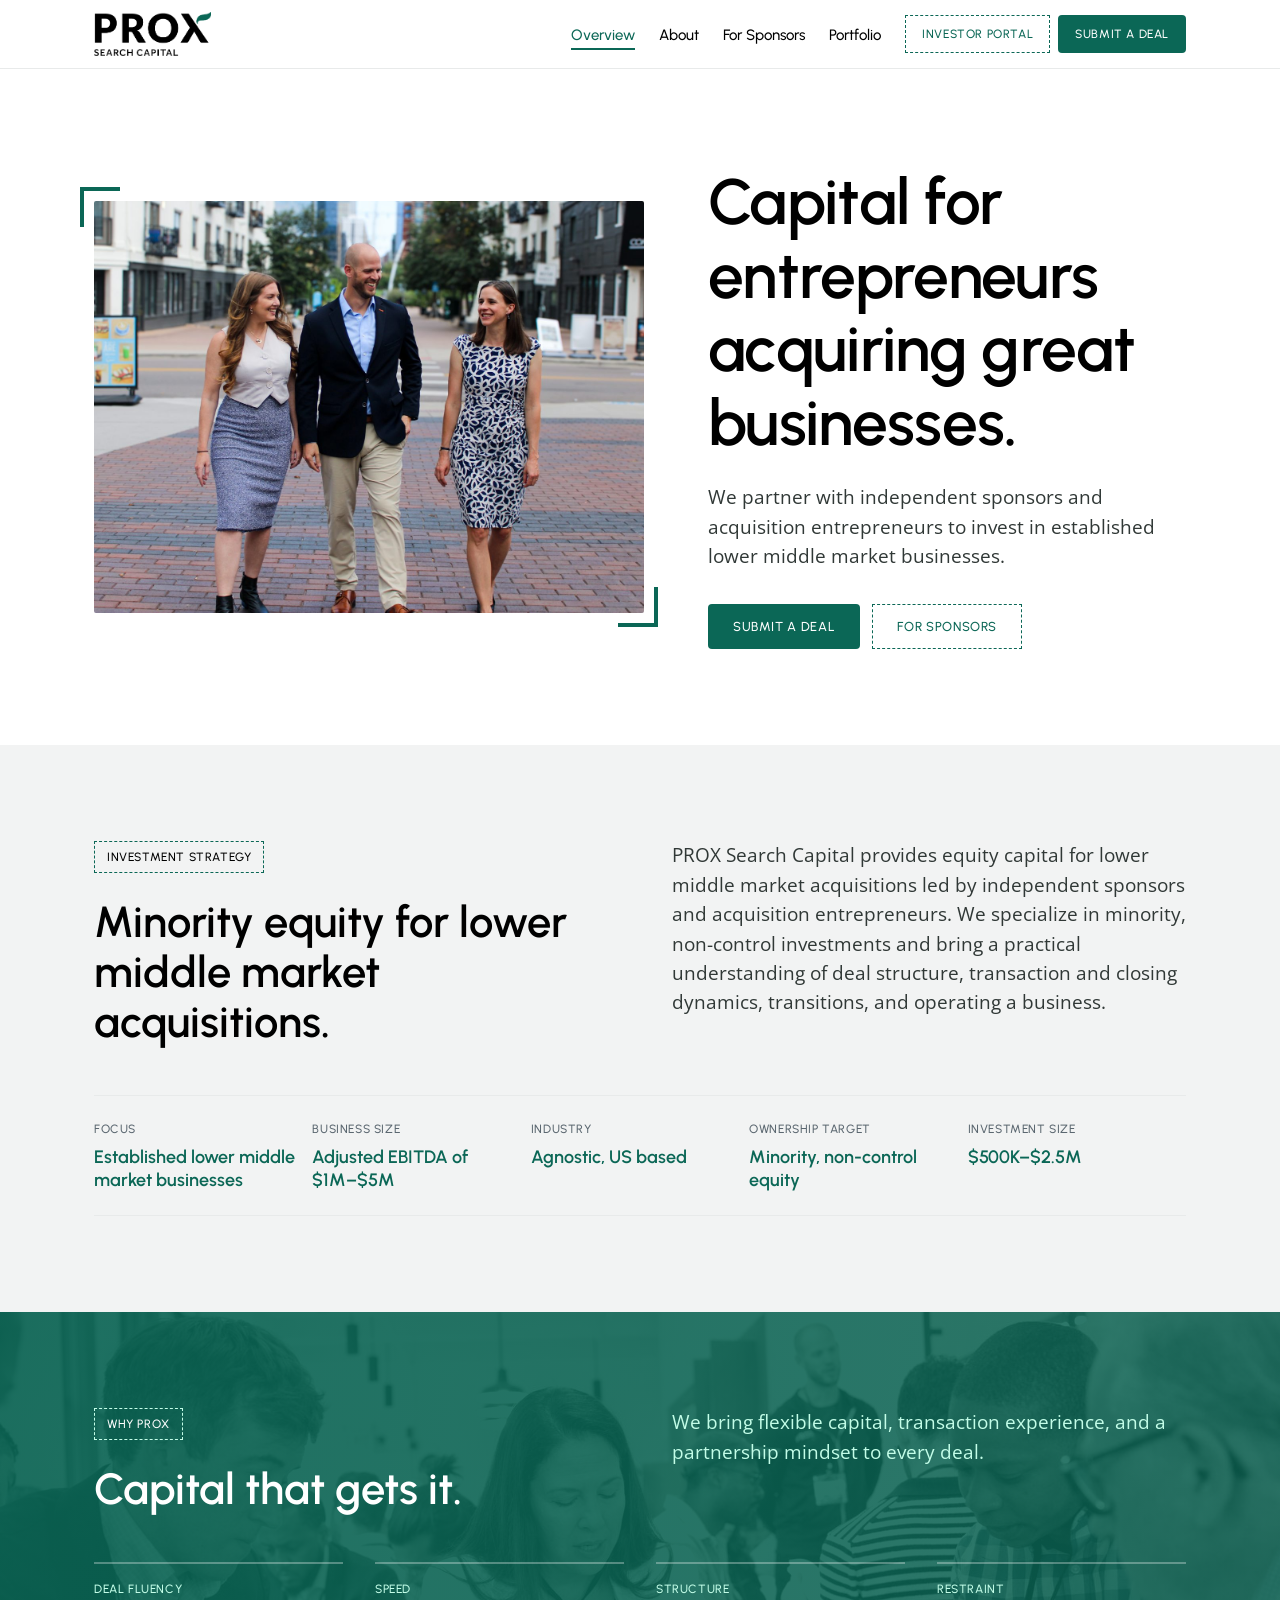
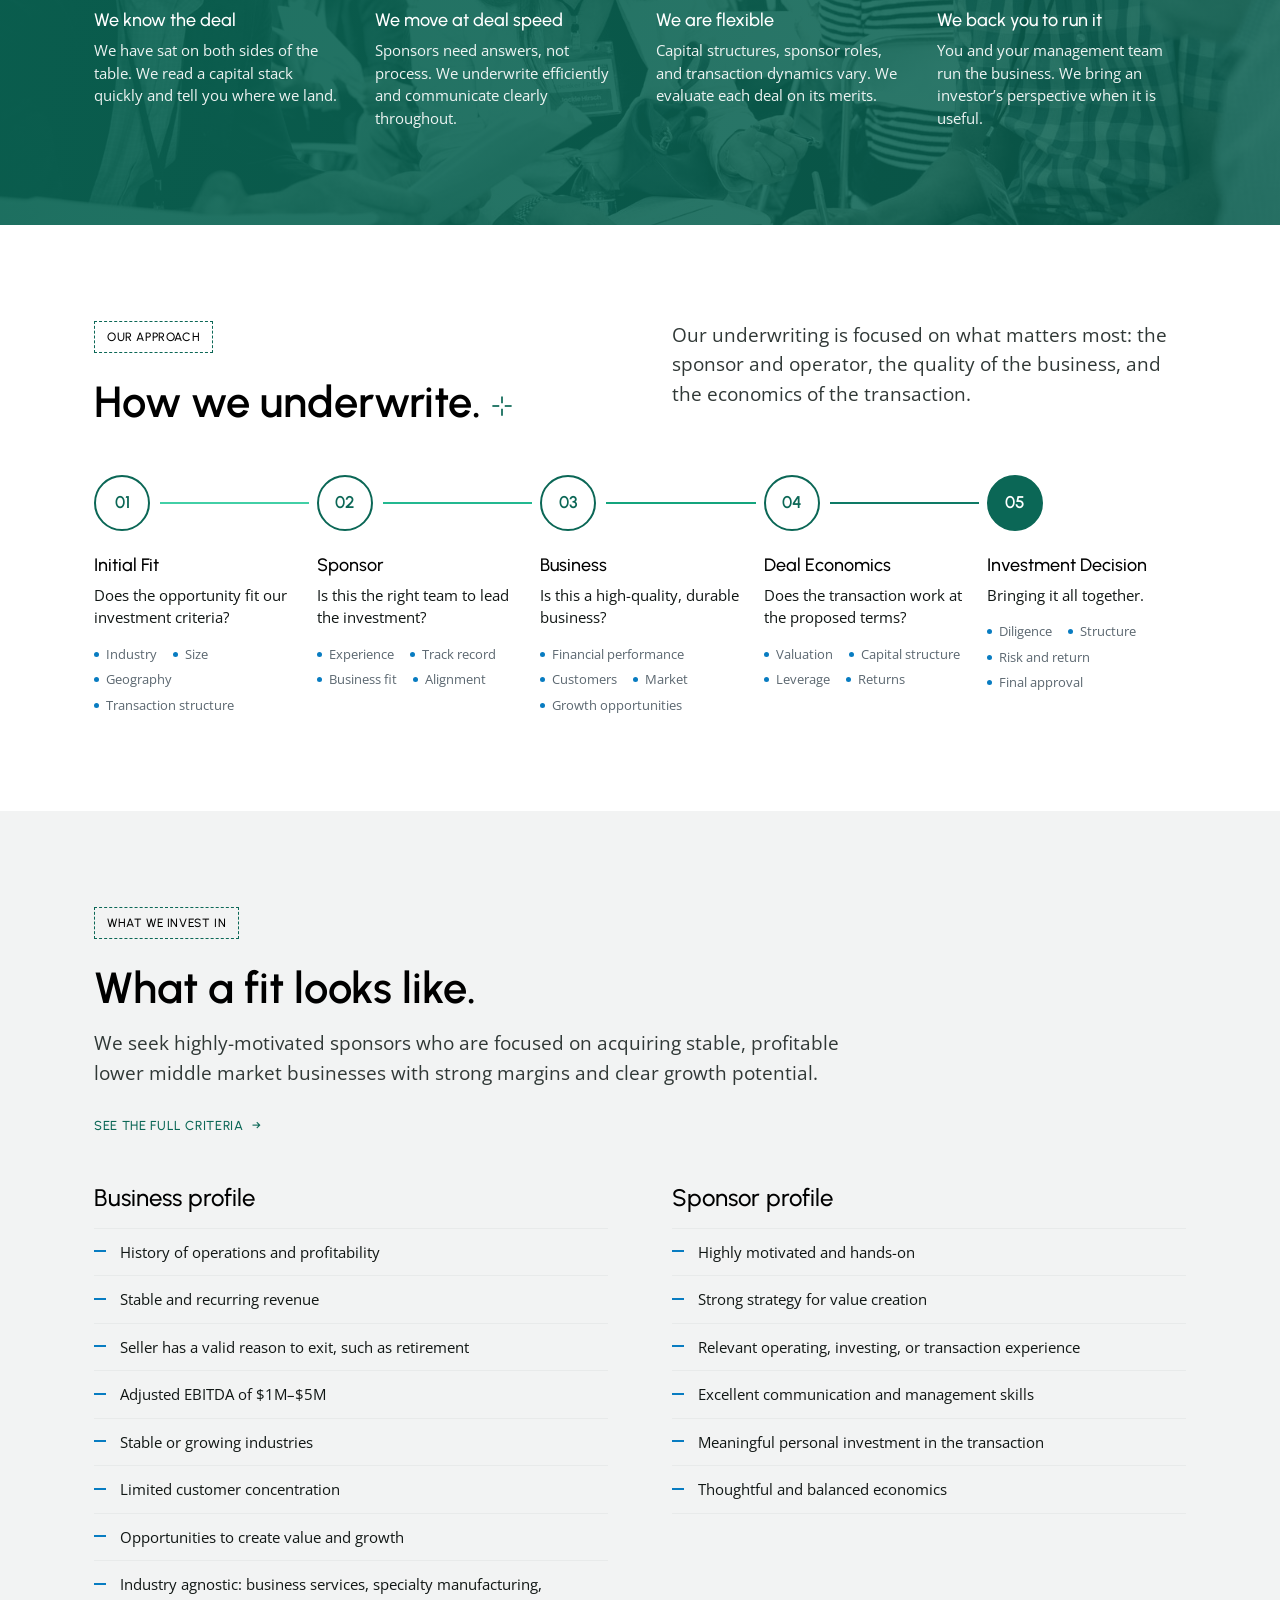
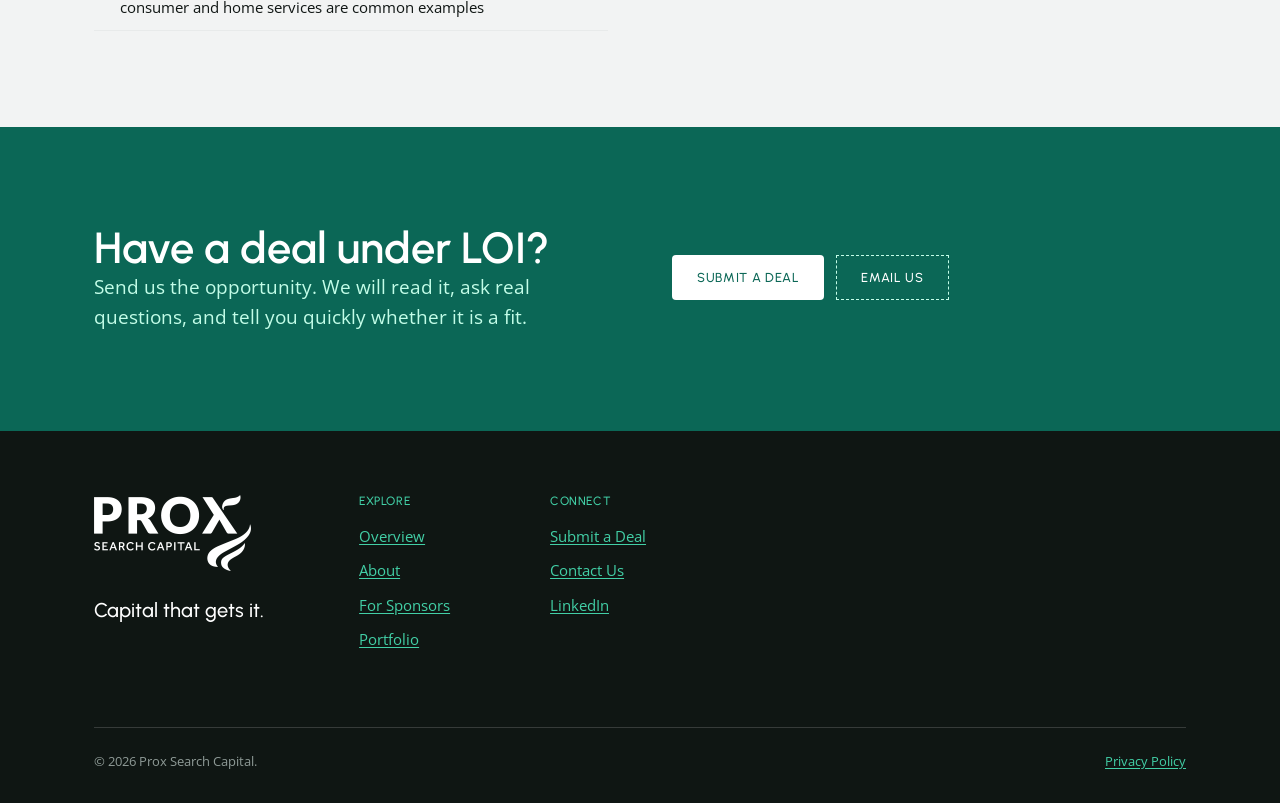
<file: index.html>
<!doctype html>
<html lang="en">
<head>
<meta charset="utf-8">
<meta name="viewport" content="width=device-width, initial-scale=1">
<meta name="color-scheme" content="light">
<title>Prox Search Capital — Capital for Entrepreneurs Acquiring Great Businesses</title>
<meta name="description" content="Prox Search Capital provides minority equity capital for lower middle market acquisitions led by independent sponsors and acquisition entrepreneurs.">
<link rel="icon" href="favicon.ico" sizes="any">
<link rel="icon" type="image/png" sizes="32x32" href="assets/logos/favicon-32.png">
<link rel="icon" type="image/png" sizes="16x16" href="assets/logos/favicon-16.png">
<link rel="apple-touch-icon" href="assets/logos/apple-touch-icon.png">
<link rel="preconnect" href="https://fonts.googleapis.com">
<link rel="preconnect" href="https://fonts.gstatic.com" crossorigin>
<link href="https://fonts.googleapis.com/css2?family=Urbanist:ital,wght@0,400;0,500;0,600;1,400;1,500;1,600&family=Open+Sans:ital,wght@0,400;0,600;1,400;1,600&display=swap" rel="stylesheet">
<link rel="stylesheet" href="css/tokens.css">
<link rel="stylesheet" href="css/site.css">
</head>
<body>
<a class="skip" href="#main">Skip to content</a>

<header class="site-header">
  <div class="wrap site-header__inner">
    <a class="site-header__logo" href="index.html" aria-label="Prox Search Capital — home">
      <img src="assets/logos/prox-primary-color.png" alt="Prox Search Capital" width="590" height="222">
    </a>
    <button class="nav-toggle" type="button" aria-expanded="false" aria-controls="site-nav">Menu</button>
    <nav class="site-nav" id="site-nav" aria-label="Primary">
      <ul>
          <li><a href="index.html" aria-current="page">Overview</a></li>
          <li><a href="about.html">About</a></li>
          <li><a href="for-sponsors.html">For Sponsors</a></li>
          <li><a href="portfolio.html">Portfolio</a></li>
          <li class="nav-mobile-only"><a href="submit.html">Submit a Deal</a></li>
          <li class="nav-mobile-only"><a href="https://valence.vectorais.com/login">Investor Portal</a></li>      </ul>
    </nav>
    <div class="site-header__actions">
      <a class="btn btn--bracket" href="https://valence.vectorais.com/login">Investor Portal</a>
      <a class="btn btn--primary" href="submit.html">Submit a Deal</a>
    </div>
  </div>
</header>

<main id="main">
  <!-- ===== Hero ===== -->
  <section class="hero">
    <div class="wrap">
      <div class="split split--wide-left">
        <div class="framed">
          <img src="assets/img/hero-team.jpg" alt="The Prox Search Capital team walking through downtown Denver" width="1380" height="1035">
        </div>
        <div>
          <h1>Capital for entrepreneurs acquiring great businesses.</h1>
          <p class="lead">We partner with independent sponsors and acquisition entrepreneurs to invest in established lower middle market businesses.</p>
          <div class="btn-row">
            <a class="btn btn--primary" href="submit.html">Submit a Deal</a>
            <a class="btn btn--bracket" href="for-sponsors.html">For Sponsors</a>
          </div>
        </div>
      </div>
    </div>
  </section>

  <!-- ===== Investment strategy ===== -->
  <section class="section section--gray">
    <div class="wrap">
      <div class="section-head section-head--split">
        <div>
          <span class="marker">Investment Strategy</span>
          <h2>Minority equity for lower middle market acquisitions.</h2>
        </div>
        <div class="section-head__body">
          <p class="lead">PROX Search Capital provides equity capital for lower middle market acquisitions led by independent sponsors and acquisition entrepreneurs. We specialize in minority, non-control investments and bring a practical understanding of deal structure, transaction and closing dynamics, transitions, and operating a business.</p>
        </div>
      </div>

      <dl class="facts">
        <div>
          <dt>Focus</dt>
          <dd>Established lower middle market businesses</dd>
        </div>
        <div>
          <dt>Business Size</dt>
          <dd>Adjusted EBITDA of $1M&ndash;$5M</dd>
        </div>
        <div>
          <dt>Industry</dt>
          <dd>Agnostic, US based</dd>
        </div>
        <div>
          <dt>Ownership Target</dt>
          <dd>Minority, non-control equity</dd>
        </div>
        <div>
          <dt>Investment Size</dt>
          <dd>$500K&ndash;$2.5M</dd>
        </div>
      </dl>
    </div>
  </section>

  <!-- ===== Capital that gets it, over the deal-workshop photo ===== -->
  <section class="photoband">
    <img class="photoband__img" src="assets/img/deal-workshop.jpg" alt="" aria-hidden="true" width="1600" height="1066" loading="lazy">
    <div class="wrap">
      <div class="section-head section-head--split">
        <div>
          <span class="marker">Why PROX</span>
          <h2>Capital that gets it.</h2>
        </div>
        <div class="section-head__body">
          <p class="lead">We bring flexible capital, transaction experience, and a partnership mindset to every deal.</p>
        </div>
      </div>

      <ul class="feature-list">
        <li>
          <span class="feature-list__idx">Deal fluency</span>
          <h4>We know the deal</h4>
          <p>We have sat on both sides of the table. We read a capital stack quickly and tell you where we land.</p>
        </li>
        <li>
          <span class="feature-list__idx">Speed</span>
          <h4>We move at deal speed</h4>
          <p>Sponsors need answers, not process. We underwrite efficiently and communicate clearly throughout.</p>
        </li>
        <li>
          <span class="feature-list__idx">Structure</span>
          <h4>We are flexible</h4>
          <p>Capital structures, sponsor roles, and transaction dynamics vary. We evaluate each deal on its merits.</p>
        </li>
        <li>
          <span class="feature-list__idx">Restraint</span>
          <h4>We back you to run it</h4>
          <p>You and your management team run the business. We bring an investor&rsquo;s perspective when it is useful.</p>
        </li>
      </ul>
    </div>
  </section>

  <!-- ===== Our approach ===== -->
  <section class="section">
    <div class="wrap">
      <div class="section-head section-head--split">
        <div>
          <span class="marker">Our Approach</span>
          <h2>How we underwrite.<svg class="crosshair" viewBox="0 0 64 64" fill="none" aria-hidden="true"><g stroke="#0B6756" stroke-width="5"><path d="M32 4 V24"/><path d="M32 40 V60"/><path d="M4 32 H24"/><path d="M40 32 H60"/></g></svg></h2>
        </div>
        <div class="section-head__body">
          <p class="lead">Our underwriting is focused on what matters most: the sponsor and operator, the quality of the business, and the economics of the transaction.</p>
        </div>
      </div>

      <ol class="process">
        <li class="process__step">
          <div class="process__node">01</div>
          <h4>Initial Fit</h4>
          <p>Does the opportunity fit our investment criteria?</p>
          <ul class="chips">
            <li>Industry</li><li>Size</li><li>Geography</li><li>Transaction structure</li>
          </ul>
        </li>
        <li class="process__step">
          <div class="process__node">02</div>
          <h4>Sponsor</h4>
          <p>Is this the right team to lead the investment?</p>
          <ul class="chips">
            <li>Experience</li><li>Track record</li><li>Business fit</li><li>Alignment</li>
          </ul>
        </li>
        <li class="process__step">
          <div class="process__node">03</div>
          <h4>Business</h4>
          <p>Is this a high-quality, durable business?</p>
          <ul class="chips">
            <li>Financial performance</li><li>Customers</li><li>Market</li><li>Growth opportunities</li>
          </ul>
        </li>
        <li class="process__step">
          <div class="process__node">04</div>
          <h4>Deal Economics</h4>
          <p>Does the transaction work at the proposed terms?</p>
          <ul class="chips">
            <li>Valuation</li><li>Capital structure</li><li>Leverage</li><li>Returns</li>
          </ul>
        </li>
        <li class="process__step">
          <div class="process__node process__node--final">05</div>
          <h4>Investment Decision</h4>
          <p>Bringing it all together.</p>
          <ul class="chips">
            <li>Diligence</li><li>Structure</li><li>Risk and return</li><li>Final approval</li>
          </ul>
        </li>
      </ol>
    </div>
  </section>

  <!-- ===== Investment criteria ===== -->
  <section class="section section--gray">
    <div class="wrap">
      <div class="section-head">
        <span class="marker">What We Invest In</span>
        <h2>What a fit looks like.</h2>
        <p class="lead">We seek highly-motivated sponsors who are focused on acquiring stable, profitable lower middle market businesses with strong margins and clear growth potential.</p>
        <p style="margin-top:var(--prox-5)"><a class="cta-text" href="for-sponsors.html#what-we-invest-in">See the full criteria</a></p>
      </div>

      <div class="split" style="align-items:start">
        <div>
          <h3 style="margin-bottom:var(--prox-4)">Business profile</h3>
          <ul class="rule-list">
            <li>History of operations and profitability</li>
            <li>Stable and recurring revenue</li>
            <li>Seller has a valid reason to exit, such as retirement</li>
            <li>Adjusted EBITDA of $1M&ndash;$5M</li>
            <li>Stable or growing industries</li>
            <li>Limited customer concentration</li>
            <li>Opportunities to create value and growth</li>
            <li>Industry agnostic: business services, specialty manufacturing, consumer and home services are common examples</li>
          </ul>
        </div>
        <div>
          <h3 style="margin-bottom:var(--prox-4)">Sponsor profile</h3>
          <ul class="rule-list">
            <li>Highly motivated and hands-on</li>
            <li>Strong strategy for value creation</li>
            <li>Relevant operating, investing, or transaction experience</li>
            <li>Excellent communication and management skills</li>
            <li>Meaningful personal investment in the transaction</li>
            <li>Thoughtful and balanced economics</li>
          </ul>
        </div>
      </div>
    </div>
  </section>

  <!-- ===== Closing CTA ===== -->
  <section class="section section--green">
    <div class="wrap">
      <div class="split">
        <div>
          <h2 style="color:#fff">Have a deal under LOI?</h2>
          <p class="lead" style="color:var(--prox-green-1100)">Send us the opportunity. We will read it, ask real questions, and tell you quickly whether it is a fit.</p>
        </div>
        <div class="btn-row">
          <a class="btn btn--primary" href="submit.html">Submit a Deal</a>
          <a class="btn btn--bracket" href="mailto:info@proxcapitalgroup.com">Email Us</a>
        </div>
      </div>
    </div>
  </section>
</main>

<footer class="site-footer">
  <div class="wrap">
    <div class="site-footer__top">
      <div>
        <div class="site-footer__logo">
          <img src="assets/logos/prox-stacked-white.png" alt="Prox Search Capital" width="628" height="304">
        </div>
        <p class="site-footer__tagline">Capital that gets it.</p>
      </div>
      <div>
        <h4>Explore</h4>
        <ul>
          <li><a href="index.html">Overview</a></li>
          <li><a href="about.html">About</a></li>
          <li><a href="for-sponsors.html">For Sponsors</a></li>
          <li><a href="portfolio.html">Portfolio</a></li>
        </ul>
      </div>
      <div>
        <h4>Connect</h4>
        <ul>
          <li><a href="submit.html">Submit a Deal</a></li>
          <li><a href="submit.html">Contact Us</a></li>
          <li><a href="https://www.linkedin.com/company/prox-search-capital/">LinkedIn</a></li>
        </ul>
      </div>
      <div class="site-footer__news">
        <div class="beehiiv-embed">
          <script async src="https://subscribe-forms.beehiiv.com/v3/loader.js" data-beehiiv-form="9998e3a9-7fa9-4e20-96c9-e28aa555a56b"></script>
        </div>
      </div>
    </div>
    <div class="site-footer__bottom">
      <span>&copy; 2026 Prox Search Capital.</span>
      <span><a href="privacy-policy.html">Privacy Policy</a></span>
    </div>
  </div>
</footer>

<script src="js/site.js"></script>
</body>
</html>
</file>
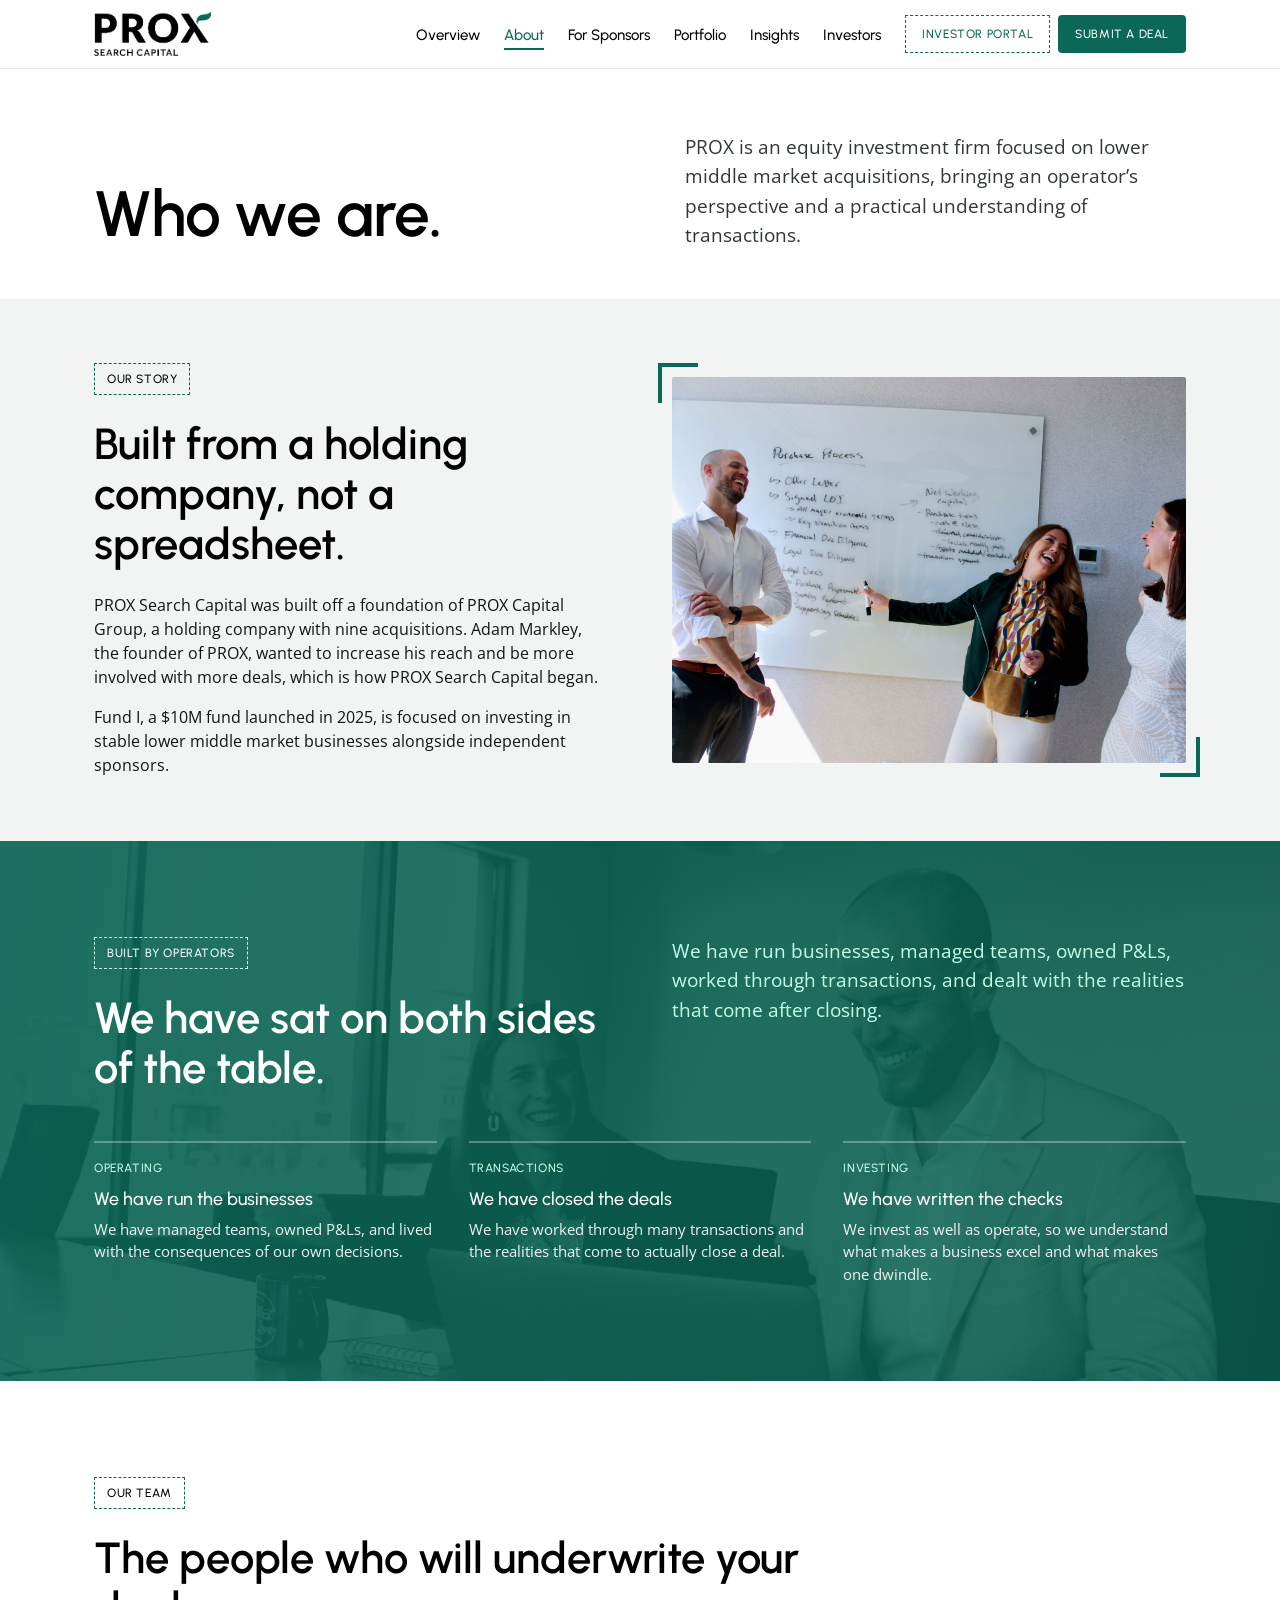
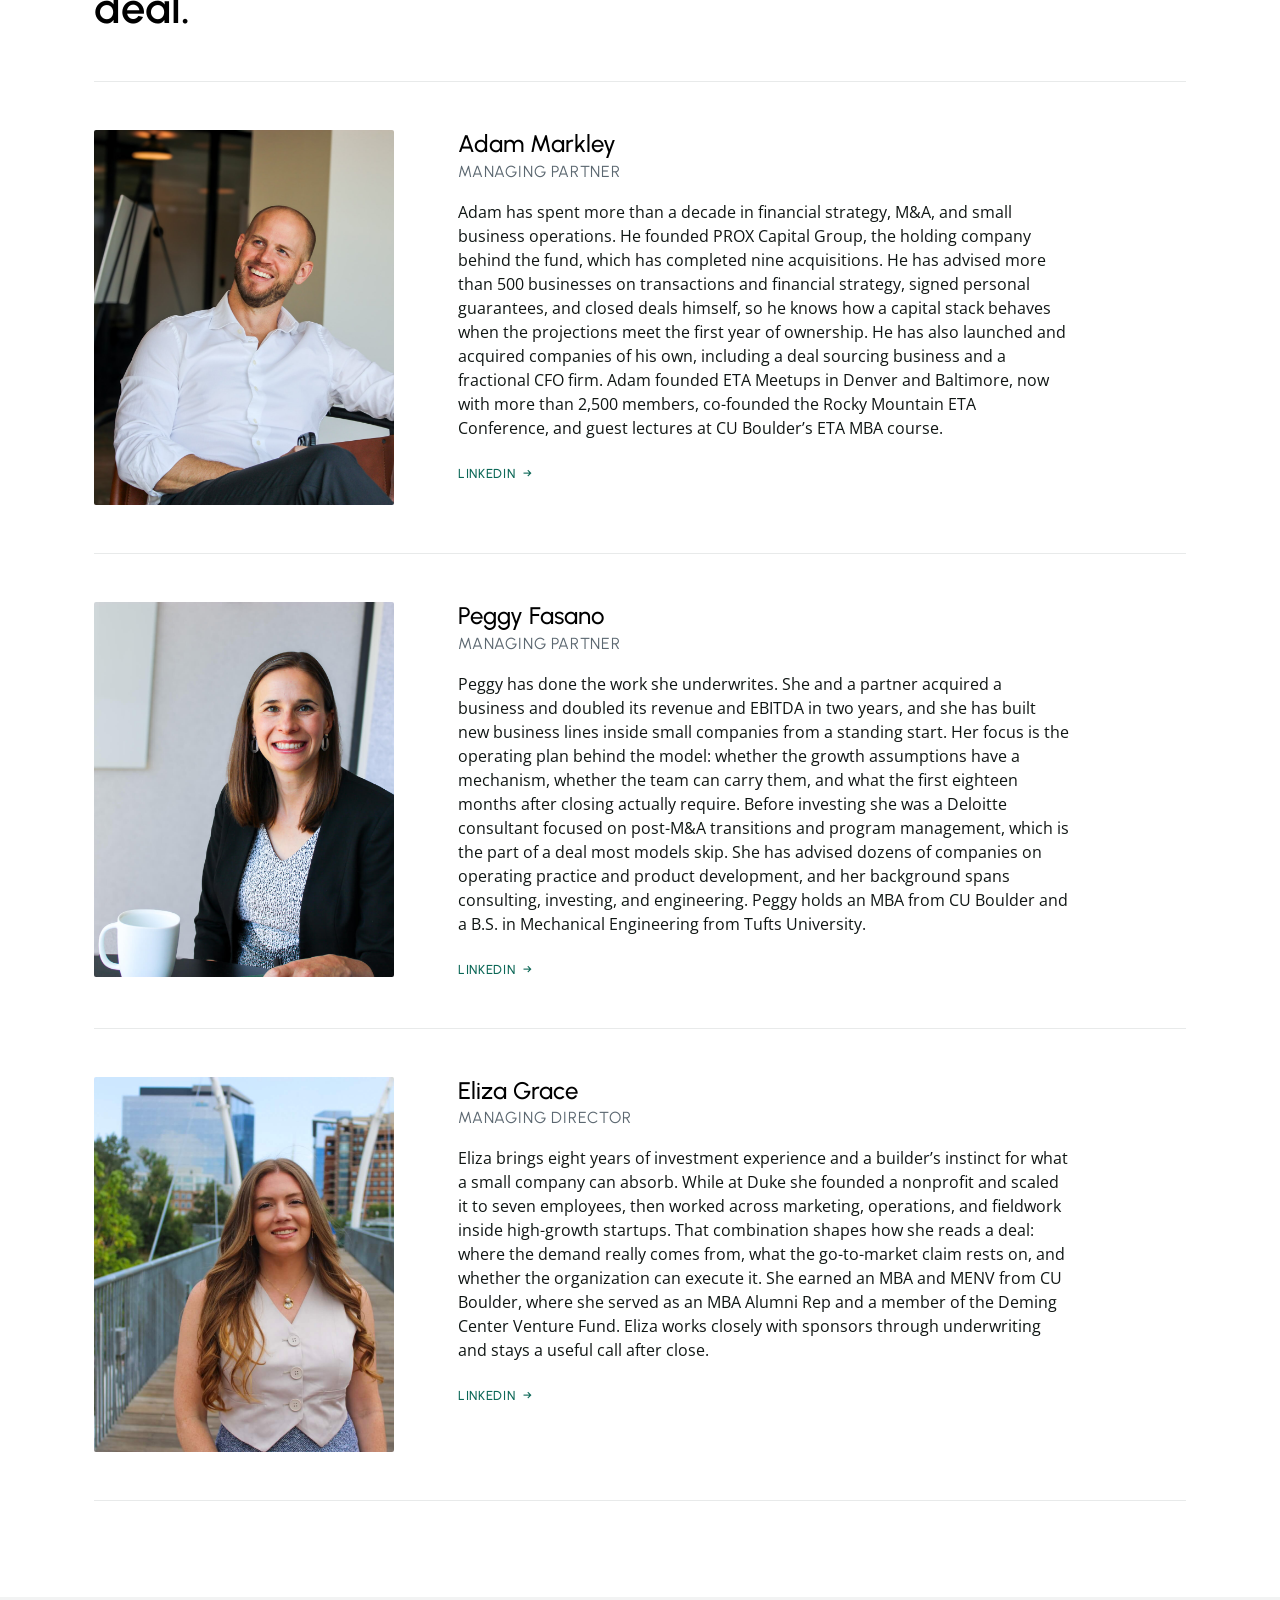
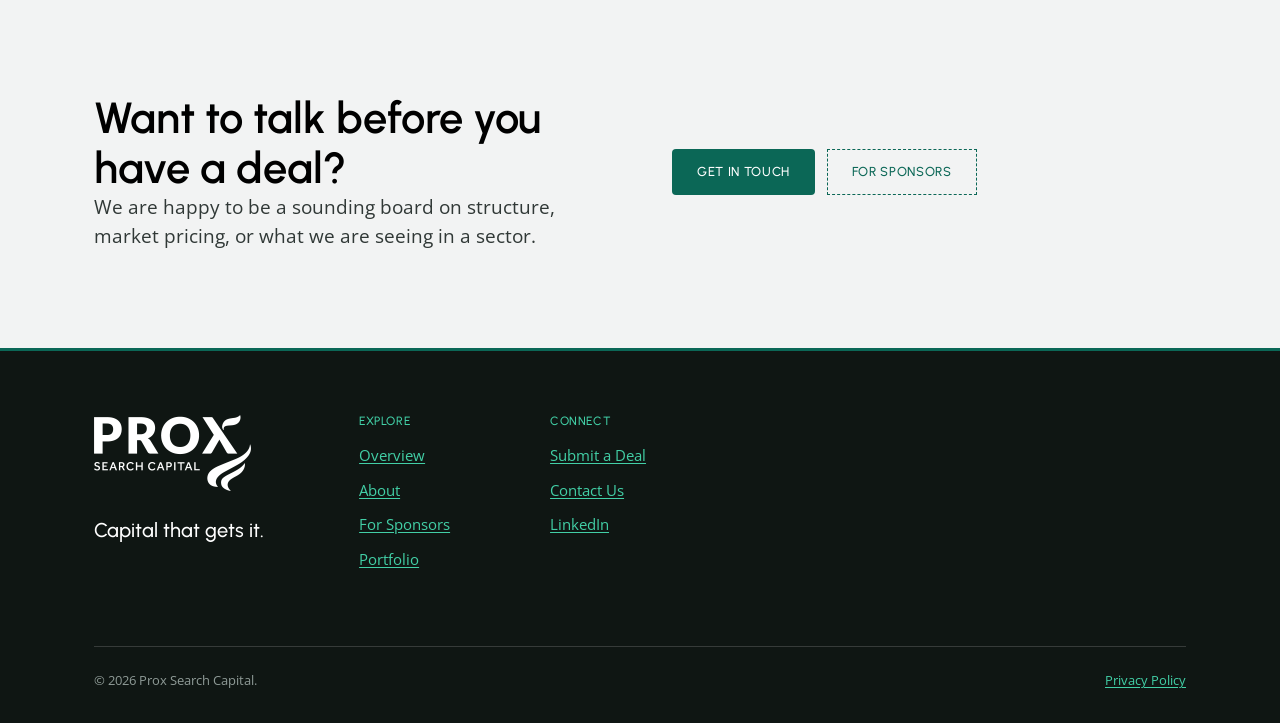
<file: about.html>
<!doctype html>
<html lang="en">
<head>
<meta charset="utf-8">
<meta name="viewport" content="width=device-width, initial-scale=1">
<meta name="color-scheme" content="light">
<title>About — Prox Search Capital</title>
<meta name="description" content="An equity investment firm focused on lower middle market acquisitions, bringing an operator's perspective and a practical understanding of transactions.">
<link rel="icon" href="favicon.ico" sizes="any">
<link rel="icon" type="image/png" sizes="32x32" href="assets/logos/favicon-32.png">
<link rel="icon" type="image/png" sizes="16x16" href="assets/logos/favicon-16.png">
<link rel="apple-touch-icon" href="assets/logos/apple-touch-icon.png">
<link rel="preconnect" href="https://fonts.googleapis.com">
<link rel="preconnect" href="https://fonts.gstatic.com" crossorigin>
<link href="https://fonts.googleapis.com/css2?family=Urbanist:ital,wght@0,400;0,500;0,600;1,400;1,500;1,600&family=Open+Sans:ital,wght@0,400;0,600;1,400;1,600&display=swap" rel="stylesheet">
<link rel="stylesheet" href="css/tokens.css">
<link rel="stylesheet" href="css/site.css">
</head>
<body>
<a class="skip" href="#main">Skip to content</a>

<header class="site-header">
  <div class="wrap site-header__inner">
    <a class="site-header__logo" href="index.html" aria-label="Prox Search Capital — home">
      <img src="assets/logos/prox-primary-color.png" alt="Prox Search Capital" width="590" height="222">
    </a>
    <button class="nav-toggle" type="button" aria-expanded="false" aria-controls="site-nav">Menu</button>
    <nav class="site-nav" id="site-nav" aria-label="Primary">
      <ul>
          <li><a href="index.html">Overview</a></li>
          <li><a href="about.html" aria-current="page">About</a></li>
          <li><a href="for-sponsors.html">For Sponsors</a></li>
          <li><a href="portfolio.html">Portfolio</a></li>
          <li><a href="insights.html">Insights</a></li>
          <li><a href="investors.html">Investors</a></li>
          <li class="nav-mobile-only"><a href="submit.html">Submit a Deal</a></li>
          <li class="nav-mobile-only"><a href="https://valence.vectorais.com/login">Investor Portal</a></li>      </ul>
    </nav>
    <div class="site-header__actions">
      <a class="btn btn--bracket" href="https://valence.vectorais.com/login">Investor Portal</a>
      <a class="btn btn--primary" href="submit.html">Submit a Deal</a>
    </div>
  </div>
</header>

<main id="main">
  <!-- ===== Page hero ===== -->
  <section class="page-hero">
    <div class="wrap">
      <div class="page-hero__grid">
        <div>
      <h1>Who we are.</h1>
        </div>
        <div>
      <p class="lead">PROX is an equity investment firm focused on lower middle market acquisitions, bringing an operator&rsquo;s perspective and a practical understanding of transactions.</p>
        </div>
      </div>
    </div>
  </section>

  <!-- ===== Our story ===== -->
  <section class="section section--tight section--gray">
    <div class="wrap">
      <div class="split">
        <div>
          <span class="marker">Our Story</span>
          <h2>Built from a holding company, not a spreadsheet.</h2>
          <p style="margin-top:var(--prox-5)">PROX Search Capital was built off a foundation of PROX Capital Group, a holding company with nine acquisitions. Adam Markley, the founder of PROX, wanted to increase his reach and be more involved with more deals, which is how PROX Search Capital began.</p>
          <p>Fund I, a $10M fund launched in 2025, is focused on investing in stable lower middle market businesses alongside independent sponsors.</p>
        </div>
        <div class="framed">
          <img src="assets/img/whiteboard.jpg" alt="The PROX team working through a purchase process on a whiteboard" width="2048" height="1365">
        </div>
      </div>
    </div>
  </section>

  <!-- ===== Built by operators, over the partners photo ===== -->
  <section class="photoband">
    <img class="photoband__img" src="assets/img/built-by-operators.jpg" alt="" aria-hidden="true" width="1800" height="1200" loading="lazy">
    <div class="wrap">
      <div class="section-head section-head--split">
        <div>
          <span class="marker">Built by Operators</span>
          <h2>We have sat on both sides of the table.</h2>
        </div>
        <div class="section-head__body">
          <p class="lead">We have run businesses, managed teams, owned P&amp;Ls, worked through transactions, and dealt with the realities that come after closing.</p>
        </div>
      </div>
      <ul class="feature-list feature-list--3">
        <li>
          <span class="feature-list__idx">Operating</span>
          <h4>We have run the businesses</h4>
          <p>We have managed teams, owned P&amp;Ls, and lived with the consequences of our own decisions.</p>
        </li>
        <li>
          <span class="feature-list__idx">Transactions</span>
          <h4>We have closed the deals</h4>
          <p>We have worked through many transactions and the realities that come to actually close a deal.</p>
        </li>
        <li>
          <span class="feature-list__idx">Investing</span>
          <h4>We have written the checks</h4>
          <p>We invest as well as operate, so we understand what makes a business excel and what makes one dwindle.</p>
        </li>
      </ul>
    </div>
  </section>

  <!-- ===== Team ===== -->
  <section class="section">
    <div class="wrap">
      <div class="section-head">
        <span class="marker">Our Team</span>
        <h2>The people who will underwrite your deal.</h2>
      </div>

      <div class="team">
        <article class="bio">
          <div class="bio__photo"><img src="assets/img/adam-headshot.jpg" alt="Adam Markley" width="1200" height="1500"></div>
          <div class="bio__body">
          <h3>Adam Markley</h3>
          <p class="bio__role">Managing Partner</p>
          <p>Adam has spent more than a decade in financial strategy, M&amp;A, and small business operations. He founded PROX Capital Group, the holding company behind the fund, which has completed nine acquisitions. He has advised more than 500 businesses on transactions and financial strategy, signed personal guarantees, and closed deals himself, so he knows how a capital stack behaves when the projections meet the first year of ownership. He has also launched and acquired companies of his own, including a deal sourcing business and a fractional CFO firm. Adam founded ETA Meetups in Denver and Baltimore, now with more than 2,500 members, co-founded the Rocky Mountain ETA Conference, and guest lectures at CU Boulder&rsquo;s ETA MBA course.</p>
          <a class="cta-text" href="https://www.linkedin.com/in/adammarkley">LinkedIn</a>
          </div>
        </article>

        <article class="bio">
          <div class="bio__photo"><img src="assets/img/peggy-headshot.jpg" alt="Peggy Fasano" width="1200" height="1500"></div>
          <div class="bio__body">
          <h3>Peggy Fasano</h3>
          <p class="bio__role">Managing Partner</p>
          <p>Peggy has done the work she underwrites. She and a partner acquired a business and doubled its revenue and EBITDA in two years, and she has built new business lines inside small companies from a standing start. Her focus is the operating plan behind the model: whether the growth assumptions have a mechanism, whether the team can carry them, and what the first eighteen months after closing actually require. Before investing she was a Deloitte consultant focused on post-M&amp;A transitions and program management, which is the part of a deal most models skip. She has advised dozens of companies on operating practice and product development, and her background spans consulting, investing, and engineering. Peggy holds an MBA from CU Boulder and a B.S. in Mechanical Engineering from Tufts University.</p>
          <a class="cta-text" href="https://www.linkedin.com/in/peggyfasano">LinkedIn</a>
          </div>
        </article>

        <article class="bio">
          <div class="bio__photo"><img src="assets/img/eliza-headshot.jpg" alt="Eliza Grace" width="1200" height="1500"></div>
          <div class="bio__body">
          <h3>Eliza Grace</h3>
          <p class="bio__role">Managing Director</p>
          <p>Eliza brings eight years of investment experience and a builder&rsquo;s instinct for what a small company can absorb. While at Duke she founded a nonprofit and scaled it to seven employees, then worked across marketing, operations, and fieldwork inside high-growth startups. That combination shapes how she reads a deal: where the demand really comes from, what the go-to-market claim rests on, and whether the organization can execute it. She earned an MBA and MENV from CU Boulder, where she served as an MBA Alumni Rep and a member of the Deming Center Venture Fund. Eliza works closely with sponsors through underwriting and stays a useful call after close.</p>
          <a class="cta-text" href="https://www.linkedin.com/in/elizagrace/">LinkedIn</a>
          </div>
        </article>
      </div>
    </div>
  </section>

  <!-- ===== Closing CTA ===== -->
  <section class="section section--gray">
    <div class="wrap">
      <div class="split">
        <div>
          <h2>Want to talk before you have a deal?</h2>
          <p class="lead">We are happy to be a sounding board on structure, market pricing, or what we are seeing in a sector.</p>
        </div>
        <div class="btn-row">
          <a class="btn btn--primary" href="submit.html">Get in Touch</a>
          <a class="btn btn--bracket" href="for-sponsors.html">For Sponsors</a>
        </div>
      </div>
    </div>
  </section>
</main>

<footer class="site-footer">
  <div class="wrap">
    <div class="site-footer__top">
      <div>
        <div class="site-footer__logo">
          <img src="assets/logos/prox-stacked-white.png" alt="Prox Search Capital" width="628" height="304">
        </div>
        <p class="site-footer__tagline">Capital that gets it.</p>
      </div>
      <div>
        <h4>Explore</h4>
        <ul>
          <li><a href="index.html">Overview</a></li>
          <li><a href="about.html">About</a></li>
          <li><a href="for-sponsors.html">For Sponsors</a></li>
          <li><a href="portfolio.html">Portfolio</a></li>
        </ul>
      </div>
      <div>
        <h4>Connect</h4>
        <ul>
          <li><a href="submit.html">Submit a Deal</a></li>
          <li><a href="submit.html">Contact Us</a></li>
          <li><a href="https://www.linkedin.com/company/prox-search-capital/">LinkedIn</a></li>
        </ul>
      </div>
      <div class="site-footer__news">
        <div class="beehiiv-embed">
          <script async src="https://subscribe-forms.beehiiv.com/v3/loader.js" data-beehiiv-form="9998e3a9-7fa9-4e20-96c9-e28aa555a56b"></script>
        </div>
      </div>
    </div>
    <div class="site-footer__bottom">
      <span>&copy; 2026 Prox Search Capital.</span>
      <span><a href="privacy-policy.html">Privacy Policy</a></span>
    </div>
  </div>
</footer>

<script src="js/site.js"></script>
</body>
</html>
</file>
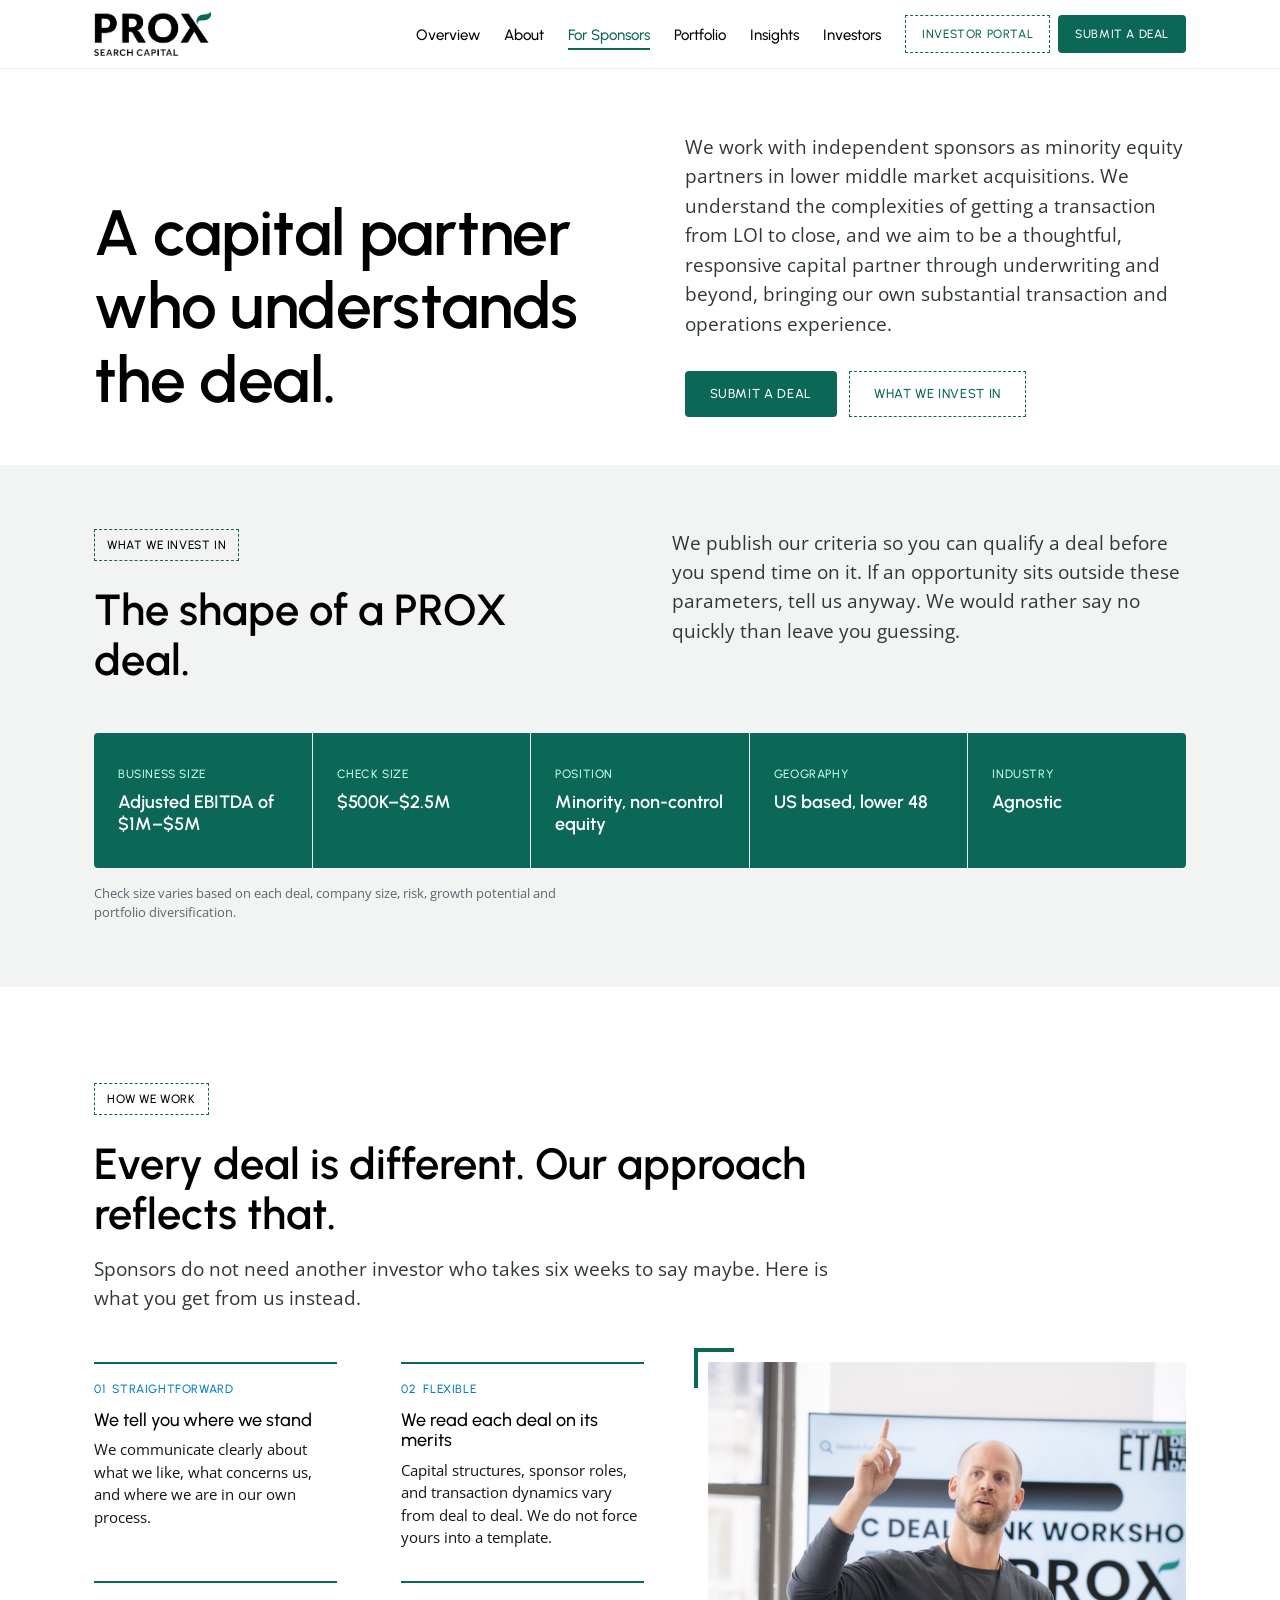
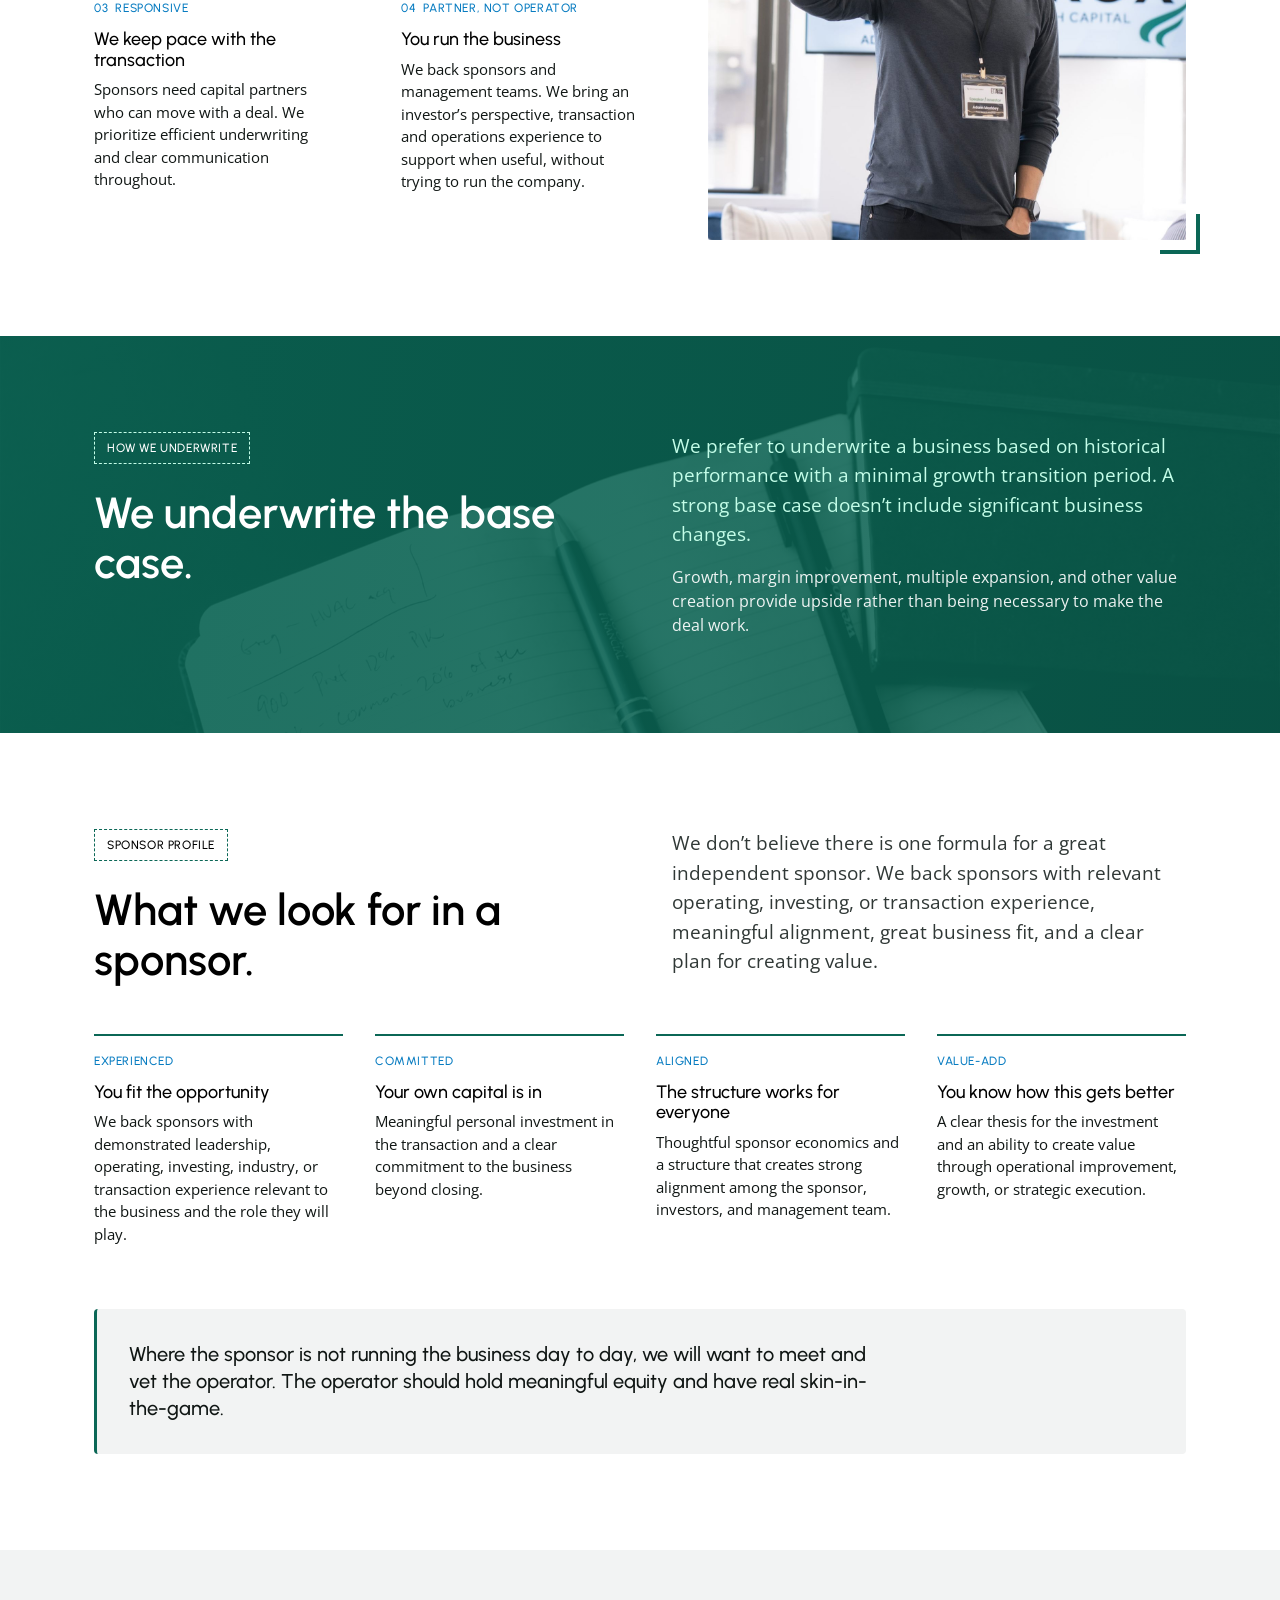
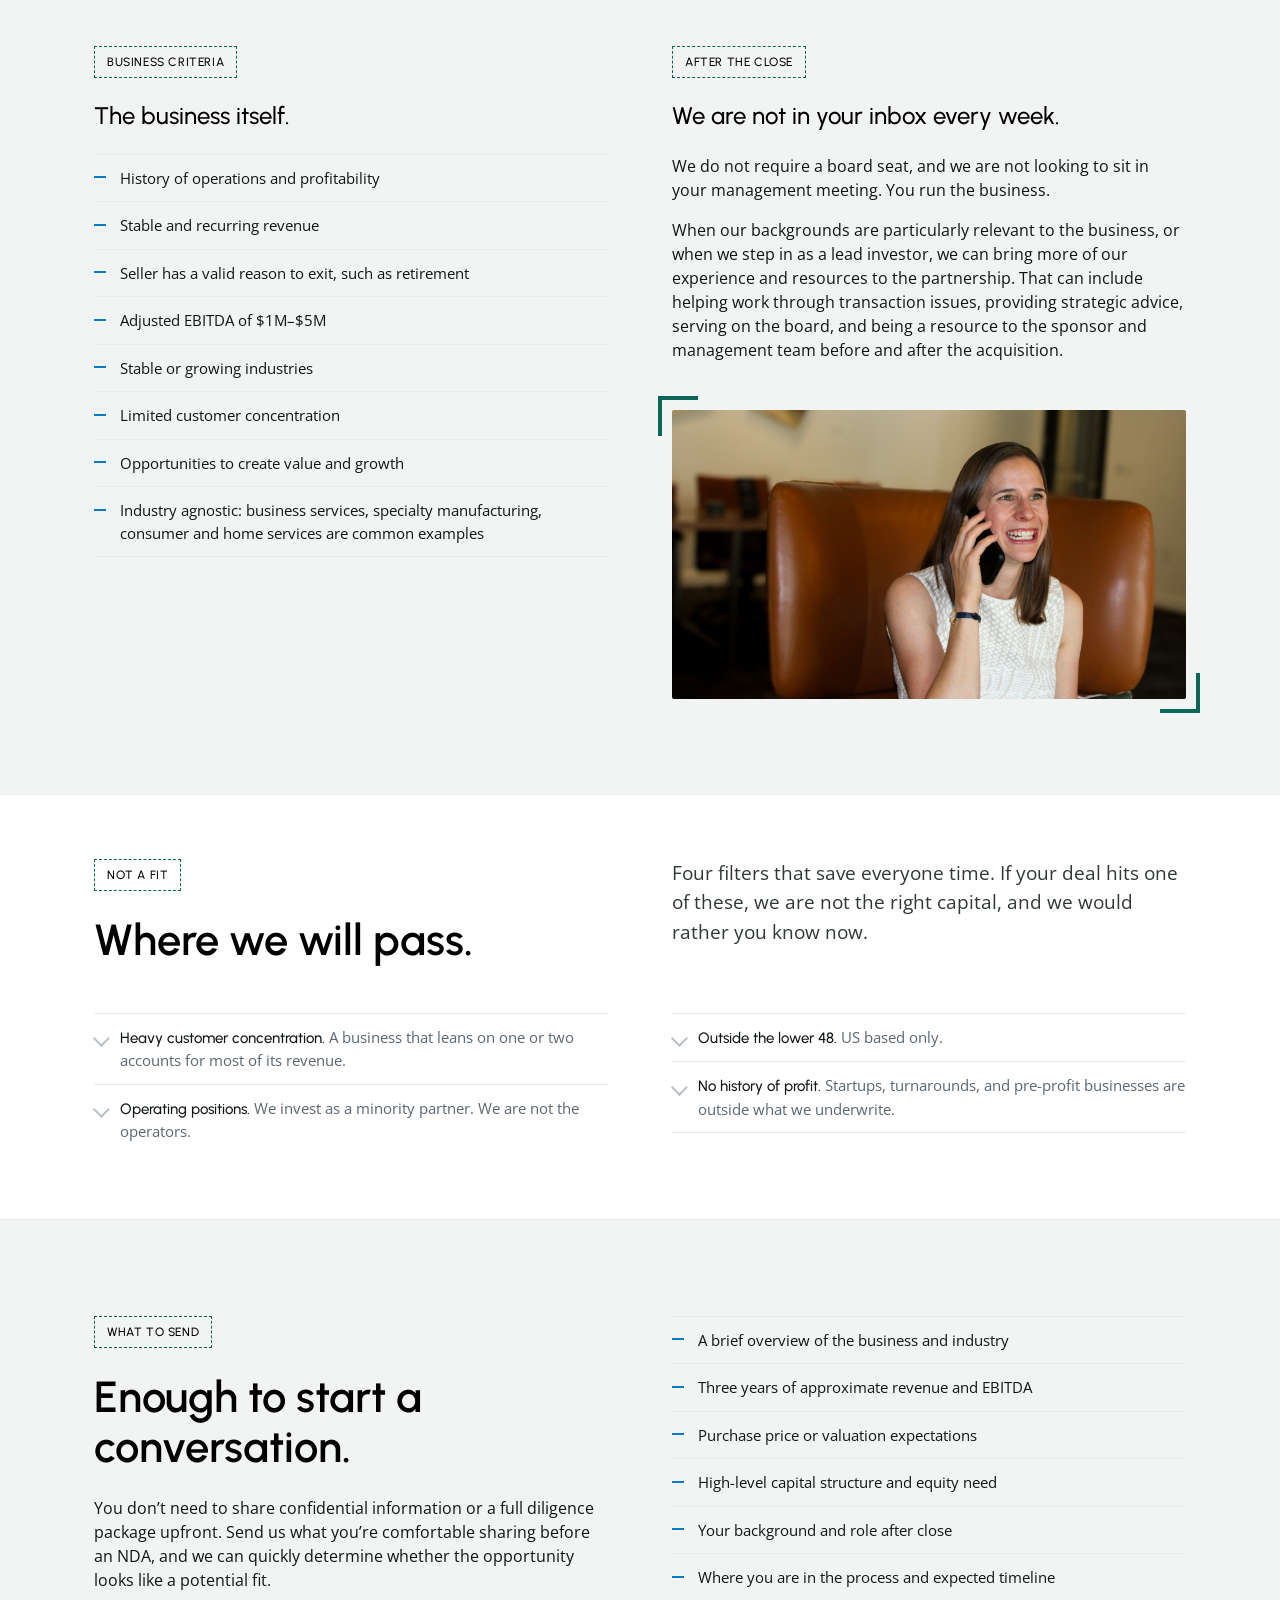
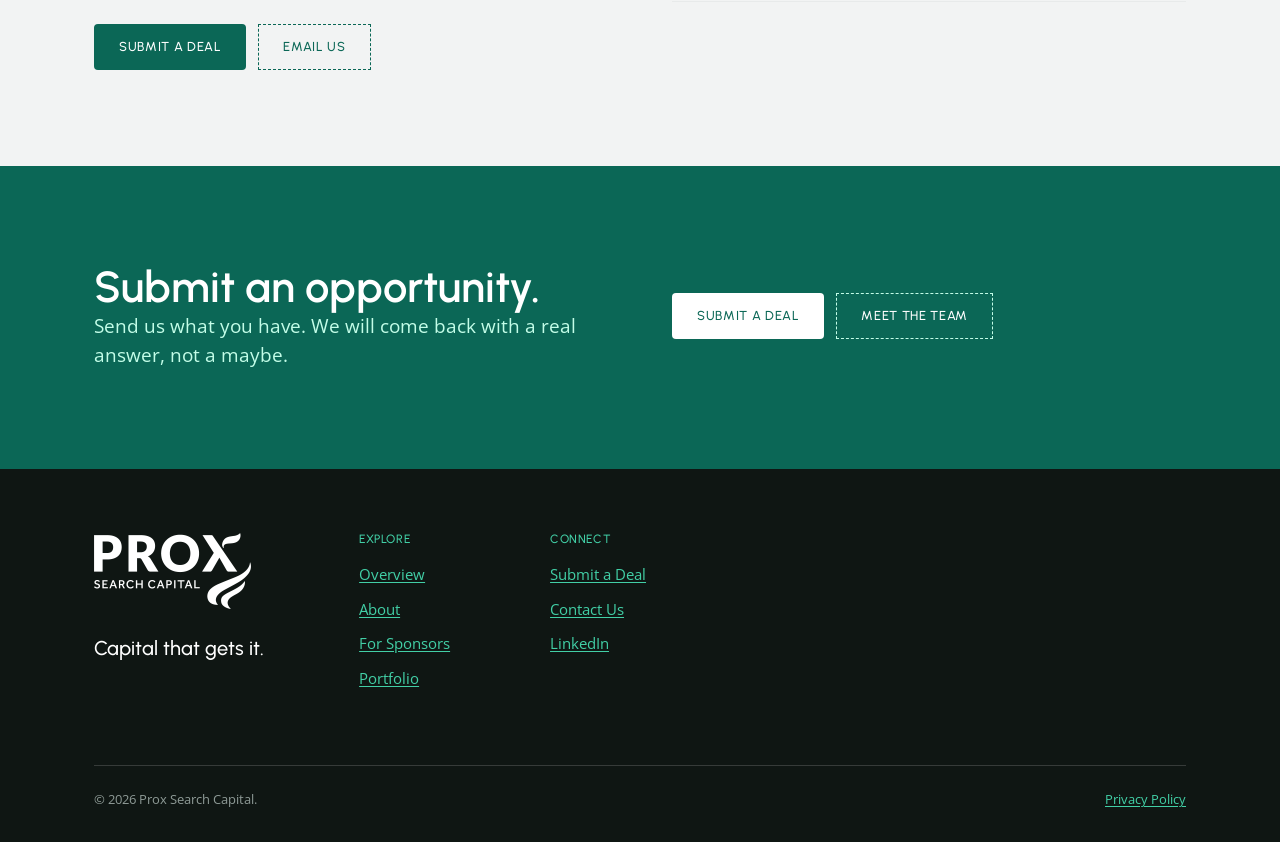
<file: for-sponsors.html>
<!doctype html>
<html lang="en">
<head>
<meta charset="utf-8">
<meta name="viewport" content="width=device-width, initial-scale=1">
<meta name="color-scheme" content="light">
<title>For Sponsors — Prox Search Capital</title>
<meta name="description" content="Minority equity for independent sponsors: $1M–$5M EBITDA, $500K–$2.5M checks, US based. What we invest in, how we underwrite, and what to send.">
<link rel="icon" href="favicon.ico" sizes="any">
<link rel="icon" type="image/png" sizes="32x32" href="assets/logos/favicon-32.png">
<link rel="icon" type="image/png" sizes="16x16" href="assets/logos/favicon-16.png">
<link rel="apple-touch-icon" href="assets/logos/apple-touch-icon.png">
<link rel="preconnect" href="https://fonts.googleapis.com">
<link rel="preconnect" href="https://fonts.gstatic.com" crossorigin>
<link href="https://fonts.googleapis.com/css2?family=Urbanist:ital,wght@0,400;0,500;0,600;1,400;1,500;1,600&family=Open+Sans:ital,wght@0,400;0,600;1,400;1,600&display=swap" rel="stylesheet">
<link rel="stylesheet" href="css/tokens.css">
<link rel="stylesheet" href="css/site.css">
</head>
<body>
<a class="skip" href="#main">Skip to content</a>

<header class="site-header">
  <div class="wrap site-header__inner">
    <a class="site-header__logo" href="index.html" aria-label="Prox Search Capital — home">
      <img src="assets/logos/prox-primary-color.png" alt="Prox Search Capital" width="590" height="222">
    </a>
    <button class="nav-toggle" type="button" aria-expanded="false" aria-controls="site-nav">Menu</button>
    <nav class="site-nav" id="site-nav" aria-label="Primary">
      <ul>
          <li><a href="index.html">Overview</a></li>
          <li><a href="about.html">About</a></li>
          <li><a href="for-sponsors.html" aria-current="page">For Sponsors</a></li>
          <li><a href="portfolio.html">Portfolio</a></li>
          <li><a href="insights.html">Insights</a></li>
          <li><a href="investors.html">Investors</a></li>
          <li class="nav-mobile-only"><a href="submit.html">Submit a Deal</a></li>
          <li class="nav-mobile-only"><a href="https://valence.vectorais.com/login">Investor Portal</a></li>      </ul>
    </nav>
    <div class="site-header__actions">
      <a class="btn btn--bracket" href="https://valence.vectorais.com/login">Investor Portal</a>
      <a class="btn btn--primary" href="submit.html">Submit a Deal</a>
    </div>
  </div>
</header>

<main id="main">
  <!-- ===== Page hero ===== -->
  <section class="page-hero">
    <div class="wrap">
      <div class="page-hero__grid">
        <div>
      <h1>A capital partner who understands the deal.</h1>
        </div>
        <div>
      <p class="lead">We work with independent sponsors as minority equity partners in lower middle market acquisitions. We understand the complexities of getting a transaction from LOI to close, and we aim to be a thoughtful, responsive capital partner through underwriting and beyond, bringing our own substantial transaction and operations experience.</p>
      <div class="btn-row" style="margin-top:var(--prox-6)">
        <a class="btn btn--primary" href="submit.html">Submit a Deal</a>
        <a class="btn btn--bracket" href="#what-we-invest-in">What We Invest In</a>
      </div>
        </div>
      </div>
    </div>
  </section>

  <!-- ===== At a glance ===== -->
  <section class="section section--tight section--gray" id="what-we-invest-in">
    <div class="wrap">
      <div class="section-head section-head--split">
        <div>
          <span class="marker">What We Invest In</span>
          <h2>The shape of a PROX deal.</h2>
        </div>
        <div class="section-head__body">
          <p class="lead">We publish our criteria so you can qualify a deal before you spend time on it. If an opportunity sits outside these parameters, tell us anyway. We would rather say no quickly than leave you guessing.</p>
        </div>
      </div>

      <dl class="facts facts--filled">
        <div>
          <dt>Business Size</dt>
          <dd>Adjusted EBITDA of $1M&ndash;$5M</dd>
        </div>
        <div>
          <dt>Check Size</dt>
          <dd>$500K&ndash;$2.5M</dd>
        </div>
        <div>
          <dt>Position</dt>
          <dd>Minority, non-control equity</dd>
        </div>
        <div>
          <dt>Geography</dt>
          <dd>US based, lower 48</dd>
        </div>
        <div>
          <dt>Industry</dt>
          <dd>Agnostic</dd>
        </div>
      </dl>
      <p class="caption" style="margin-top:var(--prox-4)">Check size varies based on each deal, company size, risk, growth potential and portfolio diversification.</p>
    </div>
  </section>

  <!-- ===== How we work ===== -->
  <section class="section">
    <div class="wrap">
      <div class="section-head">
        <span class="marker">How We Work</span>
        <h2>Every deal is different. Our approach reflects that.</h2>
        <p class="lead">Sponsors do not need another investor who takes six weeks to say maybe. Here is what you get from us instead.</p>
      </div>

      <div class="split split--wide-left" style="align-items:start">
        <ul class="feature-list feature-list--2">
          <li>
            <span class="feature-list__idx">01 &nbsp;Straightforward</span>
            <h4>We tell you where we stand</h4>
            <p>We communicate clearly about what we like, what concerns us, and where we are in our own process.</p>
          </li>
          <li>
            <span class="feature-list__idx">02 &nbsp;Flexible</span>
            <h4>We read each deal on its merits</h4>
            <p>Capital structures, sponsor roles, and transaction dynamics vary from deal to deal. We do not force yours into a template.</p>
          </li>
          <li>
            <span class="feature-list__idx">03 &nbsp;Responsive</span>
            <h4>We keep pace with the transaction</h4>
            <p>Sponsors need capital partners who can move with a deal. We prioritize efficient underwriting and clear communication throughout.</p>
          </li>
          <li>
            <span class="feature-list__idx">04 &nbsp;Partner, not operator</span>
            <h4>You run the business</h4>
            <p>We back sponsors and management teams. We bring an investor&rsquo;s perspective, transaction and operations experience to support when useful, without trying to run the company.</p>
          </li>
        </ul>
        <div class="framed framed--square">
          <img src="assets/img/adam-speaking.jpg" alt="Adam Markley presenting at a PROX deal workshop" width="1400" height="1400" loading="lazy">
        </div>
      </div>
    </div>
  </section>

  <!-- ===== Base case, over the deal-notes photo ===== -->
  <section class="photoband">
    <img class="photoband__img" src="assets/img/deal-notes.jpg" alt="" aria-hidden="true" width="1800" height="1200" loading="lazy">
    <div class="wrap">
      <div class="section-head section-head--split" style="margin-bottom:0">
        <div>
          <span class="marker">How We Underwrite</span>
          <h2>We underwrite the base case.</h2>
        </div>
        <div class="section-head__body">
          <p class="lead">We prefer to underwrite a business based on historical performance with a minimal growth transition period. A strong base case doesn&rsquo;t include significant business changes.</p>
          <p>Growth, margin improvement, multiple expansion, and other value creation provide upside rather than being necessary to make the deal work.</p>
        </div>
      </div>
    </div>
  </section>

  <!-- ===== Sponsor profile ===== -->
  <section class="section">
    <div class="wrap">
      <div class="section-head section-head--split">
        <div>
          <span class="marker">Sponsor Profile</span>
          <h2>What we look for in a sponsor.</h2>
        </div>
        <div class="section-head__body">
          <p class="lead">We don&rsquo;t believe there is one formula for a great independent sponsor. We back sponsors with relevant operating, investing, or transaction experience, meaningful alignment, great business fit, and a clear plan for creating value.</p>
        </div>
      </div>

      <ul class="feature-list">
        <li>
          <span class="feature-list__idx">Experienced</span>
          <h4>You fit the opportunity</h4>
          <p>We back sponsors with demonstrated leadership, operating, investing, industry, or transaction experience relevant to the business and the role they will play.</p>
        </li>
        <li>
          <span class="feature-list__idx">Committed</span>
          <h4>Your own capital is in</h4>
          <p>Meaningful personal investment in the transaction and a clear commitment to the business beyond closing.</p>
        </li>
        <li>
          <span class="feature-list__idx">Aligned</span>
          <h4>The structure works for everyone</h4>
          <p>Thoughtful sponsor economics and a structure that creates strong alignment among the sponsor, investors, and management team.</p>
        </li>
        <li>
          <span class="feature-list__idx">Value-Add</span>
          <h4>You know how this gets better</h4>
          <p>A clear thesis for the investment and an ability to create value through operational improvement, growth, or strategic execution.</p>
        </li>
      </ul>

      <div class="callout" style="margin-top:var(--prox-8)">
        <p>Where the sponsor is not running the business day to day, we will want to meet and vet the operator. The operator should hold meaningful equity and have real skin-in-the-game.</p>
      </div>
    </div>
  </section>

  <!-- ===== Business criteria + after the close ===== -->
  <section class="section section--gray">
    <div class="wrap">
      <div class="split" style="align-items:start">
        <div>
          <span class="marker">Business Criteria</span>
          <h3 style="margin-bottom:var(--prox-5)">The business itself.</h3>
          <ul class="rule-list">
            <li>History of operations and profitability</li>
            <li>Stable and recurring revenue</li>
            <li>Seller has a valid reason to exit, such as retirement</li>
            <li>Adjusted EBITDA of $1M&ndash;$5M</li>
            <li>Stable or growing industries</li>
            <li>Limited customer concentration</li>
            <li>Opportunities to create value and growth</li>
            <li>Industry agnostic: business services, specialty manufacturing, consumer and home services are common examples</li>
          </ul>
        </div>
        <div>
          <span class="marker">After the Close</span>
          <h3 style="margin-bottom:var(--prox-5)">We are not in your inbox every week.</h3>
          <p>We do not require a board seat, and we are not looking to sit in your management meeting. You run the business.</p>
          <p>When our backgrounds are particularly relevant to the business, or when we step in as a lead investor, we can bring more of our experience and resources to the partnership. That can include helping work through transaction issues, providing strategic advice, serving on the board, and being a resource to the sponsor and management team before and after the acquisition.</p>
          <div class="framed framed--wide" style="margin-top:var(--prox-7)">
            <img src="assets/img/peggy-phone.jpg" alt="Peggy Fasano on a call with a sponsor" width="1760" height="990" loading="lazy">
          </div>
        </div>
      </div>
    </div>
  </section>

  <!-- ===== Not a fit ===== -->
  <section class="section section--tight">
    <div class="wrap">
      <div class="section-head section-head--split">
        <div>
          <span class="marker">Not a Fit</span>
          <h2>Where we will pass.</h2>
        </div>
        <div class="section-head__body">
          <p class="lead">Four filters that save everyone time. If your deal hits one of these, we are not the right capital, and we would rather you know now.</p>
        </div>
      </div>

      <ul class="rule-list rule-list--muted" style="columns:2; column-gap:var(--prox-8)">
        <li style="break-inside:avoid"><strong>Heavy customer concentration.</strong> A business that leans on one or two accounts for most of its revenue.</li>
        <li style="break-inside:avoid"><strong>Operating positions.</strong> We invest as a minority partner. We are not the operators.</li>
        <li style="break-inside:avoid"><strong>Outside the lower 48.</strong> US based only.</li>
        <li style="break-inside:avoid"><strong>No history of profit.</strong> Startups, turnarounds, and pre-profit businesses are outside what we underwrite.</li>
      </ul>
    </div>
  </section>

  <!-- ===== What to send ===== -->
  <section class="section section--gray section--ruled">
    <div class="wrap">
      <div class="split" style="align-items:start">
        <div>
          <span class="marker">What to Send</span>
          <h2>Enough to start a conversation.</h2>
          <p style="margin-top:var(--prox-5)">You don&rsquo;t need to share confidential information or a full diligence package upfront. Send us what you&rsquo;re comfortable sharing before an NDA, and we can quickly determine whether the opportunity looks like a potential fit.</p>
          <div class="btn-row" style="margin-top:var(--prox-6)">
            <a class="btn btn--primary" href="submit.html">Submit a Deal</a>
            <a class="btn btn--bracket" href="mailto:info@proxcapitalgroup.com">Email Us</a>
          </div>
        </div>
        <div>
          <ul class="rule-list">
            <li>A brief overview of the business and industry</li>
            <li>Three years of approximate revenue and EBITDA</li>
            <li>Purchase price or valuation expectations</li>
            <li>High-level capital structure and equity need</li>
            <li>Your background and role after close</li>
            <li>Where you are in the process and expected timeline</li>
          </ul>
        </div>
      </div>
    </div>
  </section>

  <!-- ===== Closing CTA ===== -->
  <section class="section section--green">
    <div class="wrap">
      <div class="split">
        <div>
          <h2 style="color:#fff">Submit an opportunity.</h2>
          <p class="lead" style="color:var(--prox-green-1100)">Send us what you have. We will come back with a real answer, not a maybe.</p>
        </div>
        <div class="btn-row">
          <a class="btn btn--primary" href="submit.html">Submit a Deal</a>
          <a class="btn btn--bracket" href="about.html">Meet the Team</a>
        </div>
      </div>
    </div>
  </section>
</main>

<footer class="site-footer">
  <div class="wrap">
    <div class="site-footer__top">
      <div>
        <div class="site-footer__logo">
          <img src="assets/logos/prox-stacked-white.png" alt="Prox Search Capital" width="628" height="304">
        </div>
        <p class="site-footer__tagline">Capital that gets it.</p>
      </div>
      <div>
        <h4>Explore</h4>
        <ul>
          <li><a href="index.html">Overview</a></li>
          <li><a href="about.html">About</a></li>
          <li><a href="for-sponsors.html">For Sponsors</a></li>
          <li><a href="portfolio.html">Portfolio</a></li>
        </ul>
      </div>
      <div>
        <h4>Connect</h4>
        <ul>
          <li><a href="submit.html">Submit a Deal</a></li>
          <li><a href="submit.html">Contact Us</a></li>
          <li><a href="https://www.linkedin.com/company/prox-search-capital/">LinkedIn</a></li>
        </ul>
      </div>
      <div class="site-footer__news">
        <div class="beehiiv-embed">
          <script async src="https://subscribe-forms.beehiiv.com/v3/loader.js" data-beehiiv-form="9998e3a9-7fa9-4e20-96c9-e28aa555a56b"></script>
        </div>
      </div>
    </div>
    <div class="site-footer__bottom">
      <span>&copy; 2026 Prox Search Capital.</span>
      <span><a href="privacy-policy.html">Privacy Policy</a></span>
    </div>
  </div>
</footer>

<script src="js/site.js"></script>
</body>
</html>
</file>
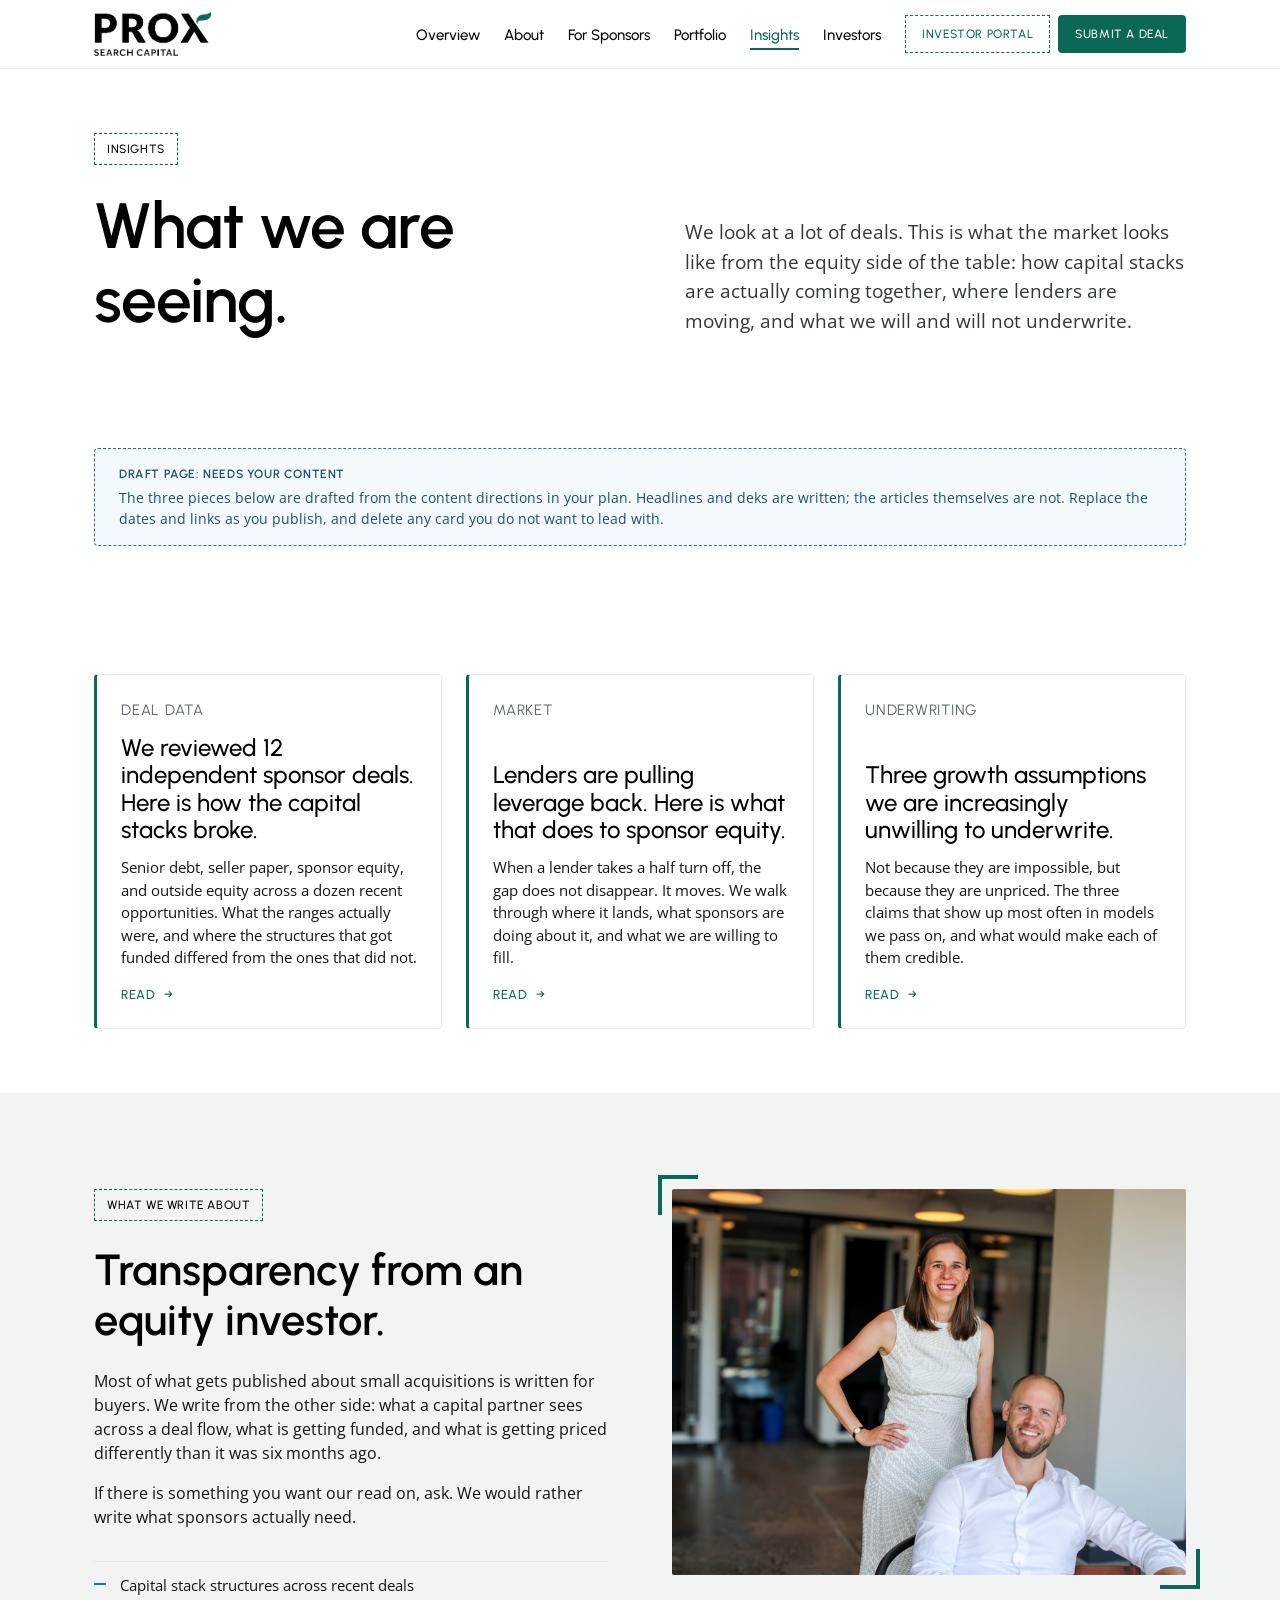
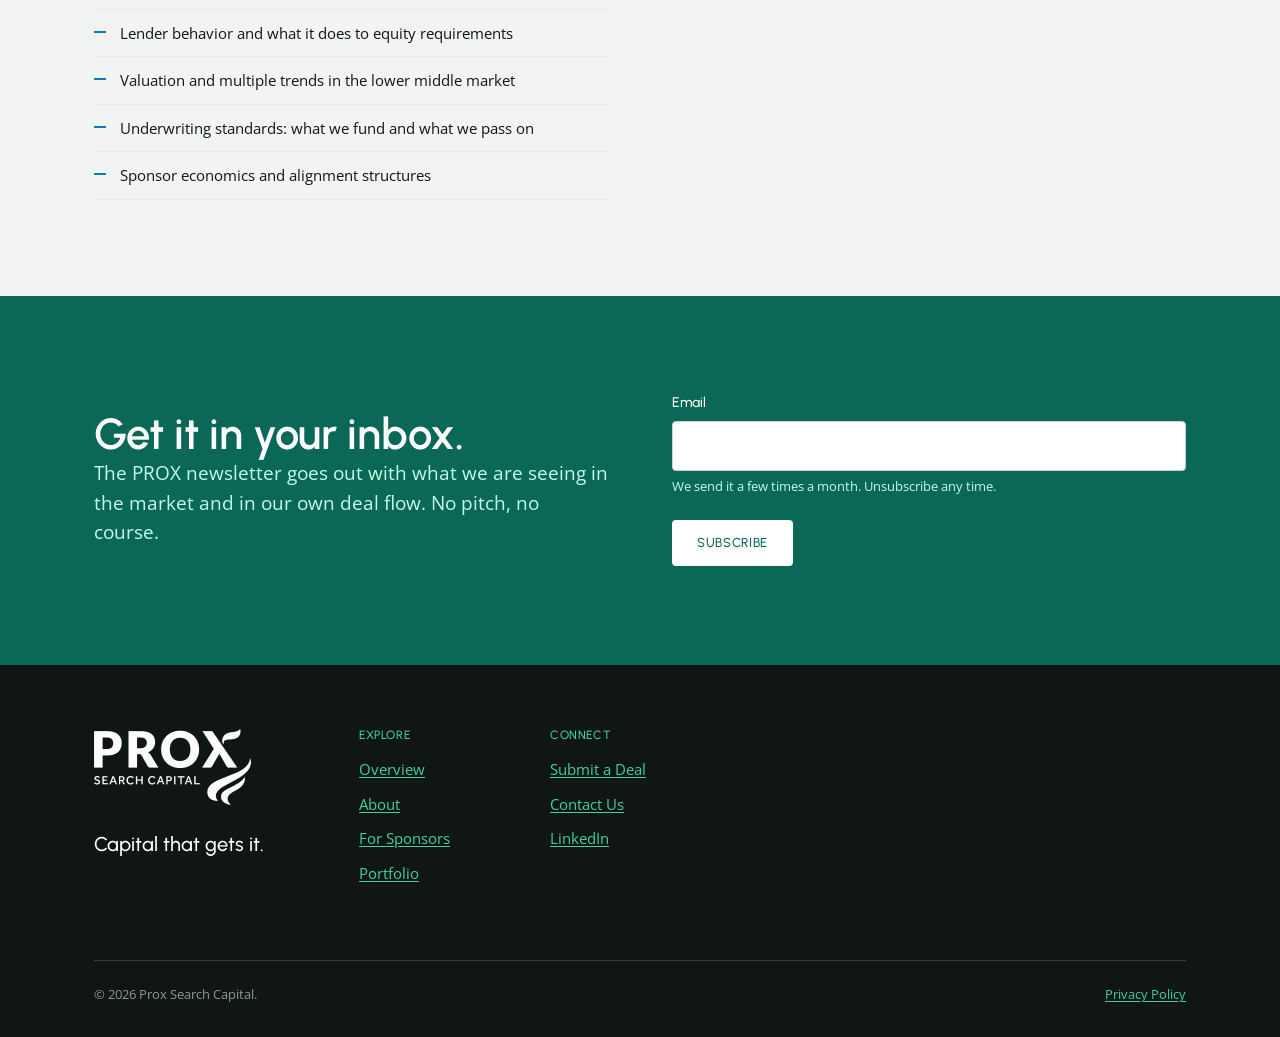
<file: insights.html>
<!doctype html>
<html lang="en">
<head>
<meta charset="utf-8">
<meta name="viewport" content="width=device-width, initial-scale=1">
<meta name="color-scheme" content="light">
<title>Insights — Prox Search Capital</title>
<meta name="description" content="What we are seeing in lower middle market deals, from the equity side of the table.">
<meta name="robots" content="noindex">
<link rel="icon" href="favicon.ico" sizes="any">
<link rel="icon" type="image/png" sizes="32x32" href="assets/logos/favicon-32.png">
<link rel="icon" type="image/png" sizes="16x16" href="assets/logos/favicon-16.png">
<link rel="apple-touch-icon" href="assets/logos/apple-touch-icon.png">
<link rel="preconnect" href="https://fonts.googleapis.com">
<link rel="preconnect" href="https://fonts.gstatic.com" crossorigin>
<link href="https://fonts.googleapis.com/css2?family=Urbanist:ital,wght@0,400;0,500;0,600;1,400;1,500;1,600&family=Open+Sans:ital,wght@0,400;0,600;1,400;1,600&display=swap" rel="stylesheet">
<link rel="stylesheet" href="css/tokens.css">
<link rel="stylesheet" href="css/site.css">
</head>
<body>
<a class="skip" href="#main">Skip to content</a>

<header class="site-header">
  <div class="wrap site-header__inner">
    <a class="site-header__logo" href="index.html" aria-label="Prox Search Capital — home">
      <img src="assets/logos/prox-primary-color.png" alt="Prox Search Capital" width="590" height="222">
    </a>
    <button class="nav-toggle" type="button" aria-expanded="false" aria-controls="site-nav">Menu</button>
    <nav class="site-nav" id="site-nav" aria-label="Primary">
      <ul>
          <li><a href="index.html">Overview</a></li>
          <li><a href="about.html">About</a></li>
          <li><a href="for-sponsors.html">For Sponsors</a></li>
          <li><a href="portfolio.html">Portfolio</a></li>
          <li><a href="insights.html" aria-current="page">Insights</a></li>
          <li><a href="investors.html">Investors</a></li>
          <li class="nav-mobile-only"><a href="submit.html">Submit a Deal</a></li>
          <li class="nav-mobile-only"><a href="https://valence.vectorais.com/login">Investor Portal</a></li>      </ul>
    </nav>
    <div class="site-header__actions">
      <a class="btn btn--bracket" href="https://valence.vectorais.com/login">Investor Portal</a>
      <a class="btn btn--primary" href="submit.html">Submit a Deal</a>
    </div>
  </div>
</header>

<main id="main">
  <!-- ===== Page hero ===== -->
  <section class="page-hero">
    <div class="wrap">
      <div class="page-hero__grid">
        <div>
      <span class="marker">Insights</span>
      <h1>What we are seeing.</h1>
        </div>
        <div>
      <p class="lead">We look at a lot of deals. This is what the market looks like from the equity side of the table: how capital stacks are actually coming together, where lenders are moving, and what we will and will not underwrite.</p>
        </div>
      </div>
    </div>
  </section>

  <!-- ===== Editorial note ===== -->
  <section class="section section--tight">
    <div class="wrap">
      <div class="editor-note">
        <strong>Draft page: needs your content</strong>
        The three pieces below are drafted from the content directions in your plan. Headlines and deks are written; the articles themselves are not. Replace the dates and links as you publish, and delete any card you do not want to lead with.
      </div>
    </div>
  </section>

  <!-- ===== Posts ===== -->
  <section class="section section--tight">
    <div class="wrap">
      <div class="grid grid-3">
        <article class="post">
          <p class="post__meta">Deal Data</p>
          <h3>We reviewed 12 independent sponsor deals. Here is how the capital stacks broke.</h3>
          <p>Senior debt, seller paper, sponsor equity, and outside equity across a dozen recent opportunities. What the ranges actually were, and where the structures that got funded differed from the ones that did not.</p>
          <a class="cta-text" href="#">Read</a>
        </article>

        <article class="post">
          <p class="post__meta">Market</p>
          <h3>Lenders are pulling leverage back. Here is what that does to sponsor equity.</h3>
          <p>When a lender takes a half turn off, the gap does not disappear. It moves. We walk through where it lands, what sponsors are doing about it, and what we are willing to fill.</p>
          <a class="cta-text" href="#">Read</a>
        </article>

        <article class="post">
          <p class="post__meta">Underwriting</p>
          <h3>Three growth assumptions we are increasingly unwilling to underwrite.</h3>
          <p>Not because they are impossible, but because they are unpriced. The three claims that show up most often in models we pass on, and what would make each of them credible.</p>
          <a class="cta-text" href="#">Read</a>
        </article>
      </div>
    </div>
  </section>

  <!-- ===== What we write about ===== -->
  <section class="section section--gray">
    <div class="wrap">
      <div class="split" style="align-items:start">
        <div>
          <span class="marker">What We Write About</span>
          <h2>Transparency from an equity investor.</h2>
          <p style="margin-top:var(--prox-5)">Most of what gets published about small acquisitions is written for buyers. We write from the other side: what a capital partner sees across a deal flow, what is getting funded, and what is getting priced differently than it was six months ago.</p>
          <p>If there is something you want our read on, ask. We would rather write what sponsors actually need.</p>
          <ul class="rule-list" style="margin-top:var(--prox-6)">
            <li>Capital stack structures across recent deals</li>
            <li>Lender behavior and what it does to equity requirements</li>
            <li>Valuation and multiple trends in the lower middle market</li>
            <li>Underwriting standards: what we fund and what we pass on</li>
            <li>Sponsor economics and alignment structures</li>
          </ul>
        </div>
        <div class="framed">
          <img src="assets/img/peggy-adam.jpg" alt="Peggy Fasano and Adam Markley in the PROX office" width="1800" height="1200" loading="lazy">
        </div>
      </div>
    </div>
  </section>

  <!-- ===== Newsletter ===== -->
  <section class="section section--green">
    <div class="wrap">
      <div class="split">
        <div>
          <h2 style="color:#fff">Get it in your inbox.</h2>
          <p class="lead" style="color:var(--prox-green-1100)">The PROX newsletter goes out with what we are seeing in the market and in our own deal flow. No pitch, no course.</p>
        </div>
        <form class="form" method="post" action="#" novalidate>
          <div class="field">
            <label for="nl-email">Email <span class="req" aria-hidden="true">*</span></label>
            <input type="email" id="nl-email" name="email" autocomplete="email" required>
            <p class="hint" style="color:var(--prox-green-1100)">We send it a few times a month. Unsubscribe any time.</p>
          </div>
          <button class="btn btn--primary" type="submit">Subscribe</button>
        </form>
      </div>
    </div>
  </section>
</main>

<footer class="site-footer">
  <div class="wrap">
    <div class="site-footer__top">
      <div>
        <div class="site-footer__logo">
          <img src="assets/logos/prox-stacked-white.png" alt="Prox Search Capital" width="628" height="304">
        </div>
        <p class="site-footer__tagline">Capital that gets it.</p>
      </div>
      <div>
        <h4>Explore</h4>
        <ul>
          <li><a href="index.html">Overview</a></li>
          <li><a href="about.html">About</a></li>
          <li><a href="for-sponsors.html">For Sponsors</a></li>
          <li><a href="portfolio.html">Portfolio</a></li>
        </ul>
      </div>
      <div>
        <h4>Connect</h4>
        <ul>
          <li><a href="submit.html">Submit a Deal</a></li>
          <li><a href="submit.html">Contact Us</a></li>
          <li><a href="https://www.linkedin.com/company/prox-search-capital/">LinkedIn</a></li>
        </ul>
      </div>
      <div class="site-footer__news">
        <div class="beehiiv-embed">
          <script async src="https://subscribe-forms.beehiiv.com/v3/loader.js" data-beehiiv-form="9998e3a9-7fa9-4e20-96c9-e28aa555a56b"></script>
        </div>
      </div>
    </div>
    <div class="site-footer__bottom">
      <span>&copy; 2026 Prox Search Capital.</span>
      <span><a href="privacy-policy.html">Privacy Policy</a></span>
    </div>
  </div>
</footer>

<script src="js/site.js"></script>
</body>
</html>
</file>
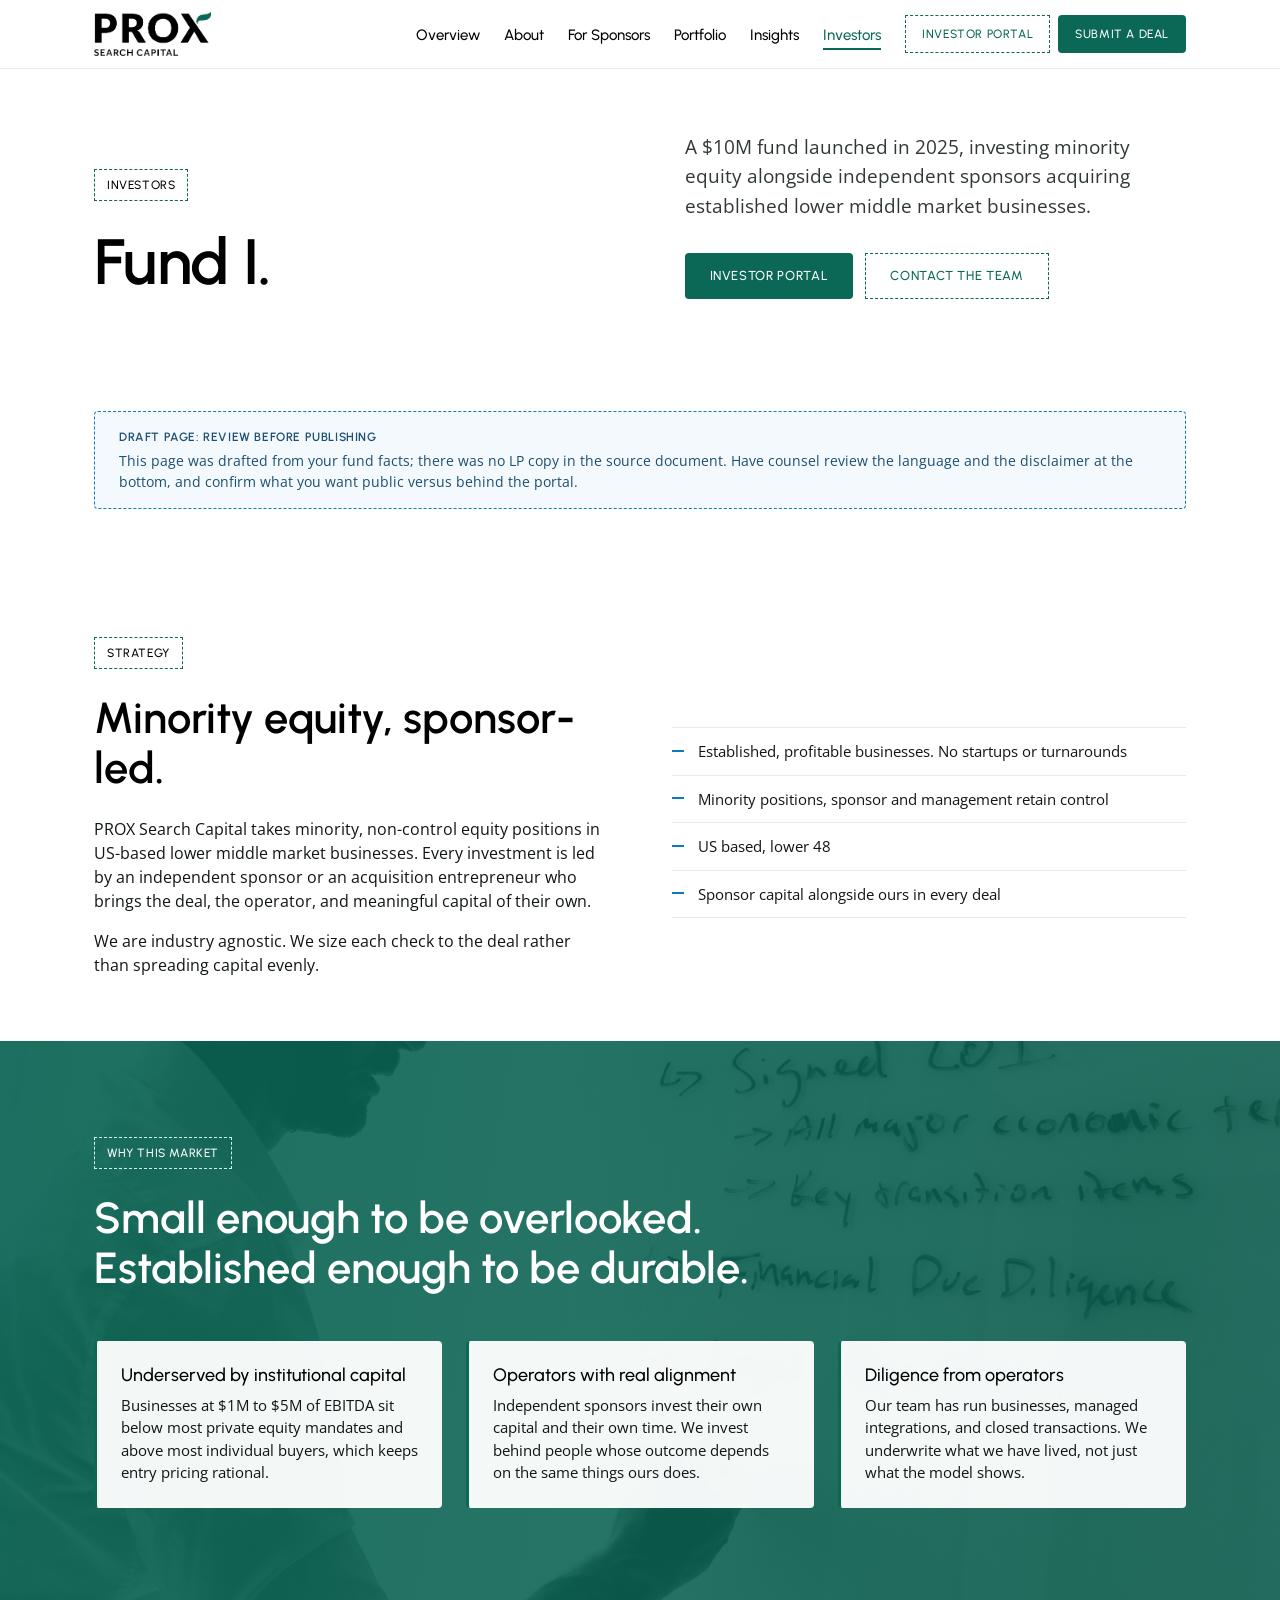
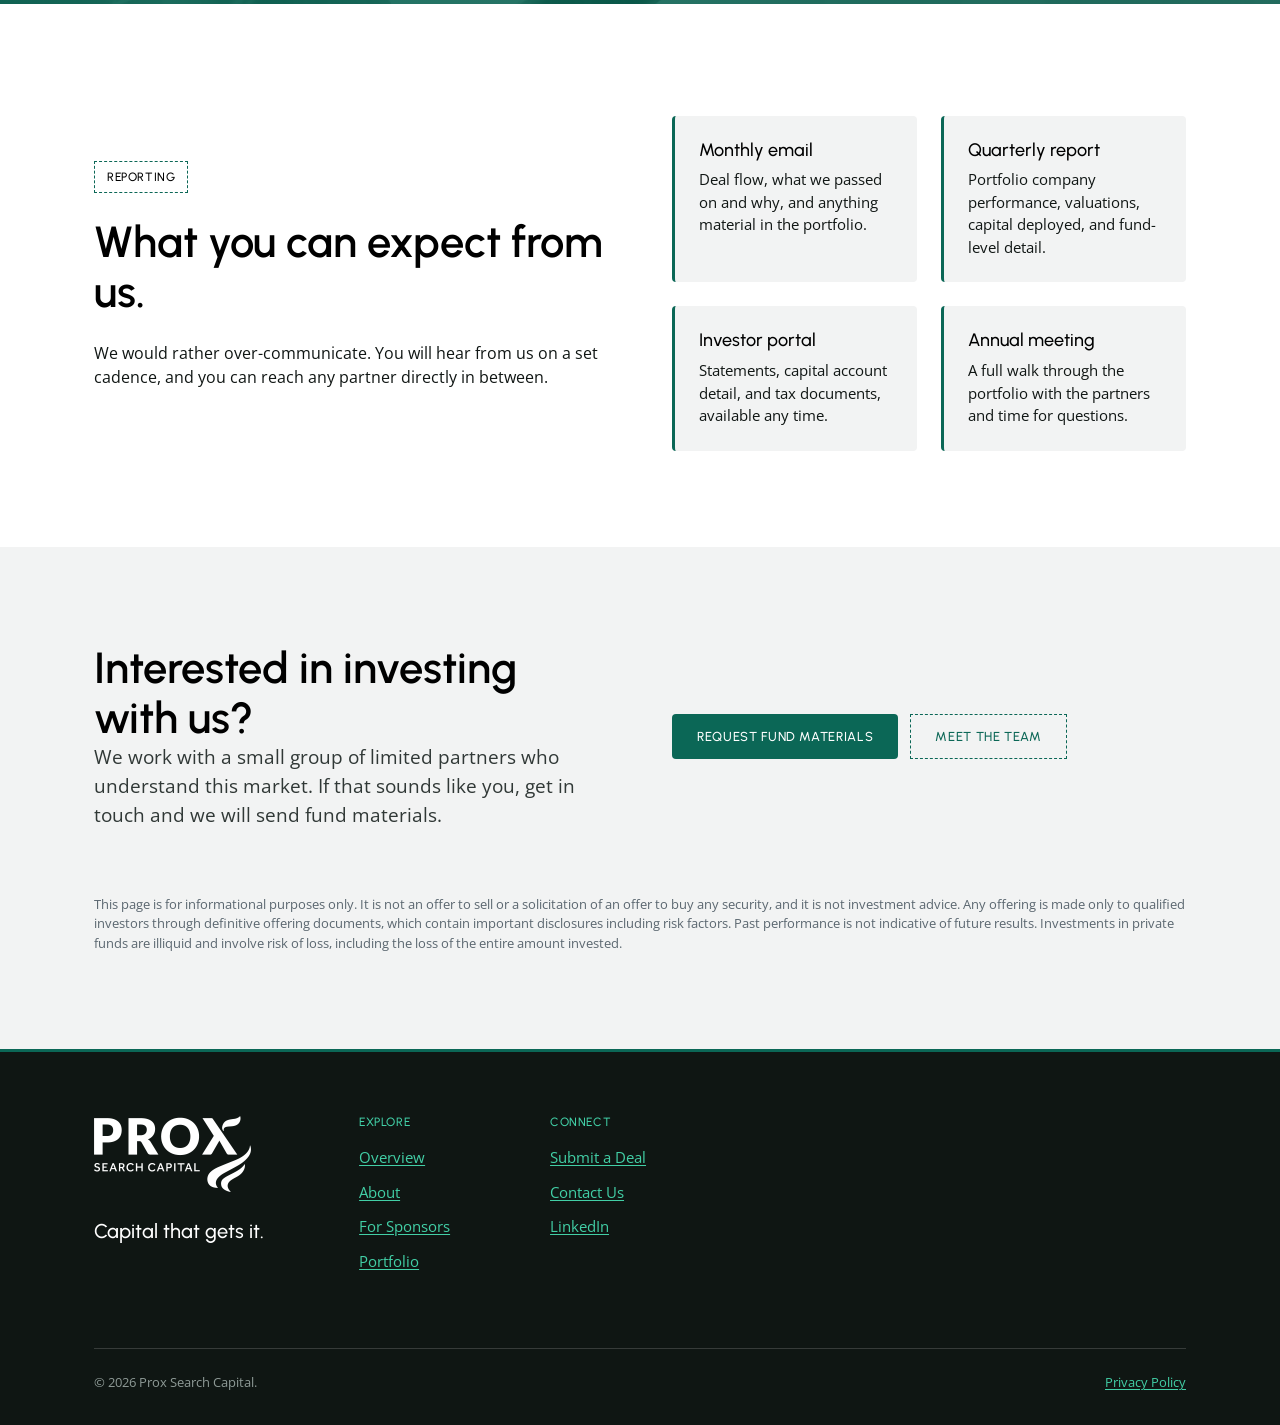
<file: investors.html>
<!doctype html>
<html lang="en">
<head>
<meta charset="utf-8">
<meta name="viewport" content="width=device-width, initial-scale=1">
<meta name="color-scheme" content="light">
<title>Investors — Prox Search Capital</title>
<meta name="description" content="Fund I information for limited partners of Prox Search Capital.">
<meta name="robots" content="noindex">
<link rel="icon" href="favicon.ico" sizes="any">
<link rel="icon" type="image/png" sizes="32x32" href="assets/logos/favicon-32.png">
<link rel="icon" type="image/png" sizes="16x16" href="assets/logos/favicon-16.png">
<link rel="apple-touch-icon" href="assets/logos/apple-touch-icon.png">
<link rel="preconnect" href="https://fonts.googleapis.com">
<link rel="preconnect" href="https://fonts.gstatic.com" crossorigin>
<link href="https://fonts.googleapis.com/css2?family=Urbanist:ital,wght@0,400;0,500;0,600;1,400;1,500;1,600&family=Open+Sans:ital,wght@0,400;0,600;1,400;1,600&display=swap" rel="stylesheet">
<link rel="stylesheet" href="css/tokens.css">
<link rel="stylesheet" href="css/site.css">
</head>
<body>
<a class="skip" href="#main">Skip to content</a>

<header class="site-header">
  <div class="wrap site-header__inner">
    <a class="site-header__logo" href="index.html" aria-label="Prox Search Capital — home">
      <img src="assets/logos/prox-primary-color.png" alt="Prox Search Capital" width="590" height="222">
    </a>
    <button class="nav-toggle" type="button" aria-expanded="false" aria-controls="site-nav">Menu</button>
    <nav class="site-nav" id="site-nav" aria-label="Primary">
      <ul>
          <li><a href="index.html">Overview</a></li>
          <li><a href="about.html">About</a></li>
          <li><a href="for-sponsors.html">For Sponsors</a></li>
          <li><a href="portfolio.html">Portfolio</a></li>
          <li><a href="insights.html">Insights</a></li>
          <li><a href="investors.html" aria-current="page">Investors</a></li>
          <li class="nav-mobile-only"><a href="submit.html">Submit a Deal</a></li>
          <li class="nav-mobile-only"><a href="https://valence.vectorais.com/login">Investor Portal</a></li>      </ul>
    </nav>
    <div class="site-header__actions">
      <a class="btn btn--bracket" href="https://valence.vectorais.com/login">Investor Portal</a>
      <a class="btn btn--primary" href="submit.html">Submit a Deal</a>
    </div>
  </div>
</header>

<main id="main">
  <!-- ===== Page hero ===== -->
  <section class="page-hero">
    <div class="wrap">
      <div class="page-hero__grid">
        <div>
      <span class="marker">Investors</span>
      <h1>Fund I.</h1>
        </div>
        <div>
      <p class="lead">A $10M fund launched in 2025, investing minority equity alongside independent sponsors acquiring established lower middle market businesses.</p>
      <div class="btn-row" style="margin-top:var(--prox-6)">
        <a class="btn btn--primary" href="https://valence.vectorais.com/login">Investor Portal</a>
        <a class="btn btn--bracket" href="mailto:info@proxcapitalgroup.com">Contact the Team</a>
      </div>
        </div>
      </div>
    </div>
  </section>

  <!-- ===== Editorial note ===== -->
  <section class="section section--tight">
    <div class="wrap">
      <div class="editor-note">
        <strong>Draft page: review before publishing</strong>
        This page was drafted from your fund facts; there was no LP copy in the source document. Have counsel review the language and the disclaimer at the bottom, and confirm what you want public versus behind the portal.
      </div>
    </div>
  </section>

  <!-- ===== Strategy ===== -->
  <section class="section section--tight">
    <div class="wrap">
      <div class="split">
        <div>
          <span class="marker">Strategy</span>
          <h2>Minority equity, sponsor-led.</h2>
          <p style="margin-top:var(--prox-5)">PROX Search Capital takes minority, non-control equity positions in US-based lower middle market businesses. Every investment is led by an independent sponsor or an acquisition entrepreneur who brings the deal, the operator, and meaningful capital of their own.</p>
          <p>We are industry agnostic. We size each check to the deal rather than spreading capital evenly.</p>
        </div>
        <div>
          <ul class="rule-list" style="margin-top:var(--prox-6)">
            <li>Established, profitable businesses. No startups or turnarounds</li>
            <li>Minority positions, sponsor and management retain control</li>
            <li>US based, lower 48</li>
            <li>Sponsor capital alongside ours in every deal</li>
          </ul>
        </div>
      </div>
    </div>
  </section>

  <!-- ===== Why this strategy ===== -->
  <section class="photoband">
    <img class="photoband__img" src="assets/img/deal-process.jpg" alt="" aria-hidden="true" width="1800" height="1200" loading="lazy">
    <div class="wrap">
      <div class="section-head">
        <span class="marker">Why This Market</span>
        <h2>Small enough to be overlooked. Established enough to be durable.</h2>
      </div>
      <div class="grid grid-3">
        <div class="card">
          <h4>Underserved by institutional capital</h4>
          <p>Businesses at $1M to $5M of EBITDA sit below most private equity mandates and above most individual buyers, which keeps entry pricing rational.</p>
        </div>
        <div class="card">
          <h4>Operators with real alignment</h4>
          <p>Independent sponsors invest their own capital and their own time. We invest behind people whose outcome depends on the same things ours does.</p>
        </div>
        <div class="card">
          <h4>Diligence from operators</h4>
          <p>Our team has run businesses, managed integrations, and closed transactions. We underwrite what we have lived, not just what the model shows.</p>
        </div>
      </div>
    </div>
  </section>

  <!-- ===== Reporting ===== -->
  <section class="section">
    <div class="wrap">
      <div class="split">
        <div>
          <span class="marker">Reporting</span>
          <h2>What you can expect from us.</h2>
          <p style="margin-top:var(--prox-5)">We would rather over-communicate. You will hear from us on a set cadence, and you can reach any partner directly in between.</p>
        </div>
        <div class="grid grid-2" style="margin-top:var(--prox-4)">
          <div class="card">
            <h4>Monthly email</h4>
            <p>Deal flow, what we passed on and why, and anything material in the portfolio.</p>
          </div>
          <div class="card">
            <h4>Quarterly report</h4>
            <p>Portfolio company performance, valuations, capital deployed, and fund-level detail.</p>
          </div>
          <div class="card">
            <h4>Investor portal</h4>
            <p>Statements, capital account detail, and tax documents, available any time.</p>
          </div>
          <div class="card">
            <h4>Annual meeting</h4>
            <p>A full walk through the portfolio with the partners and time for questions.</p>
          </div>
        </div>
      </div>
    </div>
  </section>

  <!-- ===== Contact ===== -->
  <section class="section section--gray">
    <div class="wrap">
      <div class="split">
        <div>
          <h2>Interested in investing with us?</h2>
          <p class="lead">We work with a small group of limited partners who understand this market. If that sounds like you, get in touch and we will send fund materials.</p>
        </div>
        <div class="btn-row">
          <a class="btn btn--primary" href="mailto:info@proxcapitalgroup.com">Request Fund Materials</a>
          <a class="btn btn--bracket" href="about.html">Meet the Team</a>
        </div>
      </div>
      <p class="caption" style="margin-top:var(--prox-8); max-width:none">This page is for informational purposes only. It is not an offer to sell or a solicitation of an offer to buy any security, and it is not investment advice. Any offering is made only to qualified investors through definitive offering documents, which contain important disclosures including risk factors. Past performance is not indicative of future results. Investments in private funds are illiquid and involve risk of loss, including the loss of the entire amount invested.</p>
    </div>
  </section>
</main>

<footer class="site-footer">
  <div class="wrap">
    <div class="site-footer__top">
      <div>
        <div class="site-footer__logo">
          <img src="assets/logos/prox-stacked-white.png" alt="Prox Search Capital" width="628" height="304">
        </div>
        <p class="site-footer__tagline">Capital that gets it.</p>
      </div>
      <div>
        <h4>Explore</h4>
        <ul>
          <li><a href="index.html">Overview</a></li>
          <li><a href="about.html">About</a></li>
          <li><a href="for-sponsors.html">For Sponsors</a></li>
          <li><a href="portfolio.html">Portfolio</a></li>
        </ul>
      </div>
      <div>
        <h4>Connect</h4>
        <ul>
          <li><a href="submit.html">Submit a Deal</a></li>
          <li><a href="submit.html">Contact Us</a></li>
          <li><a href="https://www.linkedin.com/company/prox-search-capital/">LinkedIn</a></li>
        </ul>
      </div>
      <div class="site-footer__news">
        <div class="beehiiv-embed">
          <script async src="https://subscribe-forms.beehiiv.com/v3/loader.js" data-beehiiv-form="9998e3a9-7fa9-4e20-96c9-e28aa555a56b"></script>
        </div>
      </div>
    </div>
    <div class="site-footer__bottom">
      <span>&copy; 2026 Prox Search Capital.</span>
      <span><a href="privacy-policy.html">Privacy Policy</a></span>
    </div>
  </div>
</footer>

<script src="js/site.js"></script>
</body>
</html>
</file>
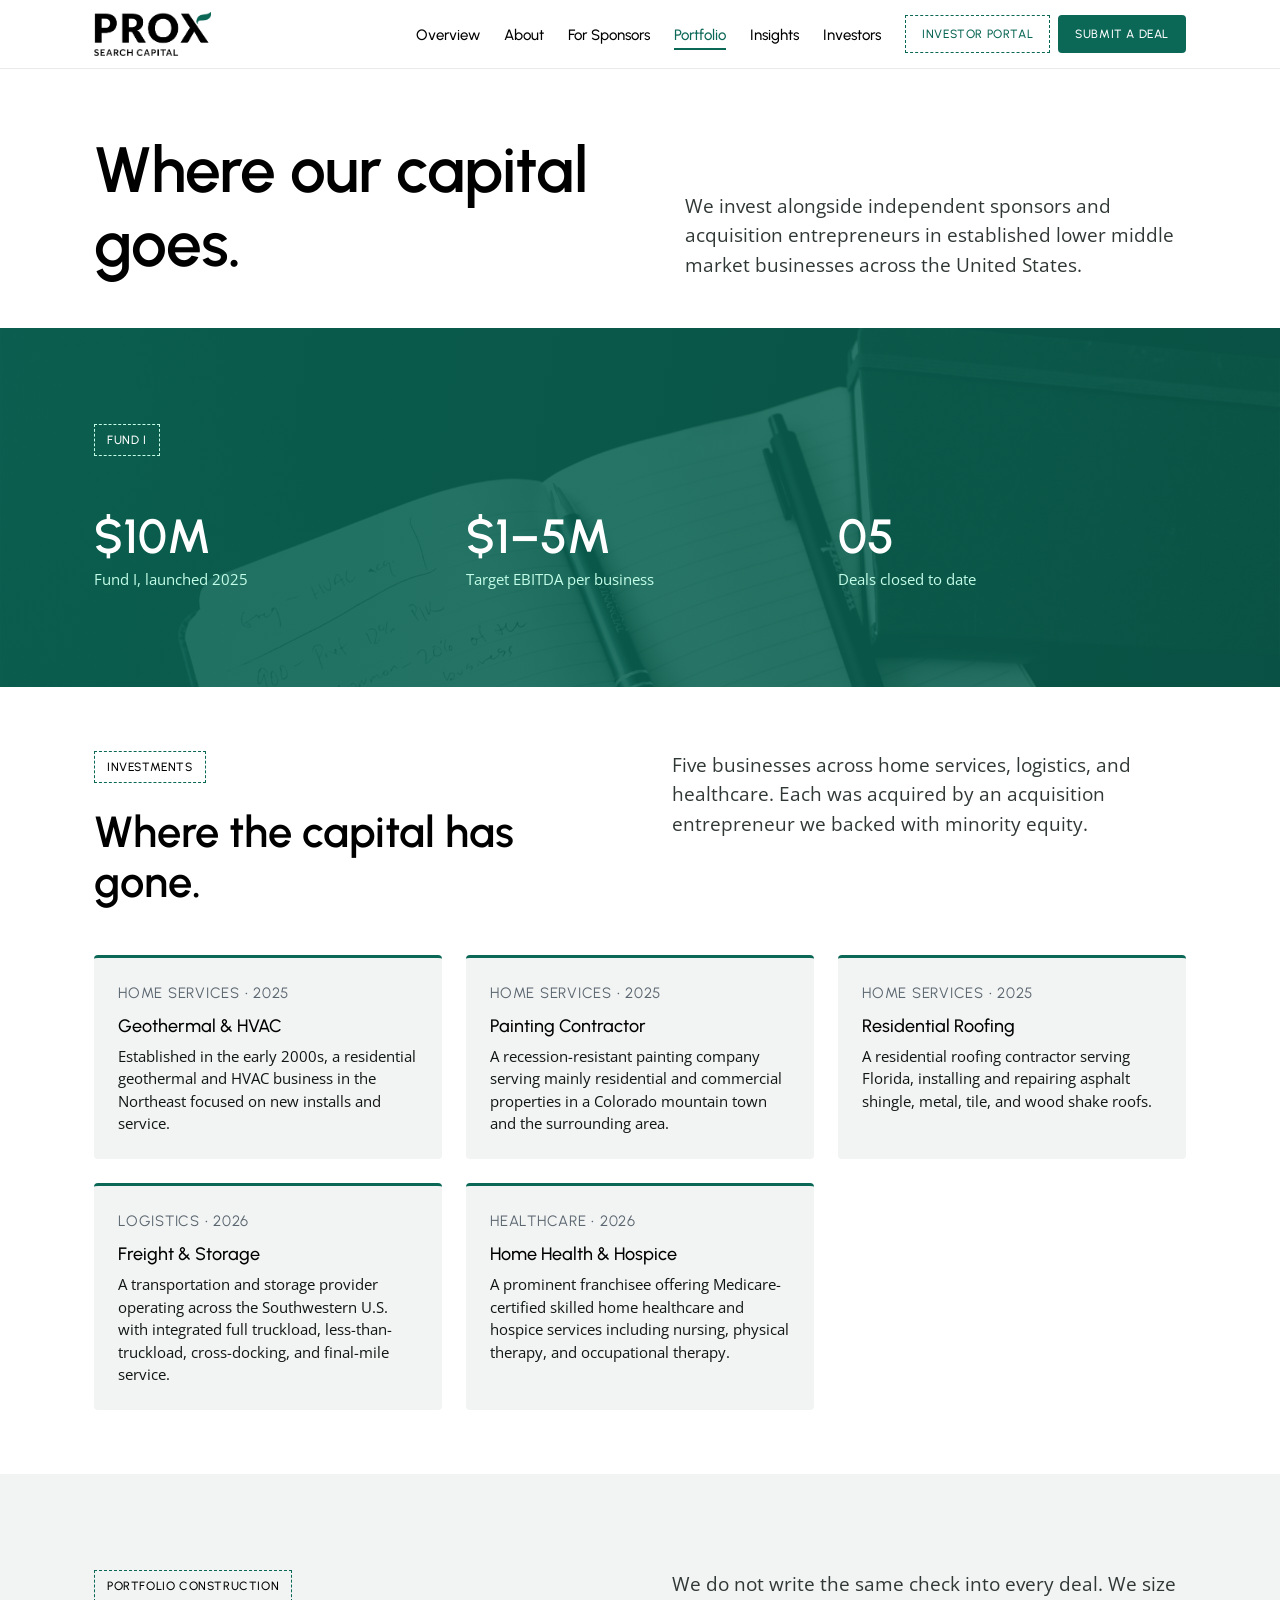
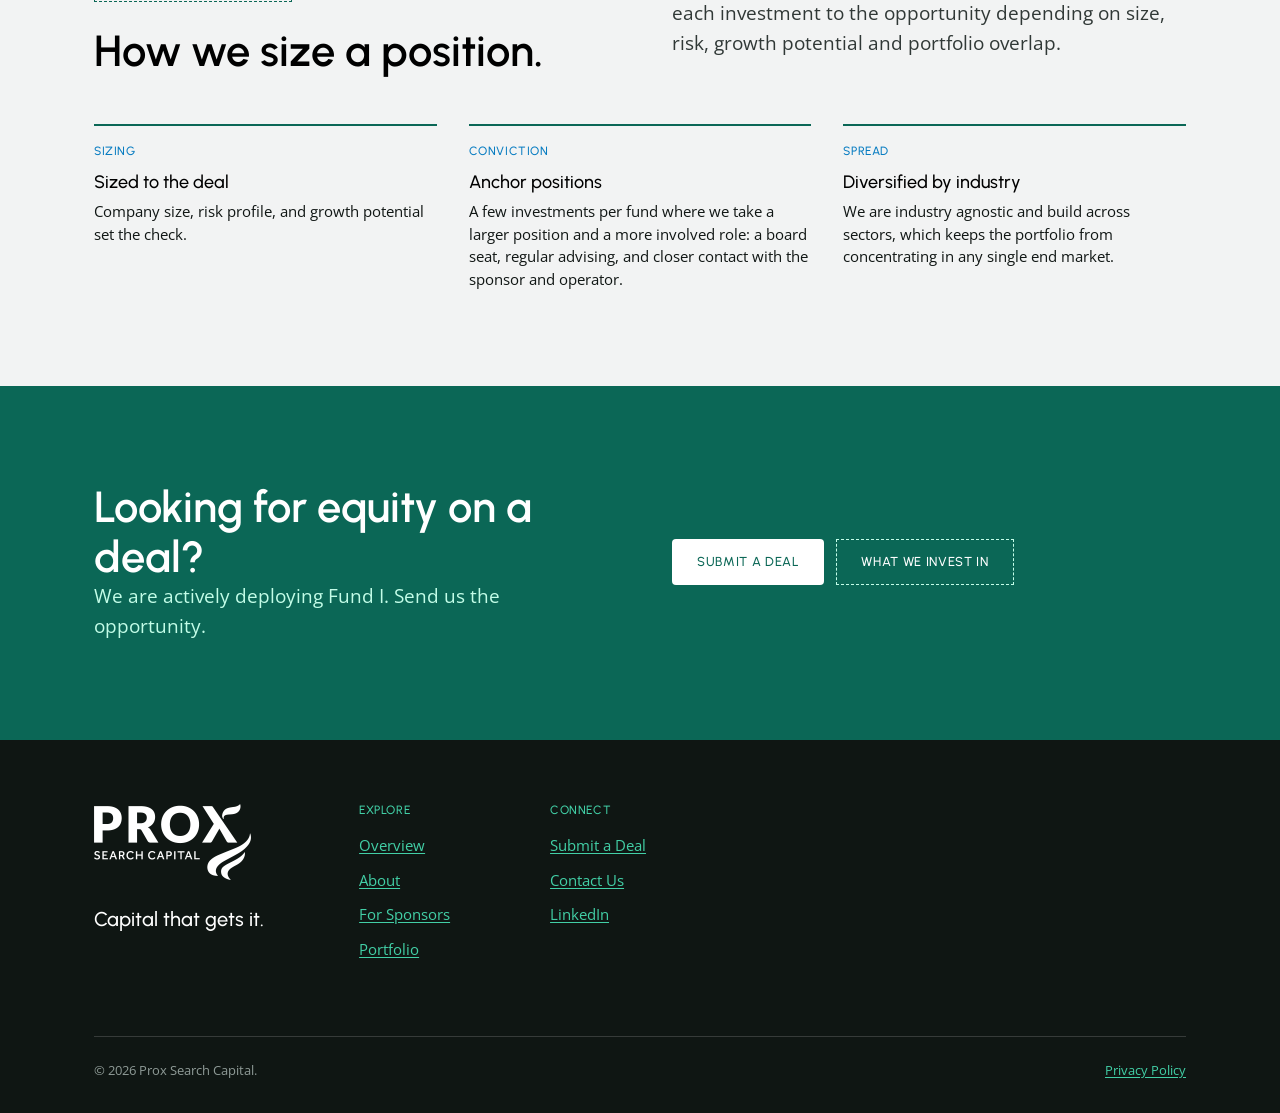
<file: portfolio.html>
<!doctype html>
<html lang="en">
<head>
<meta charset="utf-8">
<meta name="viewport" content="width=device-width, initial-scale=1">
<meta name="color-scheme" content="light">
<title>Portfolio — Prox Search Capital</title>
<meta name="description" content="Fund I is a $10M fund investing alongside independent sponsors in lower middle market acquisitions.">
<link rel="icon" href="favicon.ico" sizes="any">
<link rel="icon" type="image/png" sizes="32x32" href="assets/logos/favicon-32.png">
<link rel="icon" type="image/png" sizes="16x16" href="assets/logos/favicon-16.png">
<link rel="apple-touch-icon" href="assets/logos/apple-touch-icon.png">
<link rel="preconnect" href="https://fonts.googleapis.com">
<link rel="preconnect" href="https://fonts.gstatic.com" crossorigin>
<link href="https://fonts.googleapis.com/css2?family=Urbanist:ital,wght@0,400;0,500;0,600;1,400;1,500;1,600&family=Open+Sans:ital,wght@0,400;0,600;1,400;1,600&display=swap" rel="stylesheet">
<link rel="stylesheet" href="css/tokens.css">
<link rel="stylesheet" href="css/site.css">
</head>
<body>
<a class="skip" href="#main">Skip to content</a>

<header class="site-header">
  <div class="wrap site-header__inner">
    <a class="site-header__logo" href="index.html" aria-label="Prox Search Capital — home">
      <img src="assets/logos/prox-primary-color.png" alt="Prox Search Capital" width="590" height="222">
    </a>
    <button class="nav-toggle" type="button" aria-expanded="false" aria-controls="site-nav">Menu</button>
    <nav class="site-nav" id="site-nav" aria-label="Primary">
      <ul>
          <li><a href="index.html">Overview</a></li>
          <li><a href="about.html">About</a></li>
          <li><a href="for-sponsors.html">For Sponsors</a></li>
          <li><a href="portfolio.html" aria-current="page">Portfolio</a></li>
          <li><a href="insights.html">Insights</a></li>
          <li><a href="investors.html">Investors</a></li>
          <li class="nav-mobile-only"><a href="submit.html">Submit a Deal</a></li>
          <li class="nav-mobile-only"><a href="https://valence.vectorais.com/login">Investor Portal</a></li>      </ul>
    </nav>
    <div class="site-header__actions">
      <a class="btn btn--bracket" href="https://valence.vectorais.com/login">Investor Portal</a>
      <a class="btn btn--primary" href="submit.html">Submit a Deal</a>
    </div>
  </div>
</header>

<main id="main">
  <!-- ===== Page hero ===== -->
  <section class="page-hero">
    <div class="wrap">
      <div class="page-hero__grid">
        <div>
      <h1>Where our capital goes.</h1>
        </div>
        <div>
      <p class="lead">We invest alongside independent sponsors and acquisition entrepreneurs in established lower middle market businesses across the United States.</p>
        </div>
      </div>
    </div>
  </section>

  <!-- ===== Fund at a glance ===== -->
  <section class="photoband">
    <img class="photoband__img" src="assets/img/deal-notes.jpg" alt="" aria-hidden="true" width="1800" height="1200" loading="lazy">
    <div class="wrap">
      <span class="marker">Fund I</span>
      <div class="grid grid-3" style="margin-top:var(--prox-6)">
        <div class="stat">
          <div class="stat__num">$10M</div>
          <p class="stat__label">Fund I, launched 2025</p>
        </div>
        <div class="stat">
          <div class="stat__num">$1&ndash;5M</div>
          <p class="stat__label">Target EBITDA per business</p>
        </div>
        <div class="stat">
          <div class="stat__num">05</div>
          <p class="stat__label">Deals closed to date</p>
        </div>
      </div>
    </div>
  </section>

  <!-- ===== Holdings ===== -->
  <section class="section section--tight">
    <div class="wrap">
      <div class="section-head section-head--split">
        <div>
          <span class="marker">Investments</span>
          <h2>Where the capital has gone.</h2>
        </div>
        <div class="section-head__body">
          <p class="lead">Five businesses across home services, logistics, and healthcare. Each was acquired by an acquisition entrepreneur we backed with minority equity.</p>
        </div>
      </div>
      <div class="grid grid-3">
        <article class="holding">
          <p class="holding__tag">Home Services &bull; 2025</p>
          <h4>Geothermal &amp; HVAC</h4>
          <p>Established in the early 2000s, a residential geothermal and HVAC business in the Northeast focused on new installs and service.</p>
        </article>
        <article class="holding">
          <p class="holding__tag">Home Services &bull; 2025</p>
          <h4>Painting Contractor</h4>
          <p>A recession-resistant painting company serving mainly residential and commercial properties in a Colorado mountain town and the surrounding area.</p>
        </article>
        <article class="holding">
          <p class="holding__tag">Home Services &bull; 2025</p>
          <h4>Residential Roofing</h4>
          <p>A residential roofing contractor serving Florida, installing and repairing asphalt shingle, metal, tile, and wood shake roofs.</p>
        </article>
        <article class="holding">
          <p class="holding__tag">Logistics &bull; 2026</p>
          <h4>Freight &amp; Storage</h4>
          <p>A transportation and storage provider operating across the Southwestern U.S. with integrated full truckload, less-than-truckload, cross-docking, and final-mile service.</p>
        </article>
        <article class="holding">
          <p class="holding__tag">Healthcare &bull; 2026</p>
          <h4>Home Health &amp; Hospice</h4>
          <p>A prominent franchisee offering Medicare-certified skilled home healthcare and hospice services including nursing, physical therapy, and occupational therapy.</p>
        </article>
      </div>
    </div>
  </section>

  <!-- ===== How we build the portfolio ===== -->
  <section class="section section--gray">
    <div class="wrap">
      <div class="section-head section-head--split">
        <div>
          <span class="marker">Portfolio Construction</span>
          <h2>How we size a position.</h2>
        </div>
        <div class="section-head__body">
          <p class="lead">We do not write the same check into every deal. We size each investment to the opportunity depending on size, risk, growth potential and portfolio overlap.</p>
        </div>
      </div>
      <ul class="feature-list feature-list--3">
        <li>
          <span class="feature-list__idx">Sizing</span>
          <h4>Sized to the deal</h4>
          <p>Company size, risk profile, and growth potential set the check.</p>
        </li>
        <li>
          <span class="feature-list__idx">Conviction</span>
          <h4>Anchor positions</h4>
          <p>A few investments per fund where we take a larger position and a more involved role: a board seat, regular advising, and closer contact with the sponsor and operator.</p>
        </li>
        <li>
          <span class="feature-list__idx">Spread</span>
          <h4>Diversified by industry</h4>
          <p>We are industry agnostic and build across sectors, which keeps the portfolio from concentrating in any single end market.</p>
        </li>
      </ul>
    </div>
  </section>

  <!-- ===== Closing CTA ===== -->
  <section class="section section--green">
    <div class="wrap">
      <div class="split">
        <div>
          <h2 style="color:#fff">Looking for equity on a deal?</h2>
          <p class="lead" style="color:var(--prox-green-1100)">We are actively deploying Fund I. Send us the opportunity.</p>
        </div>
        <div class="btn-row">
          <a class="btn btn--primary" href="submit.html">Submit a Deal</a>
          <a class="btn btn--bracket" href="for-sponsors.html#what-we-invest-in">What We Invest In</a>
        </div>
      </div>
    </div>
  </section>
</main>

<footer class="site-footer">
  <div class="wrap">
    <div class="site-footer__top">
      <div>
        <div class="site-footer__logo">
          <img src="assets/logos/prox-stacked-white.png" alt="Prox Search Capital" width="628" height="304">
        </div>
        <p class="site-footer__tagline">Capital that gets it.</p>
      </div>
      <div>
        <h4>Explore</h4>
        <ul>
          <li><a href="index.html">Overview</a></li>
          <li><a href="about.html">About</a></li>
          <li><a href="for-sponsors.html">For Sponsors</a></li>
          <li><a href="portfolio.html">Portfolio</a></li>
        </ul>
      </div>
      <div>
        <h4>Connect</h4>
        <ul>
          <li><a href="submit.html">Submit a Deal</a></li>
          <li><a href="submit.html">Contact Us</a></li>
          <li><a href="https://www.linkedin.com/company/prox-search-capital/">LinkedIn</a></li>
        </ul>
      </div>
      <div class="site-footer__news">
        <div class="beehiiv-embed">
          <script async src="https://subscribe-forms.beehiiv.com/v3/loader.js" data-beehiiv-form="9998e3a9-7fa9-4e20-96c9-e28aa555a56b"></script>
        </div>
      </div>
    </div>
    <div class="site-footer__bottom">
      <span>&copy; 2026 Prox Search Capital.</span>
      <span><a href="privacy-policy.html">Privacy Policy</a></span>
    </div>
  </div>
</footer>

<script src="js/site.js"></script>
</body>
</html>
</file>
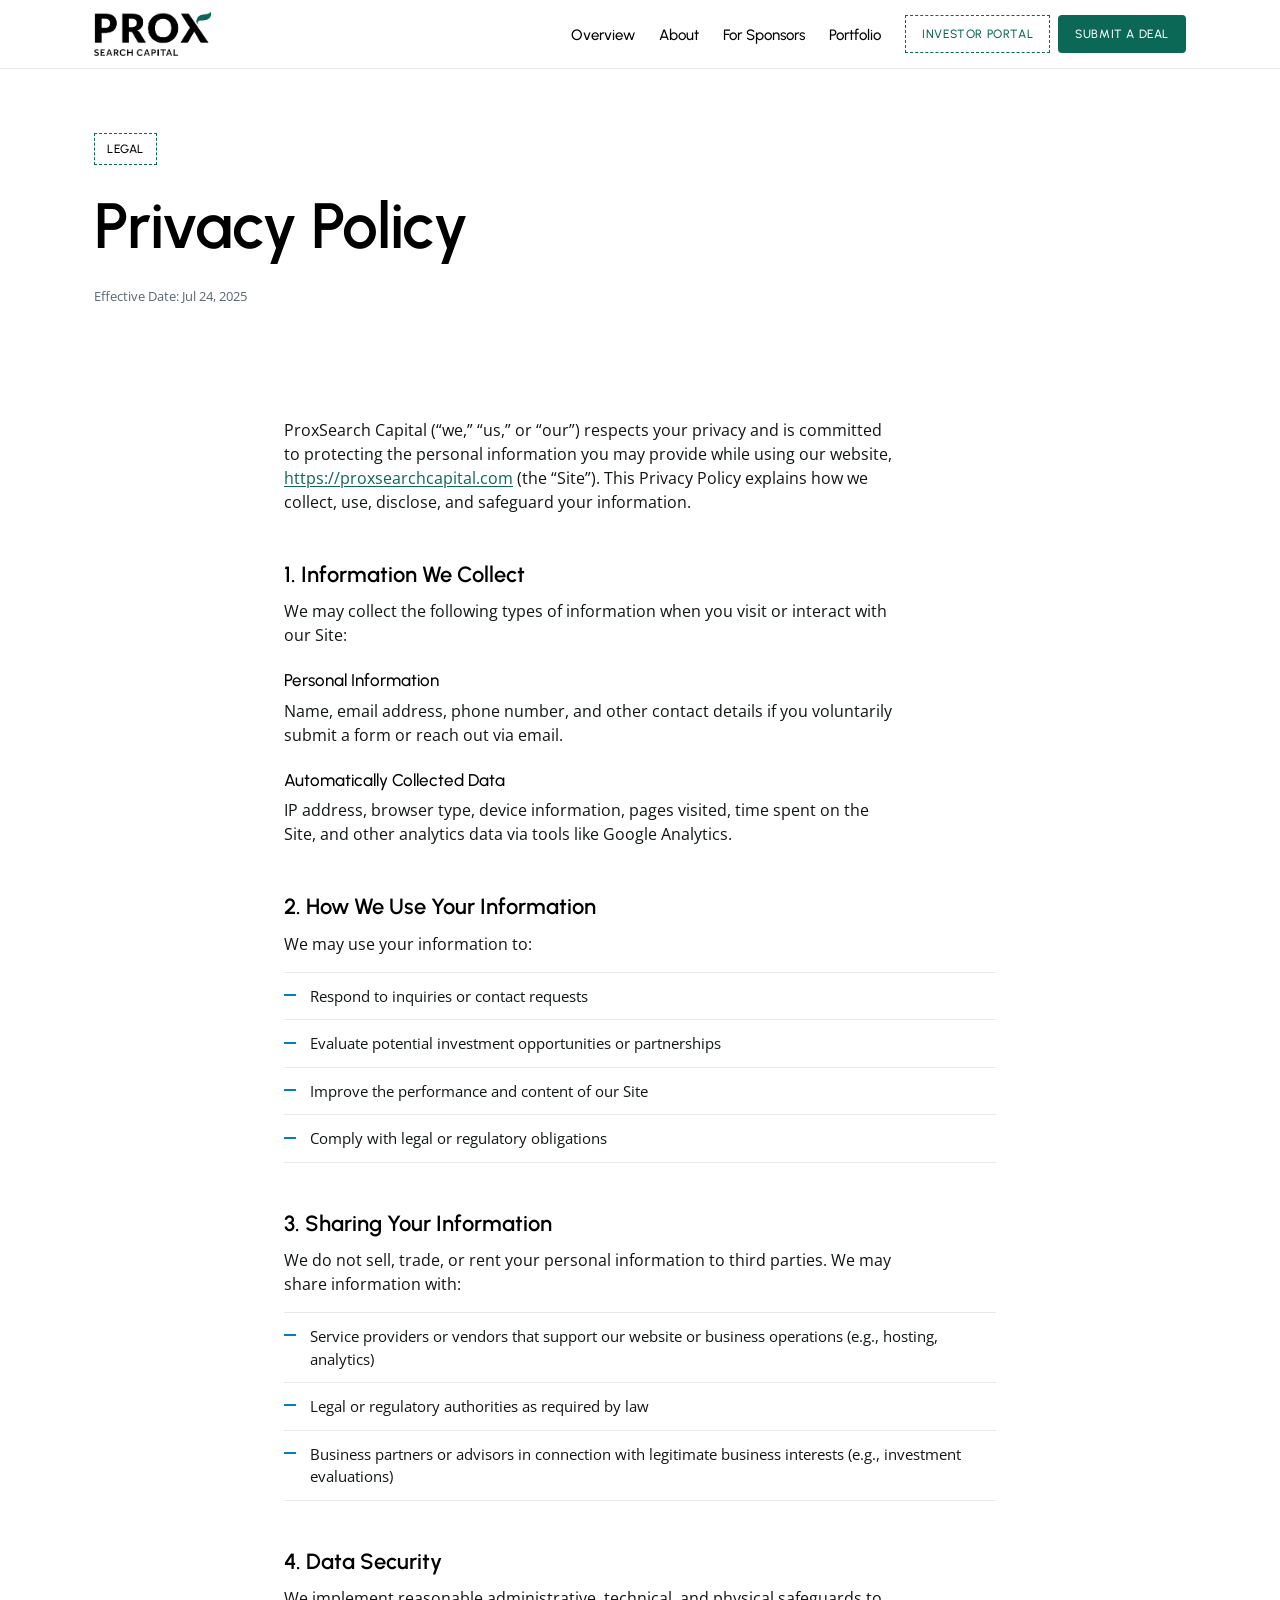
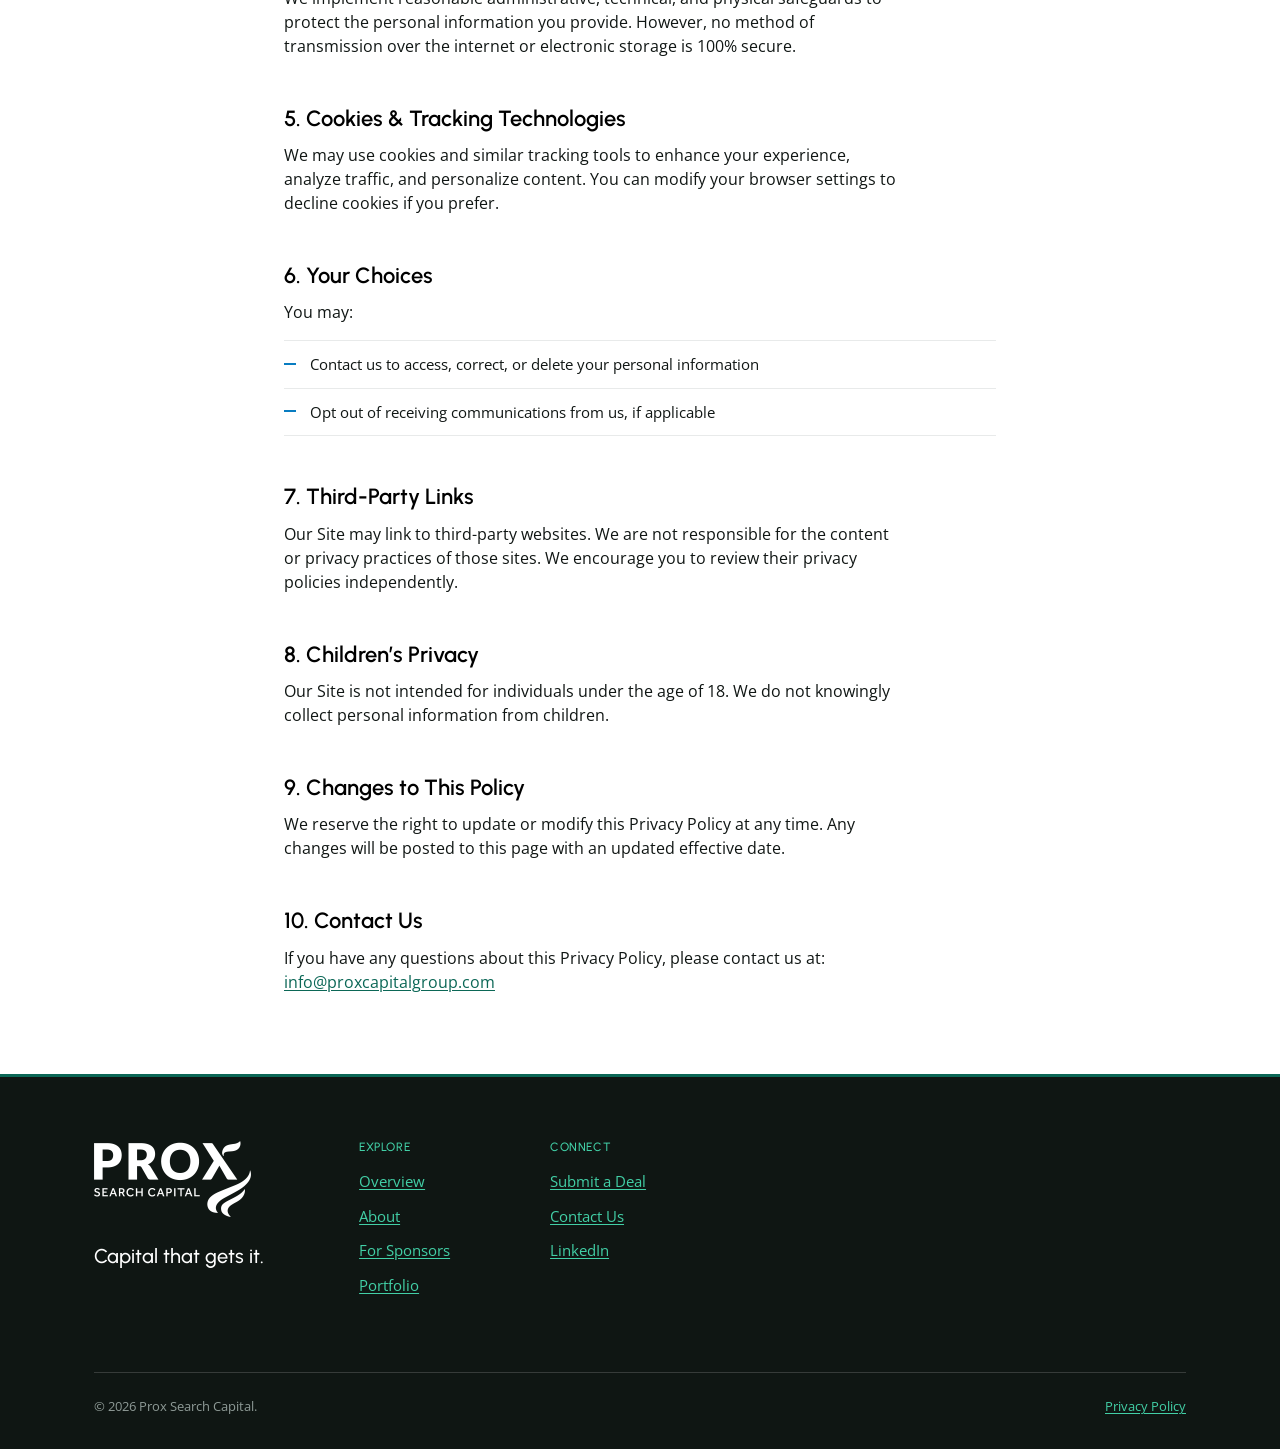
<file: privacy-policy.html>
<!doctype html>
<html lang="en">
<head>
<meta charset="utf-8">
<meta name="viewport" content="width=device-width, initial-scale=1">
<meta name="color-scheme" content="light">
<title>Privacy Policy — Prox Search Capital</title>
<meta name="description" content="Privacy policy for Prox Search Capital.">
<link rel="icon" href="favicon.ico" sizes="any">
<link rel="icon" type="image/png" sizes="32x32" href="assets/logos/favicon-32.png">
<link rel="icon" type="image/png" sizes="16x16" href="assets/logos/favicon-16.png">
<link rel="apple-touch-icon" href="assets/logos/apple-touch-icon.png">
<link rel="preconnect" href="https://fonts.googleapis.com">
<link rel="preconnect" href="https://fonts.gstatic.com" crossorigin>
<link href="https://fonts.googleapis.com/css2?family=Urbanist:ital,wght@0,400;0,500;0,600;1,400;1,500;1,600&family=Open+Sans:ital,wght@0,400;0,600;1,400;1,600&display=swap" rel="stylesheet">
<link rel="stylesheet" href="css/tokens.css">
<link rel="stylesheet" href="css/site.css">
</head>
<body>
<a class="skip" href="#main">Skip to content</a>

<header class="site-header">
  <div class="wrap site-header__inner">
    <a class="site-header__logo" href="index.html" aria-label="Prox Search Capital — home">
      <img src="assets/logos/prox-primary-color.png" alt="Prox Search Capital" width="590" height="222">
    </a>
    <button class="nav-toggle" type="button" aria-expanded="false" aria-controls="site-nav">Menu</button>
    <nav class="site-nav" id="site-nav" aria-label="Primary">
      <ul>
          <li><a href="index.html">Overview</a></li>
          <li><a href="about.html">About</a></li>
          <li><a href="for-sponsors.html">For Sponsors</a></li>
          <li><a href="portfolio.html">Portfolio</a></li>
          <li class="nav-mobile-only"><a href="submit.html">Submit a Deal</a></li>
          <li class="nav-mobile-only"><a href="https://valence.vectorais.com/login">Investor Portal</a></li>      </ul>
    </nav>
    <div class="site-header__actions">
      <a class="btn btn--bracket" href="https://valence.vectorais.com/login">Investor Portal</a>
      <a class="btn btn--primary" href="submit.html">Submit a Deal</a>
    </div>
  </div>
</header>

<main id="main">
  <section class="page-hero">
    <div class="wrap">
      <span class="marker">Legal</span>
      <h1>Privacy Policy</h1>
      <p class="caption">Effective Date: Jul 24, 2025</p>
    </div>
  </section>

  <section class="section section--tight">
    <div class="wrap prose">
      <p>ProxSearch Capital (&ldquo;we,&rdquo; &ldquo;us,&rdquo; or &ldquo;our&rdquo;) respects your privacy and is committed to protecting the personal information you may provide while using our website, <a href="https://proxsearchcapital.com">https://proxsearchcapital.com</a> (the &ldquo;Site&rdquo;). This Privacy Policy explains how we collect, use, disclose, and safeguard your information.</p>

      <h2>1. Information We Collect</h2>
      <p>We may collect the following types of information when you visit or interact with our Site:</p>
      <h3>Personal Information</h3>
      <p>Name, email address, phone number, and other contact details if you voluntarily submit a form or reach out via email.</p>
      <h3>Automatically Collected Data</h3>
      <p>IP address, browser type, device information, pages visited, time spent on the Site, and other analytics data via tools like Google Analytics.</p>

      <h2>2. How We Use Your Information</h2>
      <p>We may use your information to:</p>
      <ul class="rule-list">
        <li>Respond to inquiries or contact requests</li>
        <li>Evaluate potential investment opportunities or partnerships</li>
        <li>Improve the performance and content of our Site</li>
        <li>Comply with legal or regulatory obligations</li>
      </ul>

      <h2>3. Sharing Your Information</h2>
      <p>We do not sell, trade, or rent your personal information to third parties. We may share information with:</p>
      <ul class="rule-list">
        <li>Service providers or vendors that support our website or business operations (e.g., hosting, analytics)</li>
        <li>Legal or regulatory authorities as required by law</li>
        <li>Business partners or advisors in connection with legitimate business interests (e.g., investment evaluations)</li>
      </ul>

      <h2>4. Data Security</h2>
      <p>We implement reasonable administrative, technical, and physical safeguards to protect the personal information you provide. However, no method of transmission over the internet or electronic storage is 100% secure.</p>

      <h2>5. Cookies &amp; Tracking Technologies</h2>
      <p>We may use cookies and similar tracking tools to enhance your experience, analyze traffic, and personalize content. You can modify your browser settings to decline cookies if you prefer.</p>

      <h2>6. Your Choices</h2>
      <p>You may:</p>
      <ul class="rule-list">
        <li>Contact us to access, correct, or delete your personal information</li>
        <li>Opt out of receiving communications from us, if applicable</li>
      </ul>

      <h2>7. Third-Party Links</h2>
      <p>Our Site may link to third-party websites. We are not responsible for the content or privacy practices of those sites. We encourage you to review their privacy policies independently.</p>

      <h2>8. Children&rsquo;s Privacy</h2>
      <p>Our Site is not intended for individuals under the age of 18. We do not knowingly collect personal information from children.</p>

      <h2>9. Changes to This Policy</h2>
      <p>We reserve the right to update or modify this Privacy Policy at any time. Any changes will be posted to this page with an updated effective date.</p>

      <h2>10. Contact Us</h2>
      <p>If you have any questions about this Privacy Policy, please contact us at: <a href="mailto:info@proxcapitalgroup.com">info@proxcapitalgroup.com</a></p>
    </div>
  </section>
</main>

<footer class="site-footer">
  <div class="wrap">
    <div class="site-footer__top">
      <div>
        <div class="site-footer__logo">
          <img src="assets/logos/prox-stacked-white.png" alt="Prox Search Capital" width="628" height="304">
        </div>
        <p class="site-footer__tagline">Capital that gets it.</p>
      </div>
      <div>
        <h4>Explore</h4>
        <ul>
          <li><a href="index.html">Overview</a></li>
          <li><a href="about.html">About</a></li>
          <li><a href="for-sponsors.html">For Sponsors</a></li>
          <li><a href="portfolio.html">Portfolio</a></li>
        </ul>
      </div>
      <div>
        <h4>Connect</h4>
        <ul>
          <li><a href="submit.html">Submit a Deal</a></li>
          <li><a href="submit.html">Contact Us</a></li>
          <li><a href="https://www.linkedin.com/company/prox-search-capital/">LinkedIn</a></li>
        </ul>
      </div>
      <div class="site-footer__news">
        <div class="beehiiv-embed">
          <script async src="https://subscribe-forms.beehiiv.com/v3/loader.js" data-beehiiv-form="9998e3a9-7fa9-4e20-96c9-e28aa555a56b"></script>
        </div>
      </div>
    </div>
    <div class="site-footer__bottom">
      <span>&copy; 2026 Prox Search Capital.</span>
      <span><a href="privacy-policy.html">Privacy Policy</a></span>
    </div>
  </div>
</footer>

<script src="js/site.js"></script>
</body>
</html>
</file>
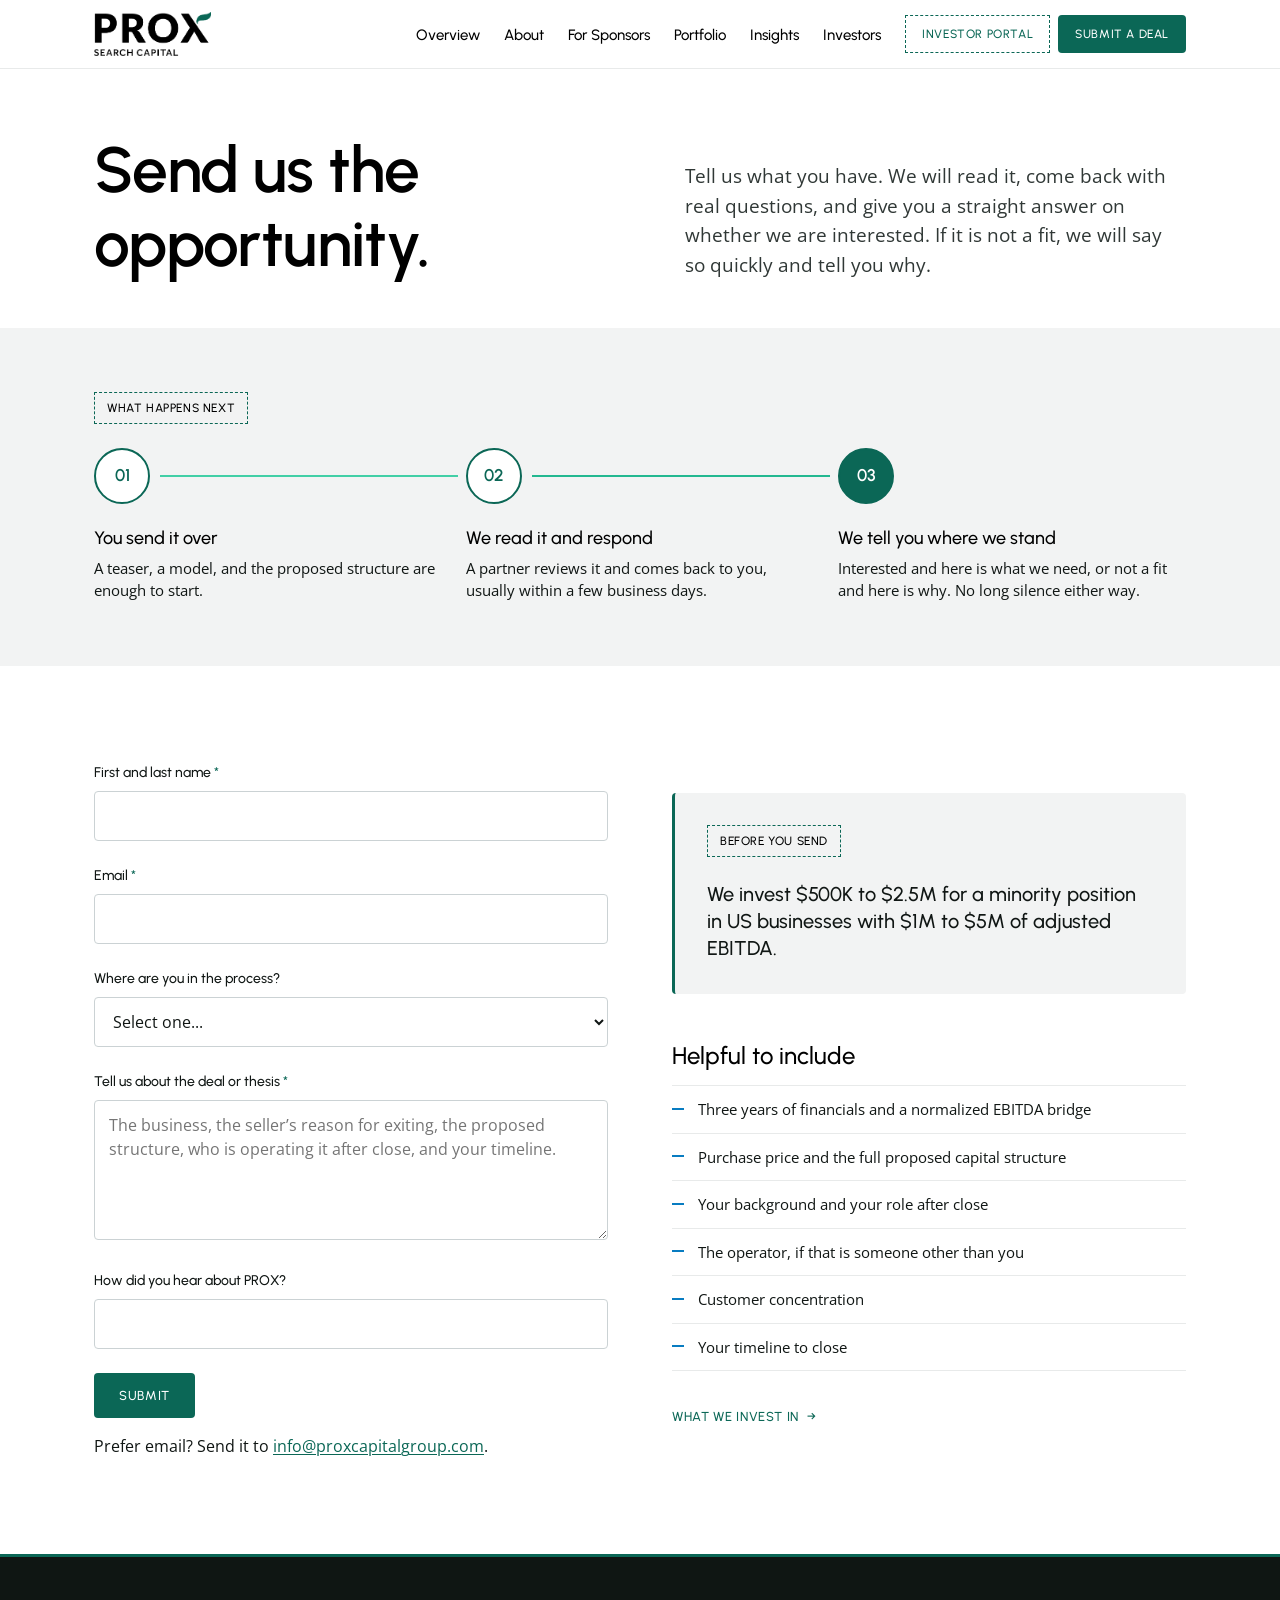
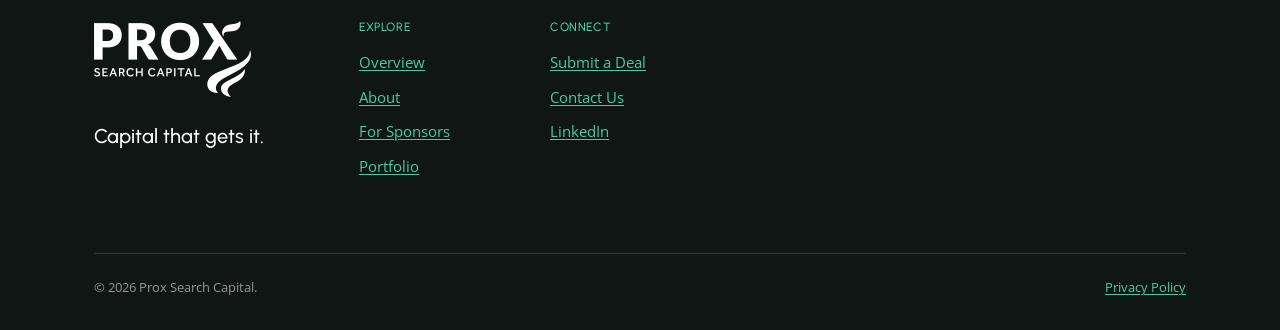
<file: submit.html>
<!doctype html>
<html lang="en">
<head>
<meta charset="utf-8">
<meta name="viewport" content="width=device-width, initial-scale=1">
<meta name="color-scheme" content="light">
<title>Submit a Deal — Prox Search Capital</title>
<meta name="description" content="Send us the opportunity. We will tell you quickly whether it is a fit.">
<link rel="icon" href="favicon.ico" sizes="any">
<link rel="icon" type="image/png" sizes="32x32" href="assets/logos/favicon-32.png">
<link rel="icon" type="image/png" sizes="16x16" href="assets/logos/favicon-16.png">
<link rel="apple-touch-icon" href="assets/logos/apple-touch-icon.png">
<link rel="preconnect" href="https://fonts.googleapis.com">
<link rel="preconnect" href="https://fonts.gstatic.com" crossorigin>
<link href="https://fonts.googleapis.com/css2?family=Urbanist:ital,wght@0,400;0,500;0,600;1,400;1,500;1,600&family=Open+Sans:ital,wght@0,400;0,600;1,400;1,600&display=swap" rel="stylesheet">
<link rel="stylesheet" href="css/tokens.css">
<link rel="stylesheet" href="css/site.css">
</head>
<body>
<a class="skip" href="#main">Skip to content</a>

<header class="site-header">
  <div class="wrap site-header__inner">
    <a class="site-header__logo" href="index.html" aria-label="Prox Search Capital — home">
      <img src="assets/logos/prox-primary-color.png" alt="Prox Search Capital" width="590" height="222">
    </a>
    <button class="nav-toggle" type="button" aria-expanded="false" aria-controls="site-nav">Menu</button>
    <nav class="site-nav" id="site-nav" aria-label="Primary">
      <ul>
          <li><a href="index.html">Overview</a></li>
          <li><a href="about.html">About</a></li>
          <li><a href="for-sponsors.html">For Sponsors</a></li>
          <li><a href="portfolio.html">Portfolio</a></li>
          <li><a href="insights.html">Insights</a></li>
          <li><a href="investors.html">Investors</a></li>
          <li class="nav-mobile-only"><a href="submit.html">Submit a Deal</a></li>
          <li class="nav-mobile-only"><a href="https://valence.vectorais.com/login">Investor Portal</a></li>      </ul>
    </nav>
    <div class="site-header__actions">
      <a class="btn btn--bracket" href="https://valence.vectorais.com/login">Investor Portal</a>
      <a class="btn btn--primary" href="submit.html">Submit a Deal</a>
    </div>
  </div>
</header>

<main id="main">
  <!-- ===== Page hero ===== -->
  <section class="page-hero">
    <div class="wrap">
      <div class="page-hero__grid">
        <div>
      <h1>Send us the opportunity.</h1>
        </div>
        <div>
      <p class="lead">Tell us what you have. We will read it, come back with real questions, and give you a straight answer on whether we are interested. If it is not a fit, we will say so quickly and tell you why.</p>
        </div>
      </div>
    </div>
  </section>

  <!-- ===== What happens next ===== -->
  <section class="section section--tight section--gray">
    <div class="wrap">
      <span class="marker">What Happens Next</span>
      <ol class="process process--3">
        <li class="process__step">
          <div class="process__node">01</div>
          <h4>You send it over</h4>
          <p>A teaser, a model, and the proposed structure are enough to start.</p>
        </li>
        <li class="process__step">
          <div class="process__node">02</div>
          <h4>We read it and respond</h4>
          <p>A partner reviews it and comes back to you, usually within a few business days.</p>
        </li>
        <li class="process__step">
          <div class="process__node process__node--final">03</div>
          <h4>We tell you where we stand</h4>
          <p>Interested and here is what we need, or not a fit and here is why. No long silence either way.</p>
        </li>
      </ol>
    </div>
  </section>

  <!-- ===== Form ===== -->
  <section class="section">
    <div class="wrap">
      <div class="split">
        <div>
          <form class="form" name="contact" method="POST" action="/thanks"
                data-netlify="true" data-netlify-honeypot="bot-field">
            <input type="hidden" name="form-name" value="contact" />

            <p style="display:none"><label>Don&rsquo;t fill this out: <input name="bot-field" /></label></p>

            <div class="field">
              <label for="name">First and last name <span class="req" aria-hidden="true">*</span></label>
              <input type="text" id="name" name="name" autocomplete="name" required>
            </div>

            <div class="field">
              <label for="email">Email <span class="req" aria-hidden="true">*</span></label>
              <input type="email" id="email" name="email" autocomplete="email" required>
            </div>

            <div class="field">
              <label for="stage">Where are you in the process?</label>
              <select id="stage" name="stage">
                <option value="" disabled selected>Select one...</option>
                <option value="Still building the thesis">Still building the thesis</option>
                <option value="Early look, no LOI">Early look, no LOI</option>
                <option value="LOI submitted">LOI submitted</option>
                <option value="LOI signed, in diligence">LOI signed, in diligence</option>
                <option value="Diligence complete, working toward close">Diligence complete, working toward close</option>
              </select>
            </div>

            <div class="field">
              <label for="details">Tell us about the deal or thesis <span class="req" aria-hidden="true">*</span></label>
              <textarea id="details" name="details" required placeholder="The business, the seller&rsquo;s reason for exiting, the proposed structure, who is operating it after close, and your timeline."></textarea>
            </div>

            <div class="field">
              <label for="source">How did you hear about PROX?</label>
              <input type="text" id="source" name="source">
            </div>

            <button class="btn btn--primary" type="submit">Submit</button>
            <p class="hint" style="margin-top:var(--prox-4)">Prefer email? Send it to <a href="mailto:info@proxcapitalgroup.com">info@proxcapitalgroup.com</a>.</p>
          </form>
        </div>

        <div>
          <div class="callout">
            <span class="marker">Before you send</span>
            <p>We invest $500K to $2.5M for a minority position in US businesses with $1M to $5M of adjusted EBITDA.</p>
          </div>

          <h3 style="margin-top:var(--prox-7); margin-bottom:var(--prox-4)">Helpful to include</h3>
          <ul class="rule-list">
            <li>Three years of financials and a normalized EBITDA bridge</li>
            <li>Purchase price and the full proposed capital structure</li>
            <li>Your background and your role after close</li>
            <li>The operator, if that is someone other than you</li>
            <li>Customer concentration</li>
            <li>Your timeline to close</li>
          </ul>

          <p style="margin-top:var(--prox-6)"><a class="cta-text" href="for-sponsors.html#what-we-invest-in">What we invest in</a></p>
        </div>
      </div>
    </div>
  </section>
</main>

<footer class="site-footer">
  <div class="wrap">
    <div class="site-footer__top">
      <div>
        <div class="site-footer__logo">
          <img src="assets/logos/prox-stacked-white.png" alt="Prox Search Capital" width="628" height="304">
        </div>
        <p class="site-footer__tagline">Capital that gets it.</p>
      </div>
      <div>
        <h4>Explore</h4>
        <ul>
          <li><a href="index.html">Overview</a></li>
          <li><a href="about.html">About</a></li>
          <li><a href="for-sponsors.html">For Sponsors</a></li>
          <li><a href="portfolio.html">Portfolio</a></li>
        </ul>
      </div>
      <div>
        <h4>Connect</h4>
        <ul>
          <li><a href="submit.html">Submit a Deal</a></li>
          <li><a href="submit.html">Contact Us</a></li>
          <li><a href="https://www.linkedin.com/company/prox-search-capital/">LinkedIn</a></li>
        </ul>
      </div>
      <div class="site-footer__news">
        <div class="beehiiv-embed">
          <script async src="https://subscribe-forms.beehiiv.com/v3/loader.js" data-beehiiv-form="9998e3a9-7fa9-4e20-96c9-e28aa555a56b"></script>
        </div>
      </div>
    </div>
    <div class="site-footer__bottom">
      <span>&copy; 2026 Prox Search Capital.</span>
      <span><a href="privacy-policy.html">Privacy Policy</a></span>
    </div>
  </div>
</footer>

<script src="js/site.js"></script>
</body>
</html>
</file>
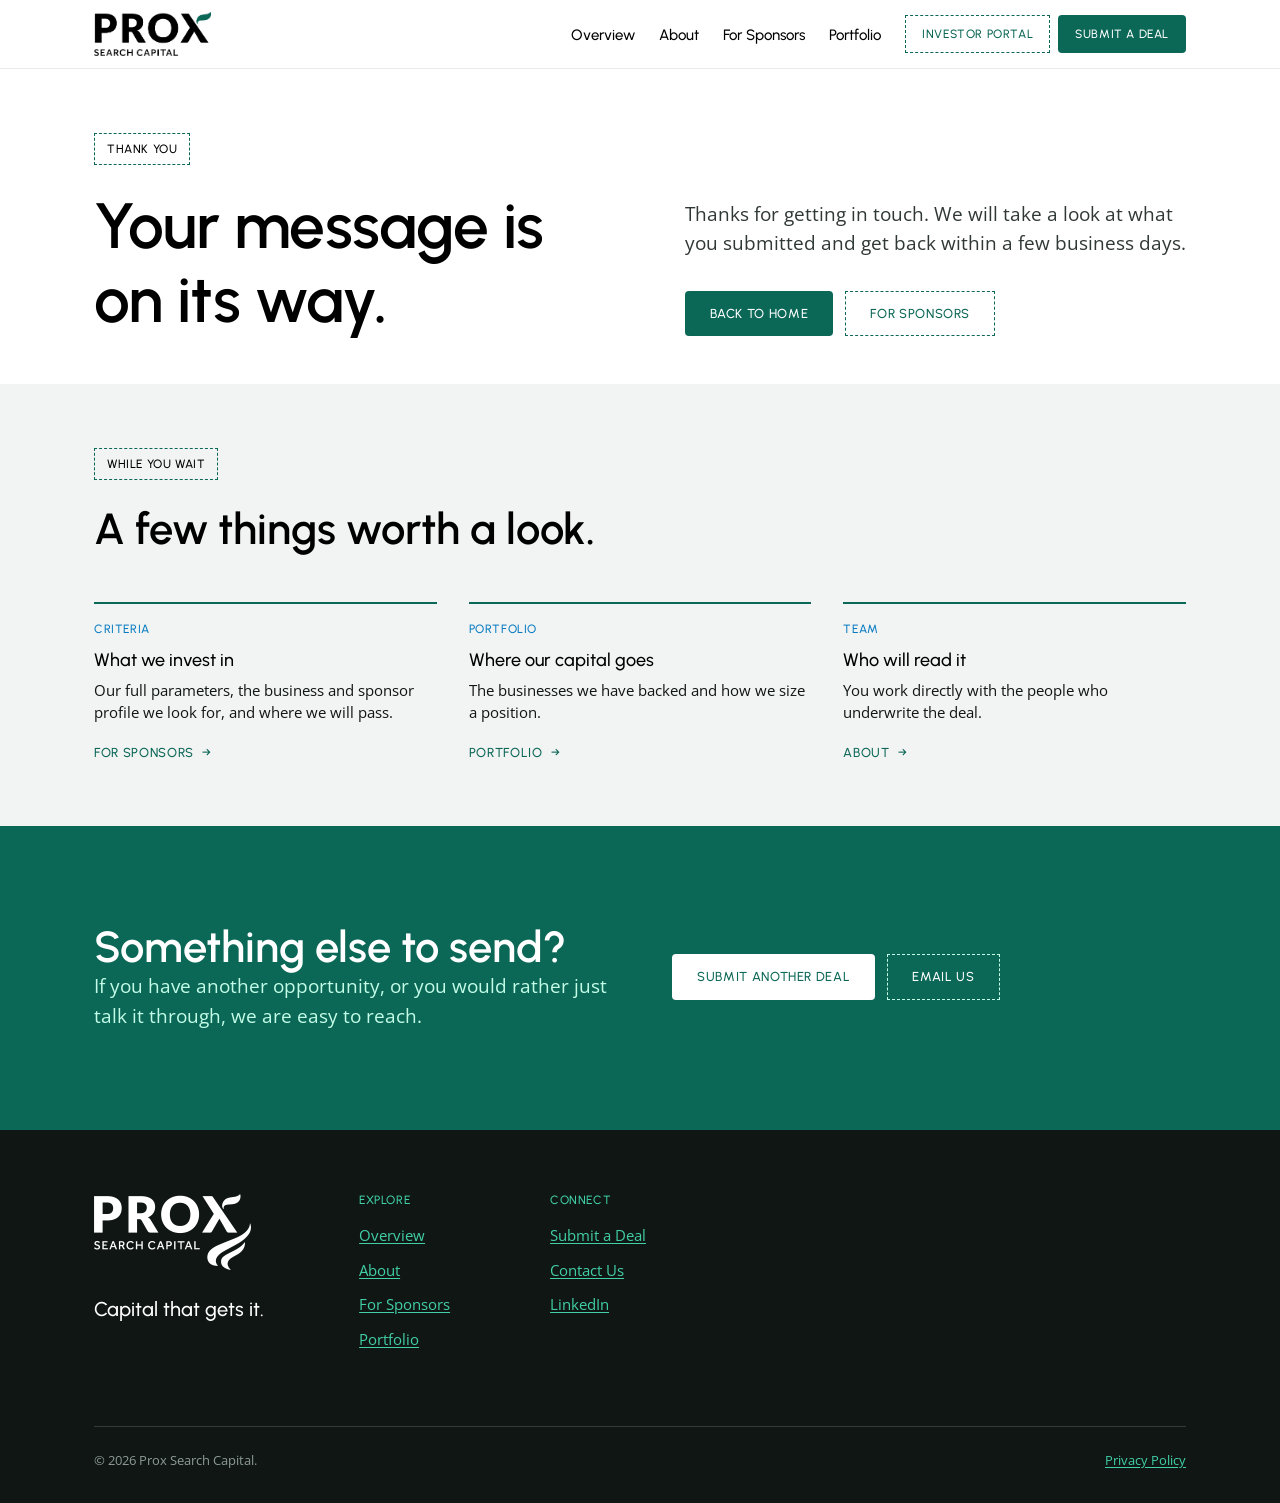
<file: thanks.html>
<!doctype html>
<html lang="en">
<head>
<meta charset="utf-8">
<meta name="viewport" content="width=device-width, initial-scale=1">
<meta name="color-scheme" content="light">
<title>Thank You — Prox Search Capital</title>
<meta name="description" content="Your message has been sent. A partner will come back to you within a few business days.">
<link rel="icon" href="favicon.ico" sizes="any">
<link rel="icon" type="image/png" sizes="32x32" href="assets/logos/favicon-32.png">
<link rel="icon" type="image/png" sizes="16x16" href="assets/logos/favicon-16.png">
<link rel="apple-touch-icon" href="assets/logos/apple-touch-icon.png">
<link rel="preconnect" href="https://fonts.googleapis.com">
<link rel="preconnect" href="https://fonts.gstatic.com" crossorigin>
<link href="https://fonts.googleapis.com/css2?family=Urbanist:ital,wght@0,400;0,500;0,600;1,400;1,500;1,600&family=Open+Sans:ital,wght@0,400;0,600;1,400;1,600&display=swap" rel="stylesheet">
<link rel="stylesheet" href="css/tokens.css">
<link rel="stylesheet" href="css/site.css">
</head>
<body>
<a class="skip" href="#main">Skip to content</a>

<header class="site-header">
  <div class="wrap site-header__inner">
    <a class="site-header__logo" href="index.html" aria-label="Prox Search Capital — home">
      <img src="assets/logos/prox-primary-color.png" alt="Prox Search Capital" width="590" height="222">
    </a>
    <button class="nav-toggle" type="button" aria-expanded="false" aria-controls="site-nav">Menu</button>
    <nav class="site-nav" id="site-nav" aria-label="Primary">
      <ul>
          <li><a href="index.html">Overview</a></li>
          <li><a href="about.html">About</a></li>
          <li><a href="for-sponsors.html">For Sponsors</a></li>
          <li><a href="portfolio.html">Portfolio</a></li>
          <li class="nav-mobile-only"><a href="submit.html">Submit a Deal</a></li>
          <li class="nav-mobile-only"><a href="https://valence.vectorais.com/login">Investor Portal</a></li>      </ul>
    </nav>
    <div class="site-header__actions">
      <a class="btn btn--bracket" href="https://valence.vectorais.com/login">Investor Portal</a>
      <a class="btn btn--primary" href="submit.html">Submit a Deal</a>
    </div>
  </div>
</header>

<main id="main">
  <!-- ===== Page hero ===== -->
  <section class="page-hero">
    <div class="wrap">
      <div class="page-hero__grid">
        <div>
      <span class="marker">Thank You</span>
      <h1>Your message is on its way.</h1>
        </div>
        <div>
      <p class="lead">Thanks for getting in touch. We will take a look at what you submitted and get back within a few business days.</p>
      <div class="btn-row" style="margin-top:var(--prox-6)">
        <a class="btn btn--primary" href="index.html">Back to Home</a>
        <a class="btn btn--bracket" href="for-sponsors.html">For Sponsors</a>
      </div>
        </div>
      </div>
    </div>
  </section>

  <!-- ===== While you wait ===== -->
  <section class="section section--tight section--gray">
    <div class="wrap">
      <div class="section-head">
        <span class="marker">While You Wait</span>
        <h2>A few things worth a look.</h2>
      </div>
      <ul class="feature-list feature-list--3">
        <li>
          <span class="feature-list__idx">Criteria</span>
          <h4>What we invest in</h4>
          <p>Our full parameters, the business and sponsor profile we look for, and where we will pass.</p>
          <p style="margin-top:var(--prox-4)"><a class="cta-text" href="for-sponsors.html#what-we-invest-in">For Sponsors</a></p>
        </li>
        <li>
          <span class="feature-list__idx">Portfolio</span>
          <h4>Where our capital goes</h4>
          <p>The businesses we have backed and how we size a position.</p>
          <p style="margin-top:var(--prox-4)"><a class="cta-text" href="portfolio.html">Portfolio</a></p>
        </li>
        <li>
          <span class="feature-list__idx">Team</span>
          <h4>Who will read it</h4>
          <p>You work directly with the people who underwrite the deal.</p>
          <p style="margin-top:var(--prox-4)"><a class="cta-text" href="about.html">About</a></p>
        </li>
      </ul>
    </div>
  </section>

  <!-- ===== Closing CTA ===== -->
  <section class="section section--green">
    <div class="wrap">
      <div class="split">
        <div>
          <h2 style="color:#fff">Something else to send?</h2>
          <p class="lead" style="color:var(--prox-green-1100)">If you have another opportunity, or you would rather just talk it through, we are easy to reach.</p>
        </div>
        <div class="btn-row">
          <a class="btn btn--primary" href="submit.html">Submit Another Deal</a>
          <a class="btn btn--bracket" href="mailto:info@proxcapitalgroup.com">Email Us</a>
        </div>
      </div>
    </div>
  </section>
</main>

<footer class="site-footer">
  <div class="wrap">
    <div class="site-footer__top">
      <div>
        <div class="site-footer__logo">
          <img src="assets/logos/prox-stacked-white.png" alt="Prox Search Capital" width="628" height="304">
        </div>
        <p class="site-footer__tagline">Capital that gets it.</p>
      </div>
      <div>
        <h4>Explore</h4>
        <ul>
          <li><a href="index.html">Overview</a></li>
          <li><a href="about.html">About</a></li>
          <li><a href="for-sponsors.html">For Sponsors</a></li>
          <li><a href="portfolio.html">Portfolio</a></li>
        </ul>
      </div>
      <div>
        <h4>Connect</h4>
        <ul>
          <li><a href="submit.html">Submit a Deal</a></li>
          <li><a href="submit.html">Contact Us</a></li>
          <li><a href="https://www.linkedin.com/company/prox-search-capital/">LinkedIn</a></li>
        </ul>
      </div>
      <div class="site-footer__news">
        <div class="beehiiv-embed">
          <script async src="https://subscribe-forms.beehiiv.com/v3/loader.js" data-beehiiv-form="9998e3a9-7fa9-4e20-96c9-e28aa555a56b"></script>
        </div>
      </div>
    </div>
    <div class="site-footer__bottom">
      <span>&copy; 2026 Prox Search Capital.</span>
      <span><a href="privacy-policy.html">Privacy Policy</a></span>
    </div>
  </div>
</footer>

<script src="js/site.js"></script>
</body>
</html>
</file>
<file: css/tokens.css>
/* Prox Search Capital — design tokens
   Derived from the Prox Search Capital Brand Guidelines, Feb 2025.
   Import this rather than retyping values. */

:root {
  /* ---- Primary palette ---- */
  --prox-green:        #0B6756;   /* primary */
  --prox-black:        #000000;
  --prox-gray:         #F2F3F3;   /* light gray surface */
  --prox-white:        #FFFFFF;
  --prox-blue:         #087CC1;   /* accent only — ties to Prox Capital Group */

  /* ---- Extended tint ramp, dark to light ---- */
  --prox-green-100:    #0b6756;
  --prox-green-200:    #0E7A65;
  --prox-green-300:    #10906F;
  --prox-green-400:    #14A47D;
  --prox-green-500:    #23B890;
  --prox-green-600:    #42CFA6;
  --prox-green-700:    #5DD6B1;
  --prox-green-800:    #76E0BF;
  --prox-green-900:    #8FEACC;
  --prox-green-1000:   #A9F4DA;
  --prox-green-1100:   #C3FDE8;

  /* ---- Neutrals (not in the guide; needed for UI and charts) ---- */
  --prox-ink:          #101614;   /* body text, softer than pure black on screen */
  --prox-muted:        #5B6770;   /* captions, axis labels */
  --prox-neutral:      #B9C2C7;   /* "other" / unhighlighted chart series */
  --prox-rule:         #E8EAEA;   /* hairlines, gridlines */

  /* ---- Semantic ---- */
  --prox-bg:           var(--prox-white);
  --prox-surface:      var(--prox-gray);
  --prox-border:       var(--prox-green-1100);
  --prox-link:         var(--prox-green);
  --prox-focus-ring:   var(--prox-blue);

  /* ---- Typography ---- */
  --prox-font-head: Urbanist, Poppins, "Century Gothic", "Avenir Next", Montserrat, sans-serif;
  --prox-font-body: "Open Sans", "Segoe UI", Helvetica, Arial, sans-serif;

  --prox-w-regular:  400;
  --prox-w-medium:   500;
  --prox-w-semibold: 600;

  --prox-track-caps: 0.05em;   /* pre-titles and CTAs: guide tracking +50 */
  --prox-track-body: 0;

  --prox-size-display:   3.5rem;
  --prox-size-h1:        2.25rem;
  --prox-size-h2:        1.5rem;
  --prox-size-h3:        1.125rem;
  --prox-size-body:      1rem;
  --prox-size-caption:   0.8125rem;
  --prox-size-pretitle:  0.75rem;

  --prox-lh-head: 1.15;
  --prox-lh-body: 1.5;
  --prox-measure: 68ch;

  /* ---- Spacing (4px base) ---- */
  --prox-1: 4px;   --prox-2: 8px;   --prox-3: 12px;  --prox-4: 16px;
  --prox-5: 24px;  --prox-6: 32px;  --prox-7: 48px;  --prox-8: 64px;
  --prox-9: 96px;  --prox-10: 128px;

  /* ---- Shape ---- */
  --prox-radius:    4px;
  --prox-radius-sm: 2px;
  --prox-maxw:      1140px;

  /* ---- Signature gradient ---- */
  --prox-gradient: radial-gradient(circle at 0% 0%,
    rgba(11,103,86,0.18) 0%, rgba(11,103,86,0) 55%);

  /* ---- Chart palettes ---- */
  --prox-cat-1: #0B6756;
  --prox-cat-2: #087CC1;
  --prox-cat-3: #23B890;
  --prox-cat-4: #8FEACC;   /* fills only — too light for thin lines */
  --prox-cat-neutral: #B9C2C7;
  /* Sequential, light to dark:
     #C3FDE8  #8FEACC  #42CFA6  #14A47D  #0B6756 */
}

/* Dark mode is not defined in the guide. These are sensible defaults:
   green moves up the ramp because #0B6756 fails contrast on a dark ground. */
@media (prefers-color-scheme: dark) {
  :root:not([data-theme="light"]) {
    --prox-bg:      #0F1613;
    --prox-surface: #18211E;
    --prox-ink:     #E8EAEA;
    --prox-rule:    #24312D;
    --prox-link:    var(--prox-green-600);
    --prox-border:  #24312D;
  }
}

/* ---- Base ---- */
body {
  background: var(--prox-bg);
  color: var(--prox-ink);
  font-family: var(--prox-font-body);
  font-size: var(--prox-size-body);
  line-height: var(--prox-lh-body);
}

h1, h2, h3, h4, .prox-display {
  font-family: var(--prox-font-head);
  line-height: var(--prox-lh-head);
  letter-spacing: var(--prox-track-body);
  color: var(--prox-ink);
}
.prox-display { font-size: var(--prox-size-display); font-weight: var(--prox-w-semibold); }
h1 { font-size: var(--prox-size-h1); font-weight: var(--prox-w-semibold); }
h2 { font-size: var(--prox-size-h2); font-weight: var(--prox-w-medium); }
h3 { font-size: var(--prox-size-h3); font-weight: var(--prox-w-medium); }

.prox-pretitle {
  font-family: var(--prox-font-head);
  font-weight: var(--prox-w-medium);
  font-size: var(--prox-size-pretitle);
  letter-spacing: var(--prox-track-caps);
  text-transform: uppercase;
  color: var(--prox-green);
}

/* Mid-sentence emphasis, as used throughout the guide's own spreads */
.prox-em { color: var(--prox-green); }

/* Values-card treatment (guide p.6) — the default container */
.prox-card {
  background: var(--prox-surface);
  border-left: 3px solid var(--prox-green);
  padding: var(--prox-5);
  border-radius: 0 var(--prox-radius) var(--prox-radius) 0;
}

/* Dashed-bracket section marker (guide: MISSION, VISION, VALUES) */
.prox-marker {
  display: inline-block;
  padding: 6px 12px;
  border: 1.5px dashed var(--prox-green);
  font-family: var(--prox-font-head);
  font-weight: var(--prox-w-medium);
  font-size: var(--prox-size-pretitle);
  letter-spacing: var(--prox-track-caps);
  text-transform: uppercase;
}

/* Inverse variants — for use on a #0B6756 field or dark photography */
.prox-marker--inverse { border-color: var(--prox-white); color: var(--prox-white); }
.prox-card--inverse {
  background: rgba(255,255,255,0.08);
  border-left-color: var(--prox-green-1100);
  color: var(--prox-white);
}
.prox-btn--inverse {
  background: var(--prox-white);
  border-color: var(--prox-white);
  color: var(--prox-green);
}
.prox-btn--inverse:hover  { background: var(--prox-green-1100); border-color: var(--prox-green-1100); }
.prox-btn--inverse:active { background: var(--prox-green-1000); border-color: var(--prox-green-1000); }
.prox-em--inverse { color: var(--prox-green-1100); }

/* Focus frame — wrap an <img>. Uses two pseudo-elements per wrapper,
   so nest .prox-frame > .prox-frame-alt for all four corners, or use
   assets/elements/focus-frame.svg as a background image. */
.prox-frame { position: relative; display: inline-block; }
.prox-frame::before, .prox-frame::after {
  content: ""; position: absolute; width: 32px; height: 32px;
  border: 4px solid var(--prox-green);
}
.prox-frame::before { top: -12px; left: -12px; border-right: 0; border-bottom: 0; }
.prox-frame::after { bottom: -12px; right: -12px; border-left: 0; border-top: 0; }

/* Buttons */
.prox-btn {
  font-family: var(--prox-font-head);
  font-weight: var(--prox-w-medium);
  letter-spacing: var(--prox-track-caps);
  text-transform: uppercase;
  padding: var(--prox-3) var(--prox-5);
  border-radius: var(--prox-radius);
  border: 1.5px solid var(--prox-green);
  background: var(--prox-green);
  color: var(--prox-white);
  cursor: pointer;
}
.prox-btn:hover  { background: var(--prox-green-200); border-color: var(--prox-green-200); }
.prox-btn:active { background: var(--prox-green-300); border-color: var(--prox-green-300); }
.prox-btn--secondary { background: transparent; color: var(--prox-green); }

:where(a, button, input, select, textarea, [tabindex]):focus-visible {
  outline: 2px solid var(--prox-focus-ring);
  outline-offset: 2px;
}
</file>
<file: css/site.css>
/* ==========================================================================
   Prox Search Capital — site styles
   Built on the Prox Search Capital Brand Guidelines (Feb 2025).
   Tokens live in tokens.css; this file only composes them.
   ========================================================================== */

/* --- Reset ---------------------------------------------------------------- */
*, *::before, *::after { box-sizing: border-box; }
html { -webkit-text-size-adjust: 100%; scroll-behavior: smooth; }
body, h1, h2, h3, h4, p, ul, ol, li, figure, blockquote, dl, dd { margin: 0; padding: 0; }
ul, ol { list-style: none; }
img, svg { max-width: 100%; height: auto; display: block; }
button, input, textarea, select { font: inherit; color: inherit; }

/* --- Base ----------------------------------------------------------------- */
body {
  background: var(--prox-bg);
  color: var(--prox-ink);
  font-family: var(--prox-font-body);
  font-size: var(--prox-size-body);
  line-height: var(--prox-lh-body);
  -webkit-font-smoothing: antialiased;
}

h1, h2, h3, h4, .display {
  font-family: var(--prox-font-head);
  line-height: var(--prox-lh-head);
  color: var(--prox-black);
}
h1, .display { font-weight: var(--prox-w-semibold); font-size: clamp(2.25rem, 4.4vw, 3.5rem); letter-spacing: -0.01em; }
h2            { font-weight: var(--prox-w-semibold); font-size: clamp(1.75rem, 2.8vw, 2.25rem); }
h3            { font-weight: var(--prox-w-medium);   font-size: var(--prox-size-h2); }
h4            { font-weight: var(--prox-w-medium);   font-size: var(--prox-size-h3); }

p { max-width: var(--prox-measure); }
p + p { margin-top: var(--prox-4); }

a { color: var(--prox-link); text-decoration: underline; text-underline-offset: 0.15em; text-decoration-thickness: 1px; }
a:hover { color: var(--prox-green-200); }
:focus-visible { outline: 2px solid var(--prox-focus-ring); outline-offset: 2px; }

strong { font-weight: 600; }
.em { color: var(--prox-green); font-weight: 600; }

.lead { font-size: 1.125rem; color: #303836; }
.muted { color: var(--prox-muted); }
.caption { font-size: var(--prox-size-caption); color: var(--prox-muted); }

/* --- Layout --------------------------------------------------------------- */
.wrap { width: 100%; max-width: var(--prox-maxw); margin-inline: auto; padding-inline: var(--prox-5); }
.section { padding-block: var(--prox-9); }
.section--tight { padding-block: var(--prox-8); }
.section--gray { background: var(--prox-surface); }
.section--green { background: var(--prox-green); color: #fff; }
.section--gradient { background: var(--prox-gradient); }

.section-head { max-width: 760px; margin-bottom: var(--prox-7); }
.section-head p { margin-top: var(--prox-4); }

.grid { display: grid; gap: var(--prox-5); }
.grid-2 { grid-template-columns: repeat(2, 1fr); }
.grid-3 { grid-template-columns: repeat(3, 1fr); }
.grid-4 { grid-template-columns: repeat(4, 1fr); }
.split { display: grid; grid-template-columns: 1fr 1fr; gap: var(--prox-8); align-items: center; }
.split--wide-left { grid-template-columns: 1.15fr 1fr; }

.stack-2 > * + * { margin-top: var(--prox-2); }
.stack-4 > * + * { margin-top: var(--prox-4); }
.stack-5 > * + * { margin-top: var(--prox-5); }
.stack-6 > * + * { margin-top: var(--prox-6); }

/* --- Section marker (dashed corner-bracket label) ------------------------- */
.marker {
  display: inline-block;
  padding: 6px 12px;
  border: 1.5px dashed var(--prox-green);
  font-family: var(--prox-font-head);
  font-weight: var(--prox-w-medium);
  font-size: var(--prox-size-pretitle);
  letter-spacing: var(--prox-track-caps);
  text-transform: uppercase;
  color: var(--prox-black);
  margin-bottom: var(--prox-5);
}
.section--green .marker { border-color: var(--prox-green-1100); color: #fff; }

/* --- Buttons -------------------------------------------------------------- */
.btn {
  display: inline-block;
  font-family: var(--prox-font-head);
  font-weight: var(--prox-w-medium);
  font-size: 0.8125rem;
  letter-spacing: var(--prox-track-caps);
  text-transform: uppercase;
  text-decoration: none;
  padding: 12px 24px;
  border-radius: var(--prox-radius);
  border: 1.5px solid transparent;
  cursor: pointer;
  transition: background-color .15s ease, color .15s ease, border-color .15s ease;
}
.btn--primary { background: var(--prox-green); color: #fff; }
.btn--primary:hover { background: var(--prox-green-200); color: #fff; }
.btn--primary:active { background: var(--prox-green-300); }

.btn--secondary { border-color: var(--prox-green); color: var(--prox-green); background: transparent; }
.btn--secondary:hover { background: var(--prox-green); color: #fff; }

/* Dashed-bracket CTA — the treatment used across PROX properties today */
.btn--bracket {
  background: transparent;
  border: 1.5px dashed var(--prox-green);
  color: var(--prox-green);
  border-radius: 0;
}
.btn--bracket:hover { background: var(--prox-green); border-style: solid; color: #fff; }

.section--green .btn--primary,
.btn--inverse { background: #fff; color: var(--prox-green); }
.section--green .btn--primary:hover,
.btn--inverse:hover { background: var(--prox-green-1100); color: var(--prox-green); }
.section--green .btn--bracket { border-color: var(--prox-green-1100); color: #fff; }
.section--green .btn--bracket:hover { background: #fff; color: var(--prox-green); border-style: solid; }

/* Tertiary text CTA — "LEARN MORE →" */
.cta-text {
  font-family: var(--prox-font-head);
  font-weight: var(--prox-w-medium);
  font-size: 0.8125rem;
  letter-spacing: var(--prox-track-caps);
  text-transform: uppercase;
  color: var(--prox-green);
  text-decoration: none;
  display: inline-flex; align-items: center; gap: 8px;
}
.cta-text::after { content: '→'; transition: transform .15s ease; }
.cta-text:hover::after { transform: translateX(4px); }
.section--green .cta-text { color: var(--prox-green-1100); }

.btn-row { display: flex; flex-wrap: wrap; gap: var(--prox-3); align-items: center; }

/* --- Cards ---------------------------------------------------------------- */
.card {
  background: var(--prox-surface);
  border-left: 3px solid var(--prox-green);
  border-radius: var(--prox-radius);
  padding: var(--prox-5);
}
.card h3, .card h4 { margin-bottom: var(--prox-2); }
.card p { font-size: 0.9375rem; }

.section--green .card,
.card--inverse {
  background: rgba(255,255,255,0.10);
  border-left-color: var(--prox-green-1100);
  color: #fff;
}
.section--green .card h3, .section--green .card h4 { color: #fff; }

/* Numbered process cards */
.step { background: var(--prox-surface); border-radius: var(--prox-radius); padding: var(--prox-5); border-top: 3px solid var(--prox-green); }
.step__num {
  font-family: var(--prox-font-head);
  font-weight: var(--prox-w-semibold);
  font-size: 2rem;
  color: var(--prox-green);
  line-height: 1;
  display: block;
  margin-bottom: var(--prox-3);
}
.step h4 { margin-bottom: var(--prox-2); }
.step p { font-size: 0.9375rem; }
.step__tags { margin-top: var(--prox-3); font-size: var(--prox-size-caption); color: var(--prox-muted); }

/* --- Fact strip (investment parameters) ----------------------------------- */
.facts { display: grid; grid-template-columns: repeat(5, 1fr); border-top: 1px solid var(--prox-rule); }
.facts > div { padding: var(--prox-5) var(--prox-4) var(--prox-5) 0; border-bottom: 1px solid var(--prox-rule); }
.facts dt {
  font-family: var(--prox-font-head);
  font-weight: var(--prox-w-medium);
  font-size: var(--prox-size-pretitle);
  letter-spacing: var(--prox-track-caps);
  text-transform: uppercase;
  color: var(--prox-muted);
  margin-bottom: var(--prox-2);
}
.facts dd {
  font-family: var(--prox-font-head);
  font-weight: var(--prox-w-semibold);
  font-size: 1.125rem;
  color: var(--prox-green);
  line-height: 1.25;
}
.section--green .facts { border-color: rgba(255,255,255,.28); }
.section--green .facts > div { border-color: rgba(255,255,255,.28); }
.section--green .facts dt { color: var(--prox-green-1100); }
.section--green .facts dd { color: #fff; }

/* --- Checklists ----------------------------------------------------------- */
.checklist li {
  position: relative;
  padding-left: 28px;
  margin-bottom: var(--prox-3);
  font-size: 0.9375rem;
  max-width: var(--prox-measure);
}
.checklist li::before {
  content: '';
  position: absolute;
  left: 0; top: 0.55em;
  width: 10px; height: 10px;
  border: 2px solid var(--prox-green);
  border-radius: 1px;
}
.section--green .checklist li::before { border-color: var(--prox-green-1100); }

/* --- Focus frame on imagery ---------------------------------------------- */
.framed { position: relative; display: block; }
.framed img { border-radius: 2px; width: 100%; aspect-ratio: 4 / 3; object-fit: cover; }
.framed--wide img { aspect-ratio: 16 / 9; }
.framed::before, .framed::after {
  content: ''; position: absolute; width: 40px; height: 40px;
  border: 4px solid var(--prox-green); pointer-events: none;
}
.framed::before { top: -14px; left: -14px; border-right: 0; border-bottom: 0; }
.framed::after  { bottom: -14px; right: -14px; border-left: 0; border-top: 0; }

/* --- Pull quote / callout ------------------------------------------------- */
.callout {
  border-left: 3px solid var(--prox-green);
  background: var(--prox-surface);
  padding: var(--prox-6);
  border-radius: var(--prox-radius);
}
.callout p {
  font-family: var(--prox-font-head);
  font-weight: var(--prox-w-medium);
  font-size: 1.25rem;
  line-height: 1.35;
  max-width: 62ch;
}
.section--green .callout { background: rgba(255,255,255,.10); border-left-color: var(--prox-green-1100); }
.section--green .callout p { color: #fff; }

/* --- Header --------------------------------------------------------------- */
.site-header {
  position: sticky; top: 0; z-index: 50;
  background: rgba(255,255,255,0.96);
  backdrop-filter: saturate(140%) blur(6px);
  border-bottom: 1px solid var(--prox-rule);
}
.site-header__inner { display: flex; align-items: center; gap: var(--prox-5); padding-block: var(--prox-3); }
.site-header__logo img { height: 44px; width: auto; }
.site-nav { margin-left: auto; }
.site-nav ul { display: flex; align-items: center; gap: var(--prox-5); }
.site-nav a {
  font-family: var(--prox-font-head);
  font-weight: var(--prox-w-medium);
  font-size: 0.9375rem;
  color: var(--prox-black);
  text-decoration: none;
  padding-block: 4px;
  border-bottom: 2px solid transparent;
  white-space: nowrap;
}
.site-nav a:hover { color: var(--prox-green); }
.site-nav a[aria-current="page"] { color: var(--prox-green); border-bottom-color: var(--prox-green); }
.site-header__actions { display: flex; gap: var(--prox-2); }
.site-header__actions .btn { padding: 9px 16px; font-size: 0.75rem; }

.nav-toggle { display: none; background: none; border: 1.5px solid var(--prox-green); color: var(--prox-green); border-radius: 2px; padding: 8px 12px; margin-left: auto; cursor: pointer; font-family: var(--prox-font-head); font-size: .75rem; letter-spacing: var(--prox-track-caps); text-transform: uppercase; }

/* --- Hero ----------------------------------------------------------------- */
.hero { position: relative; overflow: hidden; padding-block: var(--prox-9); }
.hero::before {
  content: ''; position: absolute; inset: 0; z-index: -1;
  background: radial-gradient(circle at 8% 12%, rgba(11,103,86,0.16) 0%, rgba(11,103,86,0) 58%);
}
.hero h1 { margin-bottom: var(--prox-5); }
.hero .lead { margin-bottom: var(--prox-6); }

.page-hero { padding-block: var(--prox-8) var(--prox-7); position: relative; overflow: hidden; }
.page-hero::before {
  content: ''; position: absolute; inset: 0; z-index: -1;
  background: radial-gradient(circle at 92% 0%, rgba(11,103,86,0.14) 0%, rgba(11,103,86,0) 55%);
}
.page-hero h1 { margin-bottom: var(--prox-5); max-width: 20ch; }

/* --- Team ----------------------------------------------------------------- */
.bio { }
.bio__photo { margin-bottom: var(--prox-5); }
.bio__photo img { width: 100%; aspect-ratio: 4 / 5; object-fit: cover; object-position: center top; border-radius: 2px; }
.bio h3 { margin-bottom: 2px; }
.bio__role {
  font-family: var(--prox-font-head);
  font-size: var(--prox-size-pretitle);
  letter-spacing: var(--prox-track-caps);
  text-transform: uppercase;
  color: var(--prox-muted);
  margin-bottom: var(--prox-4);
}
.bio p { font-size: 0.9375rem; }
.bio .cta-text { margin-top: var(--prox-4); }

/* --- Insights ------------------------------------------------------------- */
.post {
  background: #fff;
  border: 1px solid var(--prox-rule);
  border-left: 3px solid var(--prox-green);
  border-radius: var(--prox-radius);
  padding: var(--prox-5);
  display: flex; flex-direction: column;
}
.post__meta {
  font-family: var(--prox-font-head);
  font-size: var(--prox-size-pretitle);
  letter-spacing: var(--prox-track-caps);
  text-transform: uppercase;
  color: var(--prox-muted);
  margin-bottom: var(--prox-3);
}
.post h3 { margin-bottom: var(--prox-3); }
.post p { font-size: 0.9375rem; flex: 1; }
.post .cta-text { margin-top: var(--prox-4); }

/* --- Portfolio ------------------------------------------------------------ */
.holding {
  background: var(--prox-surface);
  border-radius: var(--prox-radius);
  padding: var(--prox-5);
  border-top: 3px solid var(--prox-green);
}
.holding__tag {
  font-family: var(--prox-font-head);
  font-size: var(--prox-size-pretitle);
  letter-spacing: var(--prox-track-caps);
  text-transform: uppercase;
  color: var(--prox-muted);
  margin-bottom: var(--prox-3);
}
.holding h4 { margin-bottom: var(--prox-2); }
.holding p { font-size: 0.9375rem; }

.stat { text-align: left; }
.stat__num {
  font-family: var(--prox-font-head);
  font-weight: var(--prox-w-semibold);
  font-size: clamp(2.25rem, 4vw, 3rem);
  color: var(--prox-green);
  line-height: 1;
}
.stat__label {
  font-family: var(--prox-font-body);
  font-size: 0.9375rem;
  color: var(--prox-muted);
  margin-top: var(--prox-2);
}
.section--green .stat__num { color: #fff; }
.section--green .stat__label { color: var(--prox-green-1100); }

/* --- Editorial note (placeholder content flag) ---------------------------- */
.editor-note {
  border: 1.5px dashed var(--prox-blue);
  background: #F4F9FD;
  border-radius: var(--prox-radius);
  padding: var(--prox-4) var(--prox-5);
  font-size: 0.875rem;
  color: #1B4F73;
}
.editor-note strong { font-family: var(--prox-font-head); letter-spacing: var(--prox-track-caps); text-transform: uppercase; font-size: .75rem; display: block; margin-bottom: 4px; }

/* --- Forms ---------------------------------------------------------------- */
.form { max-width: 640px; }
.field { margin-bottom: var(--prox-5); }
.field label {
  display: block;
  font-family: var(--prox-font-head);
  font-weight: var(--prox-w-medium);
  font-size: 0.875rem;
  margin-bottom: var(--prox-2);
}
.field input, .field select, .field textarea {
  width: 100%;
  padding: 12px 14px;
  border: 1px solid #CBD2D4;
  border-radius: var(--prox-radius);
  background: #fff;
  font-family: var(--prox-font-body);
  font-size: 1rem;
}
.field input:focus, .field select:focus, .field textarea:focus { border-color: var(--prox-green); }
.field textarea { min-height: 140px; resize: vertical; }
.field .hint { font-size: var(--prox-size-caption); color: var(--prox-muted); margin-top: 6px; }
.req { color: var(--prox-green); }

/* --- Footer --------------------------------------------------------------- */
.site-footer { background: var(--prox-green); color: #fff; padding-block: var(--prox-8) var(--prox-6); }
.site-footer a { color: var(--prox-green-1100); }
.site-footer__top { display: grid; }  /* columns and gap set in the Footer layout block below */
.site-footer__logo img { height: 76px; width: auto; margin-bottom: var(--prox-5); }
.site-footer h4 {
  color: #fff;
  font-size: var(--prox-size-pretitle);
  letter-spacing: var(--prox-track-caps);
  text-transform: uppercase;
  margin-bottom: var(--prox-4);
  font-weight: var(--prox-w-medium);
}
.site-footer li { margin-bottom: var(--prox-3); font-size: 0.9375rem; }
.site-footer__tagline {
  font-family: var(--prox-font-head);
  font-weight: var(--prox-w-medium);
  font-size: 1.25rem;
  color: #fff;
  max-width: 24ch;
}
.site-footer__bottom {
  margin-top: var(--prox-8);
  padding-top: var(--prox-5);
  border-top: 1px solid rgba(255,255,255,0.25);
  display: flex; flex-wrap: wrap; gap: var(--prox-4); justify-content: space-between;
  font-size: var(--prox-size-caption);
  color: var(--prox-green-1100);
}

/* --- Skip link ------------------------------------------------------------ */
.skip { position: absolute; left: -9999px; }
.skip:focus { left: var(--prox-5); top: var(--prox-3); z-index: 100; background: #fff; padding: 10px 16px; border: 2px solid var(--prox-green); }

/* --- Responsive ----------------------------------------------------------- */
@media (max-width: 1200px) {
  .site-nav ul { gap: var(--prox-4); }
  .site-nav a { font-size: 0.875rem; }
  .site-header__actions .btn { padding: 9px 12px; font-size: 0.6875rem; }
}

@media (max-width: 1000px) {
  .facts { grid-template-columns: repeat(2, 1fr); }
  .facts > div { padding-right: var(--prox-4); }
  .grid-4 { grid-template-columns: repeat(2, 1fr); }
  .grid-3 { grid-template-columns: repeat(2, 1fr); }

  /* Mobile nav */
  .nav-toggle { display: block; }
  .site-header__actions { display: none; }
  .site-nav {
    display: none;
    position: absolute; left: 0; right: 0; top: 100%;
    background: #fff;
    border-bottom: 1px solid var(--prox-rule);
    padding: var(--prox-5);
  }
  .site-nav.is-open { display: block; }
  .site-nav ul { flex-direction: column; align-items: stretch; gap: 0; }
  .site-nav li { border-bottom: 1px solid var(--prox-rule); }
  .site-nav li:last-child { border-bottom: 0; }
  .site-nav a { display: block; padding: 14px 0; font-size: 1rem; border-bottom: 0; }
  .site-nav a[aria-current="page"] { border-bottom: 0; }
  .site-header__inner { position: relative; }
}

@media (max-width: 760px) {
  .section { padding-block: var(--prox-8); }
  .split, .split--wide-left, .grid-2, .grid-3, .grid-4 { grid-template-columns: 1fr; }
  .split { gap: var(--prox-7); }
  .facts { grid-template-columns: 1fr; }
  .framed::before, .framed::after { width: 28px; height: 28px; border-width: 3px; }
  .framed::before { top: -10px; left: -10px; }
  .framed::after { bottom: -10px; right: -10px; }
  .hero { padding-block: var(--prox-7); }
}

@media (prefers-reduced-motion: reduce) {
  html { scroll-behavior: auto; }
  * { transition: none !important; }
}

/* --- Print ---------------------------------------------------------------- */
@media print {
  .site-header, .site-footer, .btn, .cta-text { display: none; }
  body { color: #000; }
}

/* --- Long-form prose (legal pages) --------------------------------------- */
.prose { max-width: 760px; }
.prose h2 { font-size: 1.375rem; margin-top: var(--prox-7); margin-bottom: var(--prox-3); }
.prose h3 { font-size: 1.0625rem; margin-top: var(--prox-5); margin-bottom: var(--prox-2); }
.prose p { margin-bottom: var(--prox-4); }
.prose ul { margin-bottom: var(--prox-4); }

/* --- Mobile-only nav entries (mirror the header buttons) ------------------ */
.nav-mobile-only { display: none; }
@media (max-width: 1000px) {
  .nav-mobile-only { display: list-item; }
  .site-nav .nav-mobile-only a { color: var(--prox-green); font-weight: var(--prox-w-semibold); }
}

/* --- Process rail ---------------------------------------------------------
   Replaces the card grid for sequential content. Numbered nodes on a rail
   that darkens along the green tint ramp toward the decision. Criteria sit
   under each step as dotted chips, the dot in Prox Blue as an accent glyph.
   -------------------------------------------------------------------------- */
.process { position: relative; display: grid; grid-template-columns: repeat(5, 1fr); gap: var(--prox-5); }

.process__step { position: relative; }
.process__step h4 { margin-bottom: var(--prox-2); }
.process__step p { font-size: 0.9375rem; max-width: none; }

/* Connector: runs from this node's right edge to the next node's left edge. */
.process__step::before {
  content: ''; position: absolute;
  top: 27px; left: 66px; right: calc(8px - var(--prox-5));
  height: 2px; background: var(--prox-green-900);
}
.process__step:nth-child(1)::before { background: var(--prox-green-600); }
.process__step:nth-child(2)::before { background: var(--prox-green-500); }
.process__step:nth-child(3)::before { background: var(--prox-green-400); }
.process__step:nth-child(4)::before { background: var(--prox-green-200); }
.process__step:last-child::before  { display: none; }

.process__node {
  width: 56px; height: 56px; border-radius: 50%;
  background: #fff; border: 2px solid var(--prox-green);
  display: grid; place-items: center;
  font-family: var(--prox-font-head);
  font-weight: var(--prox-w-semibold);
  font-size: 1.0625rem;
  color: var(--prox-green);
  position: relative; z-index: 1;
  margin-bottom: var(--prox-5);
}
.process__node--final { background: var(--prox-green); color: #fff; }

/* Criteria chips — the dot is Prox Blue, used as iconography only */
.chips { display: flex; flex-wrap: wrap; gap: 6px 16px; margin-top: var(--prox-4); }
.chips li { display: flex; align-items: center; gap: 7px; font-size: var(--prox-size-caption); color: var(--prox-muted); }
.chips li::before { content: ''; flex: none; width: 5px; height: 5px; border-radius: 50%; background: var(--prox-blue); }

/* Crosshair accent beside a heading — one per composition */
.crosshair { display: inline-block; width: 22px; height: 22px; vertical-align: baseline; margin-left: 10px; }

@media (max-width: 1140px) {
  .process { grid-template-columns: 1fr; gap: var(--prox-6); }
  .process__step { padding-left: 76px; min-height: 56px; }
  .process__node { position: absolute; left: 0; top: 0; margin-bottom: 0; }
  .process__step::before {
    top: 62px; left: 27px; right: auto;
    bottom: calc(6px - var(--prox-6));
    width: 2px; height: auto;
  }
  .process__step p { max-width: var(--prox-measure); }
}

@media (max-width: 640px) {
  .process__step { padding-left: 60px; }
  .process__node { width: 44px; height: 44px; font-size: 0.9375rem; }
  .process__step::before { top: 50px; left: 21px; }
}

/* ==========================================================================
   v2 — larger display type, photo bands, hairline lists.
   Informed by the rhythm of mindscapital.co and industryventures.com:
   bigger headings, strong full-bleed bands, fewer filled boxes.
   ========================================================================== */

/* --- Type scale, raised ---------------------------------------------------- */
h1, .display { font-size: clamp(2.5rem, 5.2vw, 4rem); }
h2            { font-size: clamp(1.875rem, 3.4vw, 2.75rem); }
.page-hero h1 { max-width: 16ch; }
.hero h1      { max-width: 15ch; }
.lead         { font-size: 1.1875rem; line-height: 1.55; }

/* --- Split section head: big title left, copy right ------------------------ */
.section-head--split {
  display: grid; grid-template-columns: 1fr 1fr;
  gap: var(--prox-7) var(--prox-8);
  max-width: none; align-items: start;
}
.section-head--split > :first-child { grid-column: 1; }
.section-head--split .section-head__body { grid-column: 2; }
.section-head--split .section-head__body p:first-child { margin-top: 0; }

/* --- Hairline above a band ------------------------------------------------- */
.section--ruled { border-top: 1px solid var(--prox-rule); }

/* --- Photo band: grayscale photo under a green wash ------------------------ */
.photoband { position: relative; isolation: isolate; overflow: hidden; color: #fff; padding-block: var(--prox-9); }
.photoband__img {
  position: absolute; inset: 0; z-index: -2;
  width: 100%; height: 100%; object-fit: cover;
  filter: grayscale(0.9) contrast(1.4) brightness(0.74);
}
.photoband::after {
  content: ''; position: absolute; inset: 0; z-index: -1;
  background: linear-gradient(100deg, rgba(11,103,86,0.90) 0%, rgba(11,103,86,0.85) 48%, rgba(11,103,86,0.79) 100%);
}
.photoband h2, .photoband h3, .photoband h4 { color: #fff; }
.photoband .lead { color: var(--prox-green-1100); }
.photoband p { color: rgba(255,255,255,0.92); }
.photoband .marker { border-color: var(--prox-green-1100); color: #fff; }
.photoband .cta-text { color: var(--prox-green-1100); }
.photoband .btn--primary { background: #fff; color: var(--prox-green); }
.photoband .btn--primary:hover { background: var(--prox-green-1100); }
.photoband .btn--bracket { border-color: var(--prox-green-1100); color: #fff; }
.photoband .btn--bracket:hover { background: #fff; color: var(--prox-green); border-style: solid; }
.photoband .stat__num { color: #fff; }
.photoband .stat__label { color: var(--prox-green-1100); }
.photoband .feature-list > li { border-color: rgba(255,255,255,0.3); }
.photoband .feature-list__idx { color: var(--prox-green-1100); }
.photoband .feature-list h4 { color: #fff; }
.photoband .rule-list li { border-color: rgba(255,255,255,0.3); color: rgba(255,255,255,0.92); }
.photoband .rule-list li::before { background: var(--prox-green-1100); }

/* --- Full-bleed photo strip: photo at full strength, no copy --------------- */
.photostrip { display: block; width: 100%; height: clamp(220px, 34vw, 420px); object-fit: cover; }
.photostrip--tall { height: clamp(280px, 44vw, 560px); }

/* --- Feature list: hairline rows, blue index. Replaces filled card grids --- */
.feature-list { display: grid; grid-template-columns: repeat(4, 1fr); gap: 0 var(--prox-6); }
.feature-list > li { border-top: 2px solid var(--prox-green); padding-top: var(--prox-4); }
.feature-list__idx {
  display: block;
  font-family: var(--prox-font-head);
  font-weight: var(--prox-w-medium);
  font-size: var(--prox-size-pretitle);
  letter-spacing: var(--prox-track-caps);
  text-transform: uppercase;
  color: var(--prox-blue);
  margin-bottom: var(--prox-3);
}
.feature-list h4 { margin-bottom: var(--prox-2); }
.feature-list p { font-size: 0.9375rem; max-width: none; }
.feature-list--2 { grid-template-columns: repeat(2, 1fr); gap: var(--prox-6) var(--prox-8); }
.feature-list--3 { grid-template-columns: repeat(3, 1fr); }

/* --- Rule list: hairline rows with a blue dash. Replaces checkbox bullets -- */
.rule-list li {
  position: relative;
  border-top: 1px solid var(--prox-rule);
  padding: var(--prox-3) 0 var(--prox-3) 26px;
  font-size: 0.9375rem;
  max-width: none;
}
.rule-list li::before {
  content: ''; position: absolute; left: 0; top: 1.42em;
  width: 12px; height: 2px; background: var(--prox-blue);
}
.rule-list li:last-child { border-bottom: 1px solid var(--prox-rule); }

/* Muted variant — for exclusions, so a "no" never looks like a "yes" */
.rule-list--muted li { color: var(--prox-muted); }
.rule-list--muted li::before {
  top: 1.15em; width: 12px; height: 12px; background: none;
  border-left: 2px solid var(--prox-neutral); border-bottom: 2px solid var(--prox-neutral);
  transform: rotate(-45deg) translateY(2px); transform-origin: center;
}
.rule-list--muted li strong { color: var(--prox-ink); font-family: var(--prox-font-head); font-weight: 500; }

/* --- Responsive ------------------------------------------------------------ */
@media (max-width: 1000px) {
  .feature-list { grid-template-columns: repeat(2, 1fr); gap: var(--prox-6) var(--prox-6); }
}
@media (max-width: 760px) {
  .section-head--split { grid-template-columns: 1fr; gap: var(--prox-5); }
  .section-head--split > :first-child,
  .section-head--split .section-head__body { grid-column: 1; }
  .feature-list, .feature-list--2, .feature-list--3 { grid-template-columns: 1fr; gap: var(--prox-6); }
  .photoband { padding-block: var(--prox-8); }
}

/* Three-step variant of the process rail */
.process--3 { grid-template-columns: repeat(3, 1fr); }
@media (max-width: 1140px) { .process--3 { grid-template-columns: 1fr; } }

/* Feature list on a solid green band (same inversion as on a photo band) */
.section--green .feature-list > li { border-color: rgba(255,255,255,0.3); }
.section--green .feature-list__idx { color: var(--prox-green-1100); }
.section--green .feature-list h4 { color: #fff; }
.section--green .rule-list li { border-color: rgba(255,255,255,0.3); color: rgba(255,255,255,0.92); }
.section--green .rule-list li::before { background: var(--prox-green-1100); }

/* Page hero as a two-column: big title left, supporting copy right */
.page-hero__grid { display: grid; grid-template-columns: 1.05fr 1fr; gap: var(--prox-7) var(--prox-8); align-items: end; }
.page-hero__grid h1 { margin-bottom: 0; }
.page-hero__grid > div:last-child > :first-child { margin-top: 0; }
@media (max-width: 860px) {
  .page-hero__grid { grid-template-columns: 1fr; gap: var(--prox-5); align-items: start; }
}

/* Anchor targets clear the sticky header */
[id] { scroll-margin-top: 88px; }

/* --- Team as stacked rows: headshot left, name and bio right --------------- */
.team .bio {
  display: grid;
  grid-template-columns: 300px 1fr;
  gap: var(--prox-8);
  align-items: start;
  padding-block: var(--prox-7);
  border-top: 1px solid var(--prox-rule);
}
.team .bio:last-child { border-bottom: 1px solid var(--prox-rule); }
.team .bio__photo { margin-bottom: 0; }
.team .bio__body h3 { margin-bottom: 2px; }
.team .bio p { font-size: 1rem; max-width: var(--prox-measure); }
.team .bio .cta-text { margin-top: var(--prox-5); }

@media (max-width: 860px) {
  .team .bio { grid-template-columns: 1fr; gap: var(--prox-5); padding-block: var(--prox-6); }
  .team .bio__photo { max-width: 240px; }
}

/* Fact strip and captions inverted for a photo band */
.photoband .facts,
.photoband .facts > div { border-color: rgba(255,255,255,0.32); }
.photoband .facts dt { color: var(--prox-green-1100); }
.photoband .facts dd { color: #fff; }
.photoband .caption { color: var(--prox-green-1100); }
.photoband .callout { background: rgba(255,255,255,0.10); border-left-color: var(--prox-green-1100); }
.photoband .callout p { color: #fff; }

/* --- Filled fact strip: green cells, white values ------------------------- */
.facts--filled {
  background: rgba(255,255,255,0.22);   /* shows through the 1px gaps as dividers */
  border: 0;
  border-radius: var(--prox-radius);
  overflow: hidden;
  gap: 1px;
}
.facts--filled > div {
  background: var(--prox-green);
  border: 0;
  padding: var(--prox-6) var(--prox-5);
}
.facts--filled dt { color: var(--prox-green-1100); }
.facts--filled dd { color: #fff; }

/* --- Cards on a photo band: solid panel, dark copy ------------------------ */
/* A translucent white wash over green leaves body text short of AA. These
   read as deliberate panels instead, which is what the contrast needs. */
.photoband .card {
  background: rgba(255,255,255,0.95);
  border-left-color: var(--prox-green);
  color: var(--prox-ink);
}
.photoband .card h3,
.photoband .card h4 { color: var(--prox-black); }
.photoband .card p  { color: var(--prox-ink); }

/* --- Framed image ratios ---------------------------------------------------
   Match the box to the file so object-fit crops nothing. The default .framed
   is 4:3; --square and --wide exist for sources already cropped to those
   ratios upstream. Changing a source ratio means changing its modifier too,
   otherwise the container silently re-crops the crop. */
.framed--square img { aspect-ratio: 1 / 1; }

/* --- Footer, differentiated from the section above ------------------------
   Several pages close on a green CTA, so a green footer ran straight into it.
   #0F1613 is the dark ground from the brand's dark-mode note, and #42CFA6 is
   the link tint it specifies for dark backgrounds. */
.site-footer { background: #0F1613; border-top: 3px solid var(--prox-green); }
.site-footer a { color: var(--prox-green-600); }
.site-footer a:hover { color: var(--prox-green-800); }
.site-footer__tagline { color: #fff; }
.site-footer h4 { color: var(--prox-green-600); }
.site-footer__bottom { border-top-color: rgba(255,255,255,0.16); color: #8E9A96; }

/* --- Opt out of forced dark mode -------------------------------------------
   Chrome on Android (Auto Dark Theme) and some in-app browsers invert pages
   that do not declare a scheme, which turned the white ground dark and left
   near-black text on it. "only light" opts the whole document out. Paired
   with <meta name="color-scheme" content="light"> in the head. */
:root { color-scheme: only light; }
html { background: #fff; }
body { background: #fff; }

/* tokens.css ships a dark-mode block that flips --prox-ink to #E8EAEA and
   --prox-bg to #0F1613. This site paints its own light grounds, so on a phone
   with dark mode on the ground stayed white while the body text went
   near-white and disappeared. The site is light-only; hold the light values.
   color-scheme above stops the browser force-darkening; this stops our own
   tokens from doing it. */
@media (prefers-color-scheme: dark) {
  :root, :root:not([data-theme="light"]) {
    --prox-bg:      #FFFFFF;
    --prox-surface: #F2F3F3;
    --prox-ink:     #101614;
    --prox-rule:    #E8EAEA;
    --prox-link:    #0B6756;
    --prox-border:  #C3FDE8;
  }
}

/* --- Footer layout ---------------------------------------------------------
   Four slots: brand, Explore, Connect, newsletter. Two link columns rather
   than three, kept deliberately narrow so the beehiiv embed gets real width.
   At five columns the embed had roughly 180px and its email field wrapped
   under the button. The embed renders in a third-party iframe, so its
   interior is styled in the beehiiv dashboard, not here. */
.site-footer__top { grid-template-columns: 1.1fr .75fr .75fr 2.1fr; gap: var(--prox-6); }

.beehiiv-embed { min-height: 76px; }
/* The loader injects an iframe; keep it from overflowing the column. */
.beehiiv-embed iframe { max-width: 100% !important; }

@media (max-width: 1100px) {
  /* Brand across the top, the two link columns side by side, newsletter full width. */
  .site-footer__top { grid-template-columns: 1fr 1fr; }
  .site-footer__top > div:first-child { grid-column: 1 / -1; }
  .site-footer__news { grid-column: 1 / -1; }
}
@media (max-width: 640px) {
  .site-footer__top { grid-template-columns: 1fr; }
  .site-footer__top > div:first-child,
  .site-footer__news { grid-column: auto; }
}

/* The beehiiv iframe carries its own top padding, so the form's heading sat
   lower than the Explore and Connect labels beside it. Pull the embed up to
   line the cap-heights up. Only above the stacking breakpoint, since below it
   the newsletter sits on its own row with nothing to align to. Tune the nudge
   if beehiiv changes the form's internal padding. */
@media (min-width: 1101px) {
  .beehiiv-embed { margin-top: -23px; }
}
</file>
